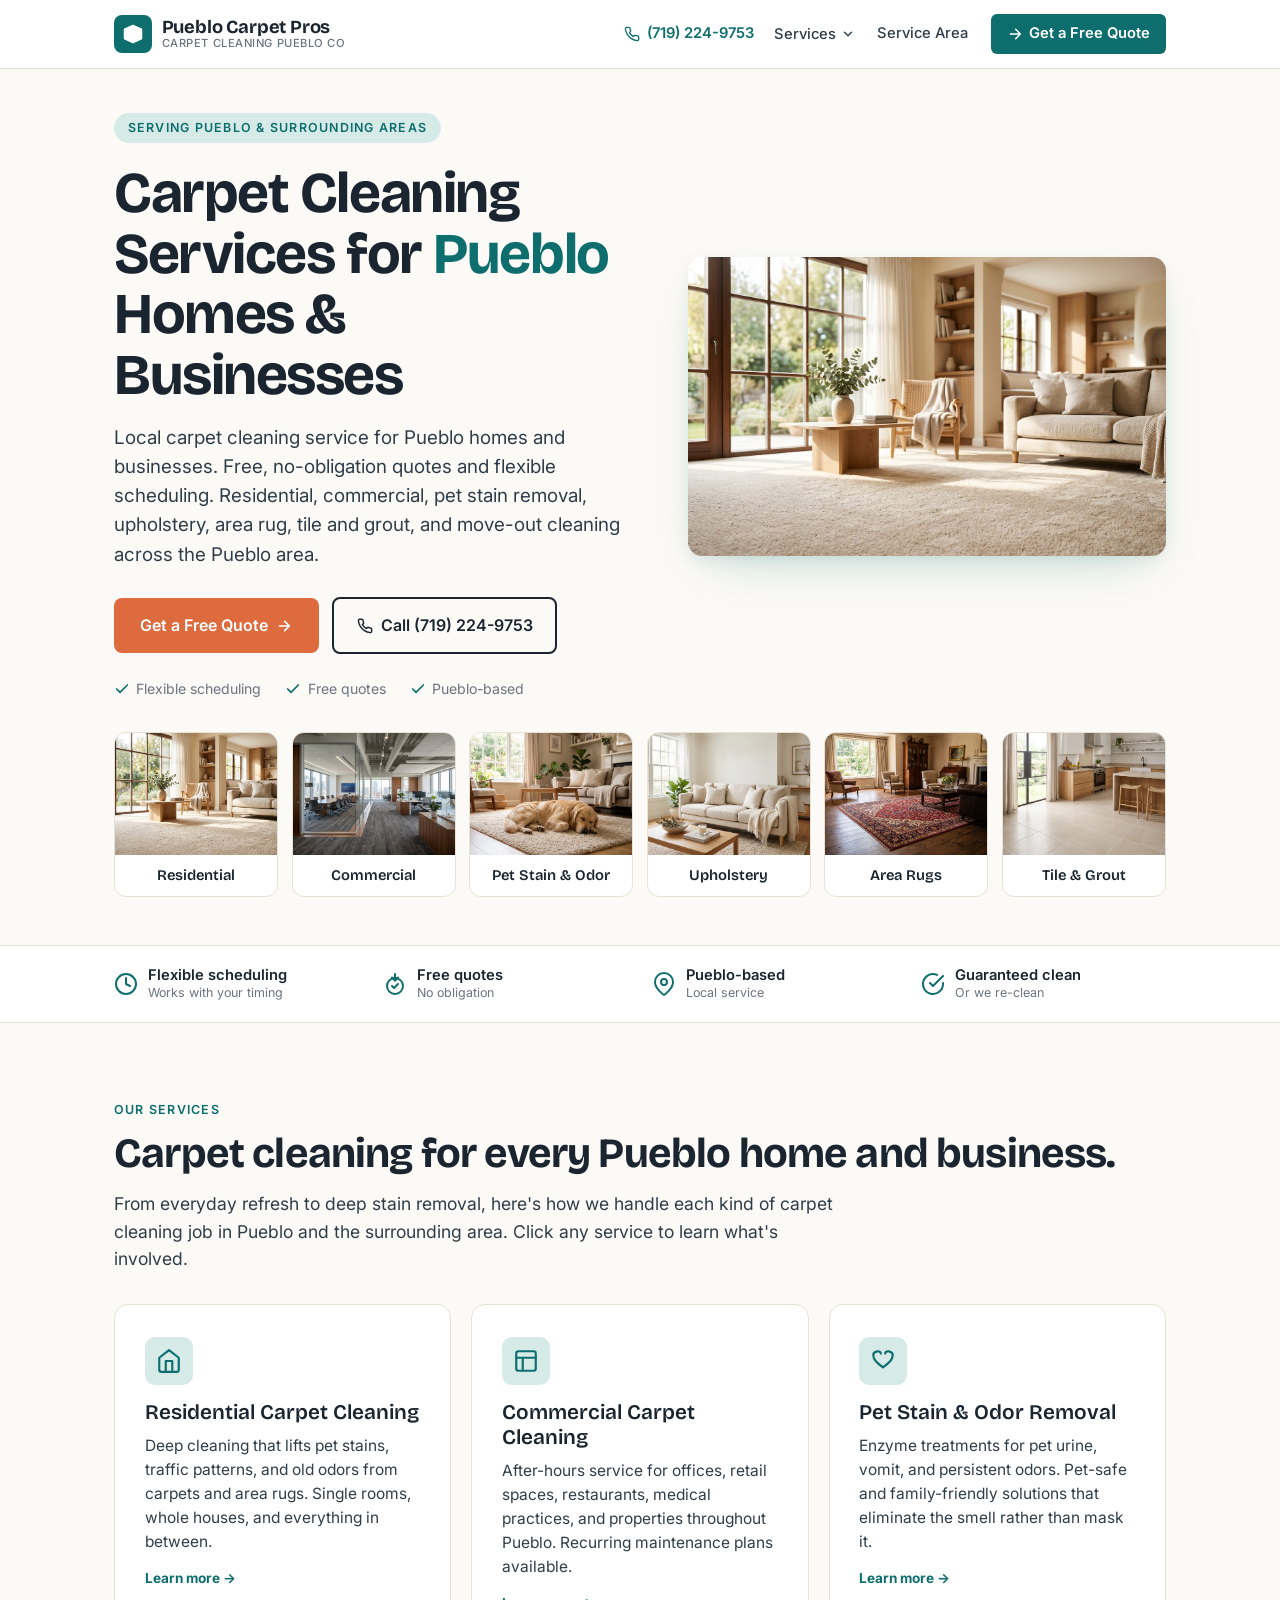
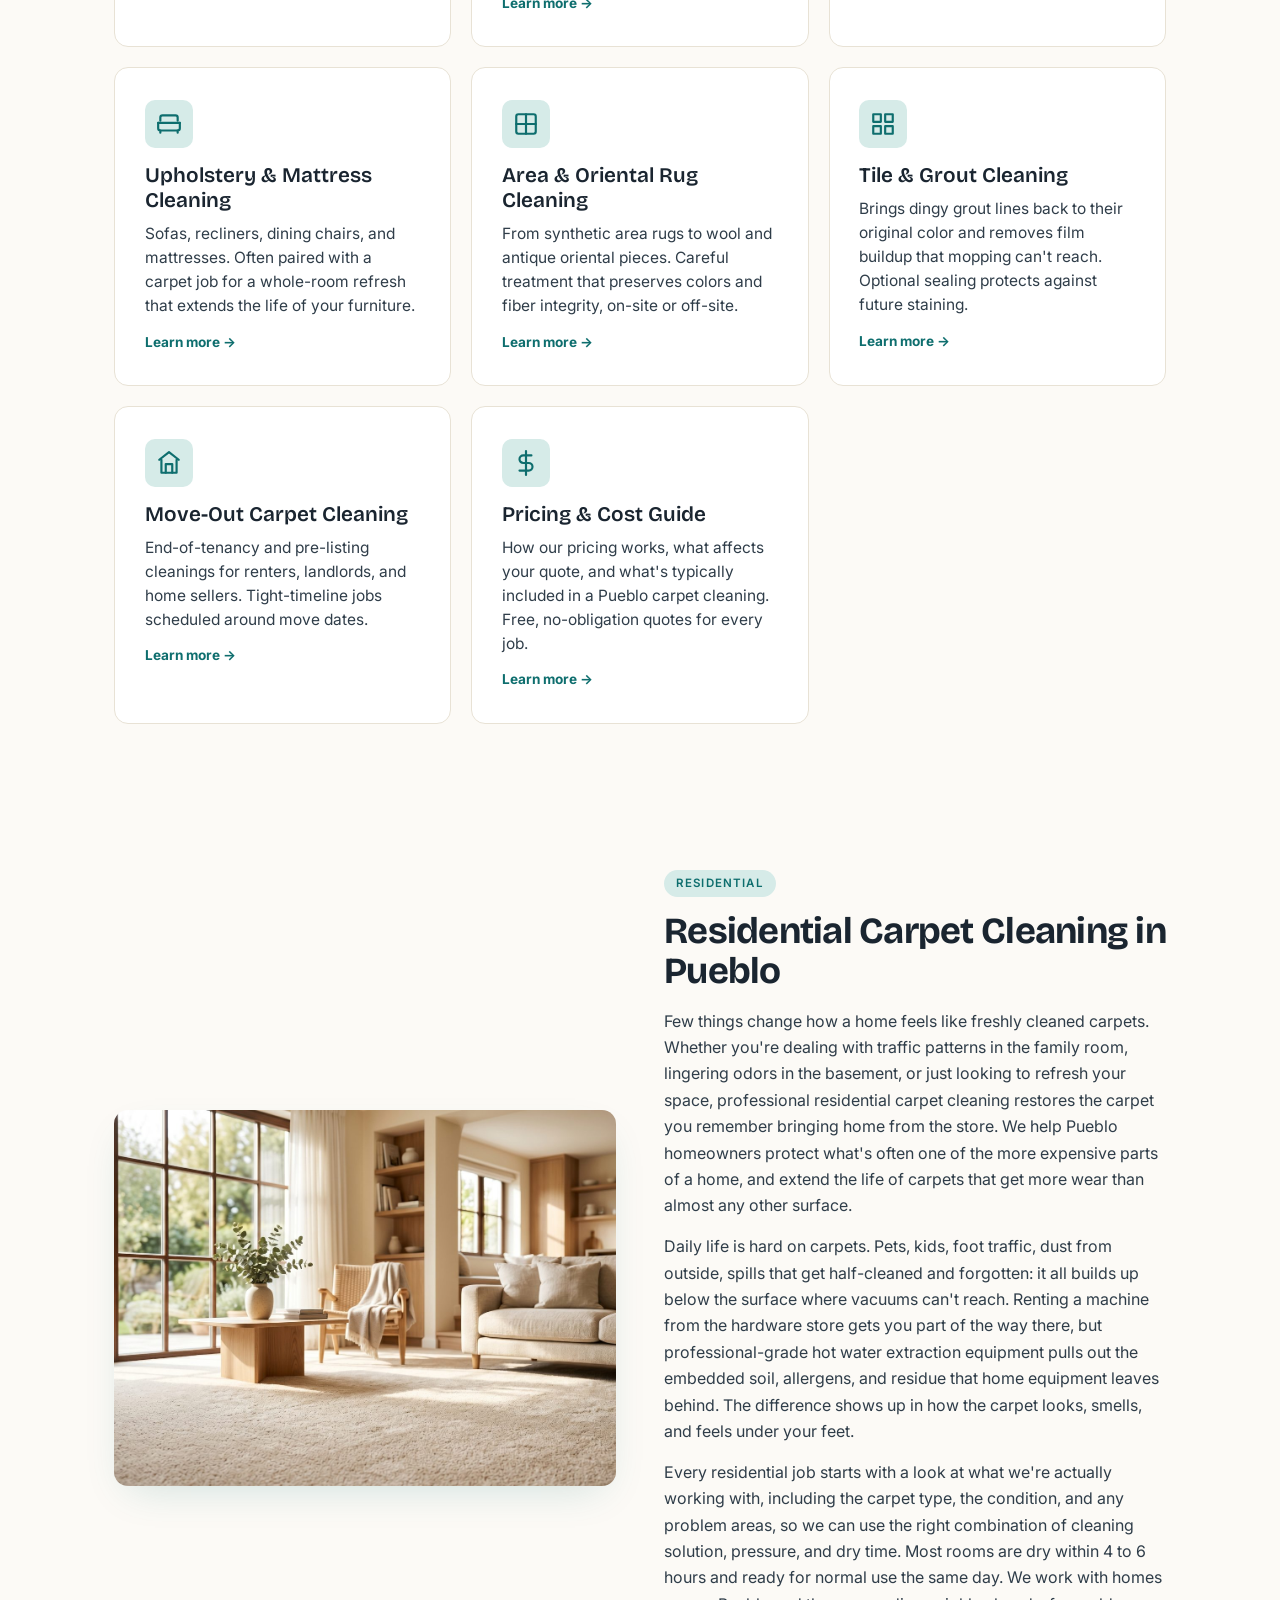
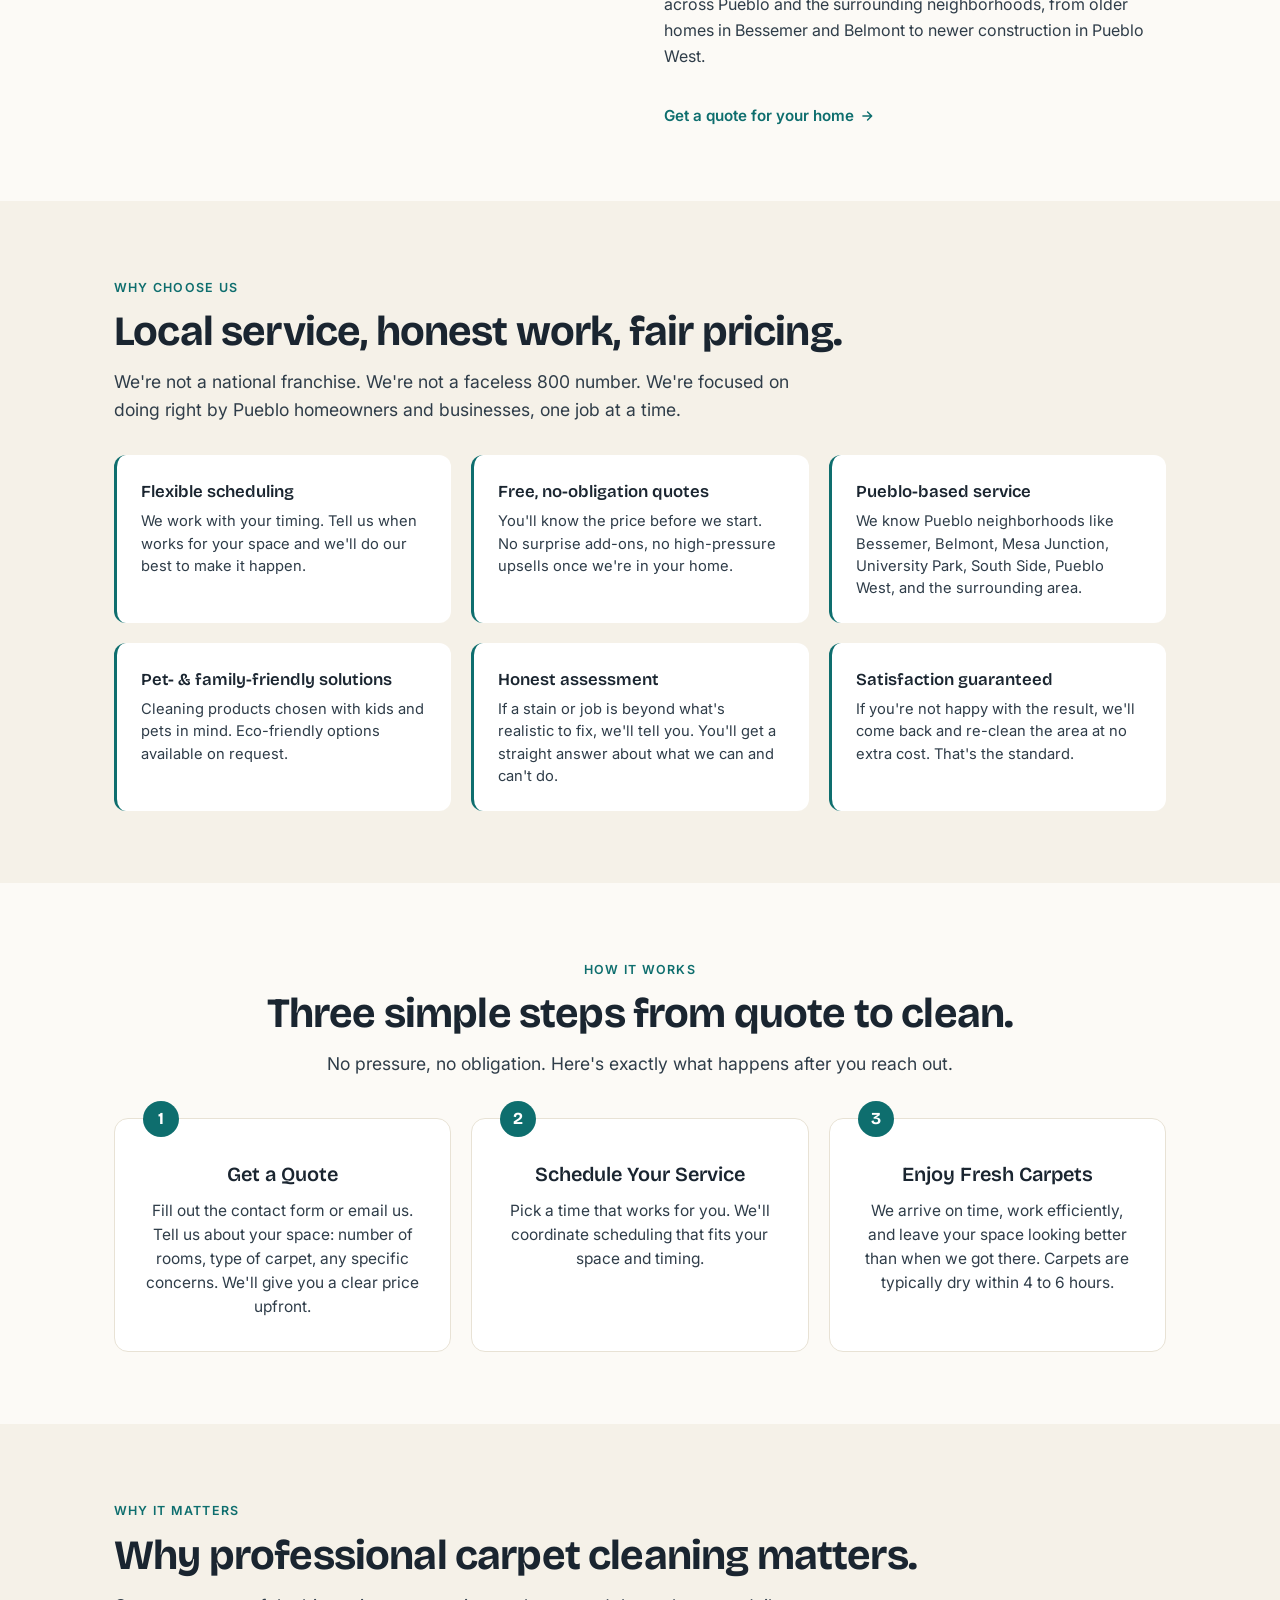
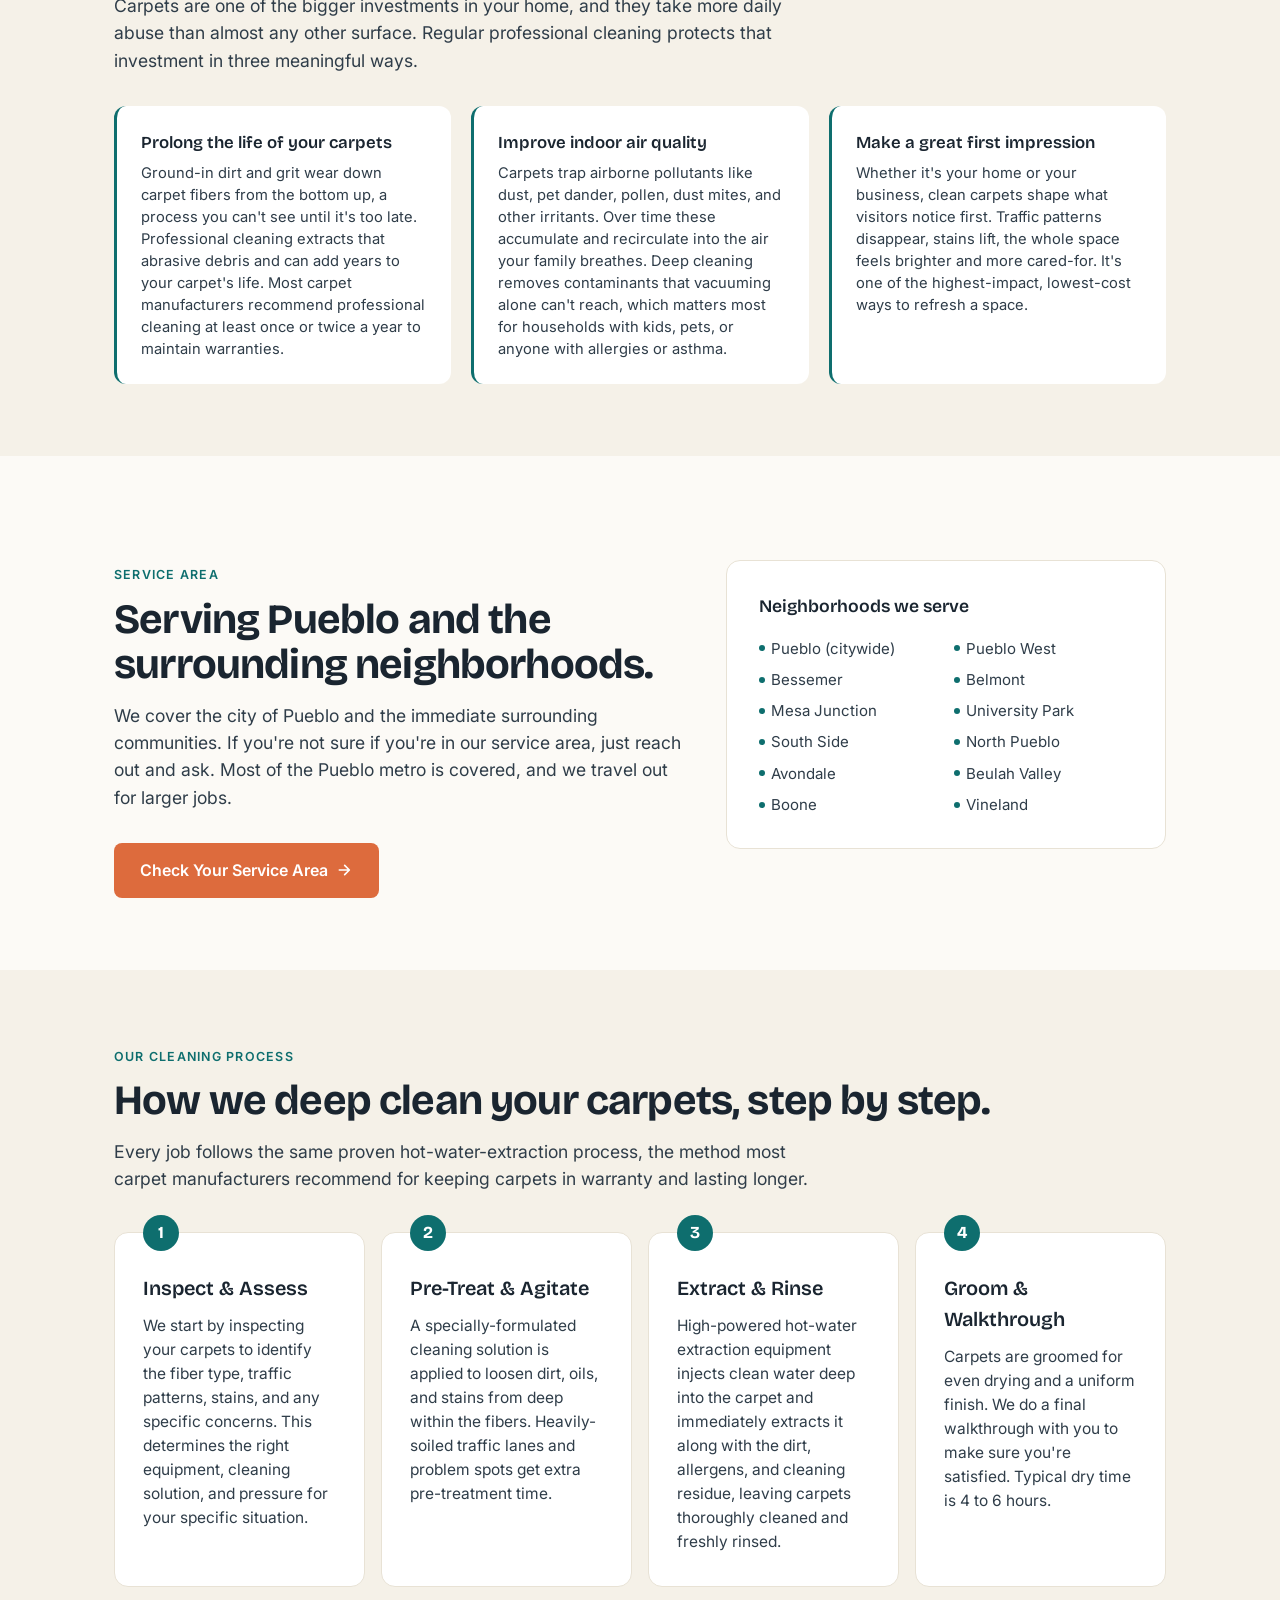
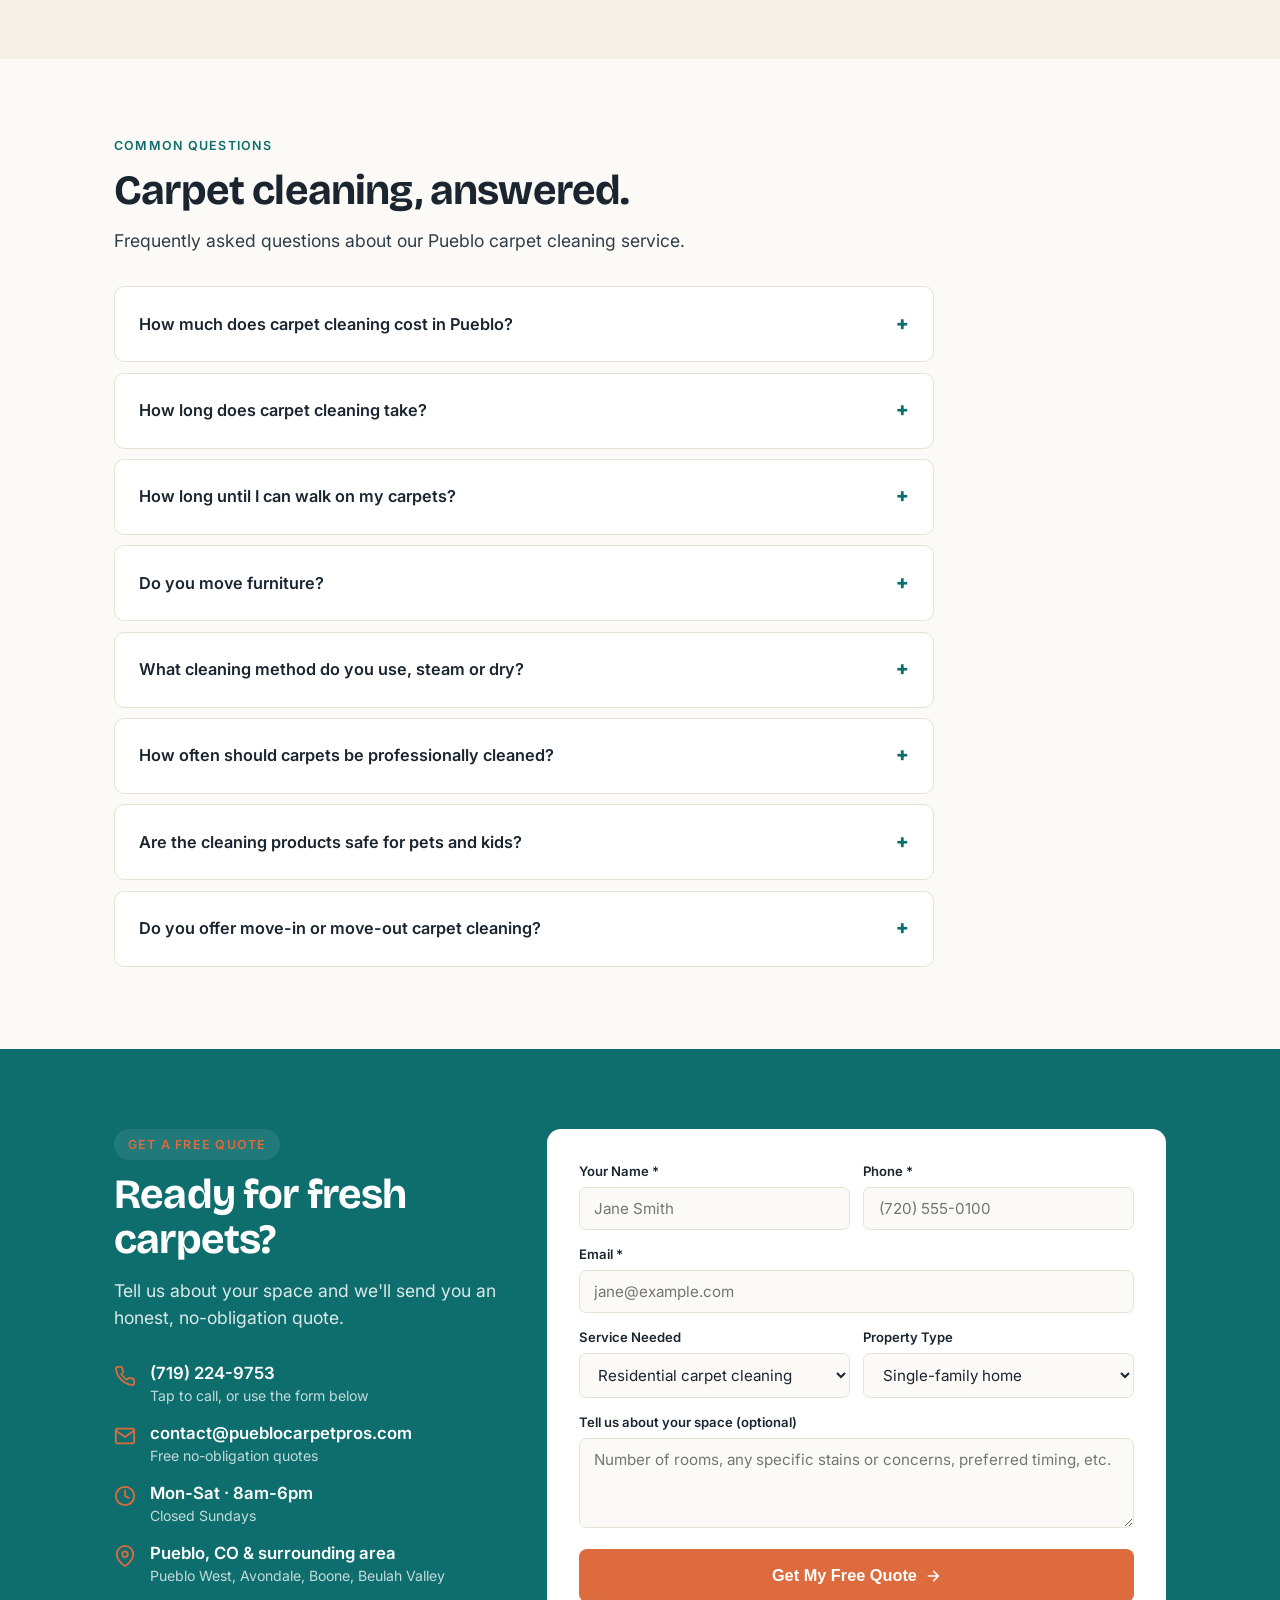
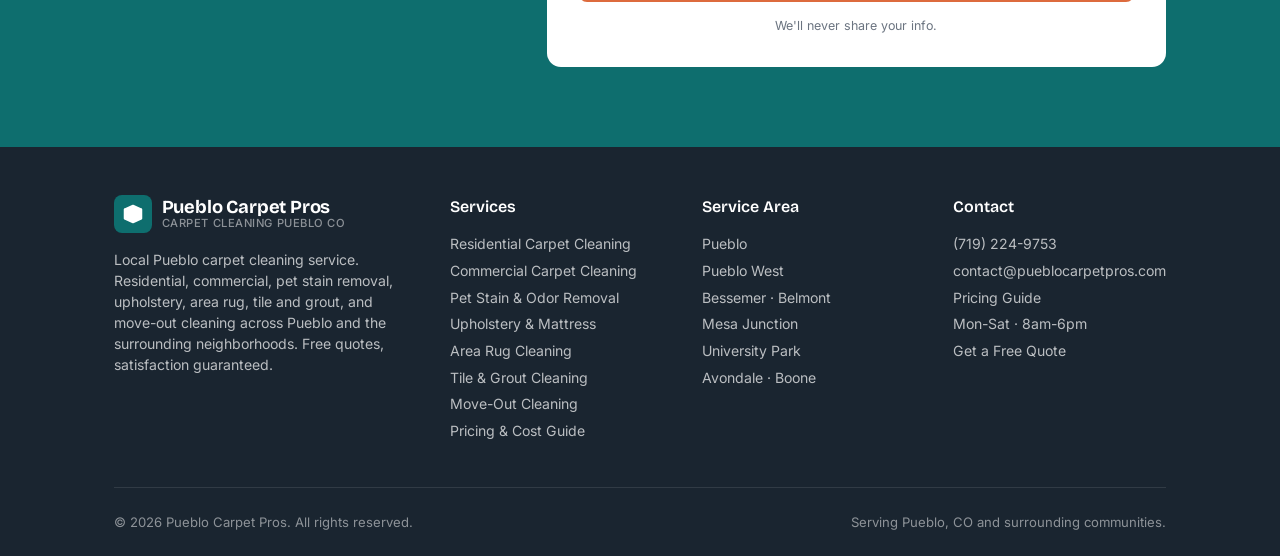
<file: index.html>
<!DOCTYPE html>
<html lang="en">
<head>
<meta charset="UTF-8" />
<meta name="viewport" content="width=device-width, initial-scale=1.0" />

<!-- Google tag (gtag.js) -->
<script async src="https://www.googletagmanager.com/gtag/js?id=G-DEKVT06JYV"></script>
<script>
  window.dataLayer = window.dataLayer || [];
  function gtag(){dataLayer.push(arguments);}
  gtag('js', new Date());
  gtag('config', 'G-DEKVT06JYV');
</script>

<title>Carpet Cleaning Pueblo CO | Pueblo Carpet Pros</title>
<meta name="description" content="Pueblo carpet cleaning for homes, rentals, and small businesses. Pet stains, upholstery, area rugs, tile, and move-out. Free quotes. (719) 224-9753." />
<meta name="robots" content="index, follow" />
<meta name="author" content="Pueblo Carpet Pros" />
<meta name="geo.region" content="US-CO" />
<meta name="geo.placename" content="Pueblo" />
<link rel="canonical" href="https://pueblocarpetpros.com/" />

<!-- Open Graph / Facebook -->
<meta property="og:type" content="website" />
<meta property="og:url" content="https://pueblocarpetpros.com/" />
<meta property="og:title" content="Carpet Cleaning Pueblo CO | Pueblo Carpet Pros" />
<meta property="og:description" content="Pueblo carpet cleaning for homes, rentals, and small businesses. Pet stains, upholstery, area rugs, tile, and move-out. Free quotes. (719) 224-9753." />
<meta property="og:image" content="https://pueblocarpetpros.com/images/residential.jpg" />
<meta property="og:locale" content="en_US" />

<!-- Twitter Card -->
<meta name="twitter:card" content="summary_large_image" />
<meta name="twitter:url" content="https://pueblocarpetpros.com/" />
<meta name="twitter:title" content="Carpet Cleaning Pueblo CO | Pueblo Carpet Pros" />
<meta name="twitter:description" content="Pueblo carpet cleaning for homes, rentals, and small businesses. Pet stains, upholstery, area rugs, tile, and move-out. Free quotes. (719) 224-9753." />
<meta name="twitter:image" content="https://pueblocarpetpros.com/images/residential.jpg" />

<!-- Inline SVG favicon (brand mark) -->
<link rel="icon" type="image/svg+xml" href="data:image/svg+xml,%3Csvg xmlns='http://www.w3.org/2000/svg' viewBox='0 0 32 32'%3E%3Crect width='32' height='32' rx='6' fill='%230e6e6e'/%3E%3Cpath d='M5 11l11-5 11 5M5 11v12l11 5 11-5V11M5 11l11 5 11-5M16 16v12' fill='none' stroke='%23ffffff' stroke-width='2.5' stroke-linecap='round' stroke-linejoin='round'/%3E%3C/svg%3E" />
<link rel="preconnect" href="https://fonts.googleapis.com">
<link rel="preconnect" href="https://fonts.gstatic.com" crossorigin>
<link href="https://fonts.googleapis.com/css2?family=Bricolage+Grotesque:opsz,wght@12..96,500;12..96,600;12..96,700&family=Inter:wght@400;500;600;700&display=swap" rel="stylesheet">

<script type="application/ld+json">
{
  "@context": "https://schema.org",
  "@type": "ProfessionalService",
  "name": "Pueblo Carpet Pros",
  "description": "Local Pueblo carpet cleaning service. Residential, commercial, pet stain removal, upholstery, area rug, tile and grout, and move-out carpet cleaning across Pueblo and surrounding neighborhoods.",
  "areaServed": [
    {"@type": "City", "name": "Pueblo"},
    {"@type": "City", "name": "Pueblo West"},
    {"@type": "City", "name": "Avondale"},
    {"@type": "City", "name": "Boone"}
  ],
  "url": "https://pueblocarpetpros.com",
  "telephone": "+1-719-224-9753",
  "email": "contact@pueblocarpetpros.com",
  "openingHours": "Mo-Sa 08:00-18:00"
}
</script>

<link rel="stylesheet" href="/styles.css" />
</head>
<body>

<!-- HEADER -->
<header class="header">
  <div class="wrap">
    <a href="/" class="logo">
      <span class="logo-mark">
        <svg viewBox="0 0 24 24" fill="none" stroke="currentColor" stroke-width="2.2" stroke-linecap="round" stroke-linejoin="round"><path d="M3 7l9-4 9 4M3 7v10l9 4 9-4V7M3 7l9 4 9-4M12 11v10"/></svg>
      </span>
      <span class="logo-text">Pueblo Carpet Pros<small>Carpet Cleaning Pueblo CO</small></span>
    </a>
    <div class="header-right">
      <a href="tel:+17192249753" class="phone-link" aria-label="Call Pueblo Carpet Pros at (719) 224-9753">
        <svg viewBox="0 0 24 24" fill="none" stroke="currentColor" stroke-width="2" stroke-linecap="round" stroke-linejoin="round"><path d="M22 16.92v3a2 2 0 0 1-2.18 2 19.79 19.79 0 0 1-8.63-3.07 19.5 19.5 0 0 1-6-6 19.79 19.79 0 0 1-3.07-8.67A2 2 0 0 1 4.11 2h3a2 2 0 0 1 2 1.72 12.84 12.84 0 0 0 .7 2.81 2 2 0 0 1-.45 2.11L8.09 9.91a16 16 0 0 0 6 6l1.27-1.27a2 2 0 0 1 2.11-.45 12.84 12.84 0 0 0 2.81.7A2 2 0 0 1 22 16.92z"/></svg>
        (719) 224-9753
      </a>
      <button class="nav-toggle" aria-label="Toggle menu" aria-expanded="false" aria-controls="primary-nav">
        <svg class="nav-icon-open" viewBox="0 0 24 24" fill="none" stroke="currentColor" stroke-width="2.2" stroke-linecap="round" stroke-linejoin="round"><line x1="3" y1="6" x2="21" y2="6"/><line x1="3" y1="12" x2="21" y2="12"/><line x1="3" y1="18" x2="21" y2="18"/></svg>
        <svg class="nav-icon-close" viewBox="0 0 24 24" fill="none" stroke="currentColor" stroke-width="2.2" stroke-linecap="round" stroke-linejoin="round"><line x1="6" y1="6" x2="18" y2="18"/><line x1="6" y1="18" x2="18" y2="6"/></svg>
      </button>
      <nav class="header-nav" id="primary-nav">
      <div class="nav-dropdown">
        <button class="nav-link nav-dropdown-toggle" aria-expanded="false" aria-haspopup="true">
          Services
          <svg class="nav-chevron" viewBox="0 0 24 24" fill="none" stroke="currentColor" stroke-width="2.4" stroke-linecap="round" stroke-linejoin="round"><polyline points="6 9 12 15 18 9"/></svg>
        </button>
        <div class="nav-dropdown-menu" role="menu">
          <a href="/#residential" role="menuitem">Residential Carpet Cleaning</a>
          <a href="/commercial-carpet-cleaning-pueblo/" role="menuitem">Commercial Carpet Cleaning</a>
          <a href="/pet-stain-removal-pueblo/" role="menuitem">Pet Stain &amp; Odor Removal</a>
          <a href="/upholstery-cleaning-pueblo/" role="menuitem">Upholstery &amp; Mattress Cleaning</a>
          <a href="/area-rug-cleaning-pueblo/" role="menuitem">Area Rug Cleaning</a>
          <a href="/tile-grout-cleaning-pueblo/" role="menuitem">Tile &amp; Grout Cleaning</a>
          <a href="/move-out-carpet-cleaning-pueblo/" role="menuitem">Move-Out Carpet Cleaning</a>
          <div class="nav-dropdown-sep"></div>
          <a href="/carpet-cleaning-cost-pueblo/" role="menuitem">Pricing &amp; Cost Guide</a>
        </div>
      </div>
      <a href="/#service-area" class="nav-link">Service Area</a>
      <a href="/#contact" class="phone-btn">
        <svg viewBox="0 0 24 24" fill="none" stroke="currentColor" stroke-width="2.2" stroke-linecap="round" stroke-linejoin="round"><path d="M5 12h14M13 5l7 7-7 7"/></svg>
        Get a Free Quote
      </a>
    </nav>
    </div>
  </div>
</header>

<!-- HERO -->
<section class="hero">
  <div class="wrap">
    <div class="hero-grid">
      <div>
        <span class="hero-eyebrow">Serving Pueblo &amp; Surrounding Areas</span>
        <h1>Carpet Cleaning Services for <span>Pueblo</span> Homes &amp; Businesses</h1>
        <p class="sub">Local carpet cleaning service for Pueblo homes and businesses. Free, no-obligation quotes and flexible scheduling. Residential, commercial, pet stain removal, upholstery, area rug, tile and grout, and move-out cleaning across the Pueblo area.</p>
        <div class="hero-ctas">
          <a href="#contact" class="btn-primary">
            Get a Free Quote
            <svg width="16" height="16" viewBox="0 0 24 24" fill="none" stroke="currentColor" stroke-width="2.5" stroke-linecap="round" stroke-linejoin="round"><path d="M5 12h14M13 5l7 7-7 7"/></svg>
          </a>
          <a href="tel:+17192249753" class="btn-secondary">
            <svg width="16" height="16" viewBox="0 0 24 24" fill="none" stroke="currentColor" stroke-width="2.2" stroke-linecap="round" stroke-linejoin="round"><path d="M22 16.92v3a2 2 0 0 1-2.18 2 19.79 19.79 0 0 1-8.63-3.07 19.5 19.5 0 0 1-6-6 19.79 19.79 0 0 1-3.07-8.67A2 2 0 0 1 4.11 2h3a2 2 0 0 1 2 1.72 12.84 12.84 0 0 0 .7 2.81 2 2 0 0 1-.45 2.11L8.09 9.91a16 16 0 0 0 6 6l1.27-1.27a2 2 0 0 1 2.11-.45 12.84 12.84 0 0 0 2.81.7A2 2 0 0 1 22 16.92z"/></svg>
            Call (719) 224-9753
          </a>
        </div>
        <div class="hero-trust">
          <span><svg viewBox="0 0 24 24" fill="none" stroke="currentColor" stroke-width="2.5" stroke-linecap="round" stroke-linejoin="round"><polyline points="20 6 9 17 4 12"/></svg> Flexible scheduling</span>
          <span><svg viewBox="0 0 24 24" fill="none" stroke="currentColor" stroke-width="2.5" stroke-linecap="round" stroke-linejoin="round"><polyline points="20 6 9 17 4 12"/></svg> Free quotes</span>
          <span><svg viewBox="0 0 24 24" fill="none" stroke="currentColor" stroke-width="2.5" stroke-linecap="round" stroke-linejoin="round"><polyline points="20 6 9 17 4 12"/></svg> Pueblo-based</span>
        </div>
      </div>
      <div class="hero-image">
        <img src="images/residential.jpg" alt="Bright clean living room with freshly cleaned carpet in a Pueblo, Colorado home" />
      </div>
    </div>
  </div>
</section>

<!-- HERO SERVICES STRIP -->
<section class="hero-services" aria-label="Services overview">
  <div class="wrap">
    <div class="hsv-grid">
      <a class="hsv-card" href="#residential">
        <div class="hsv-img"><img src="images/residential.jpg" alt="Residential carpet cleaning in a Pueblo home" loading="lazy" /></div>
        <span class="hsv-name">Residential</span>
      </a>
      <a class="hsv-card" href="/commercial-carpet-cleaning-pueblo/">
        <div class="hsv-img"><img src="images/commercial.jpg" alt="Commercial carpet cleaning for a Pueblo office" loading="lazy" /></div>
        <span class="hsv-name">Commercial</span>
      </a>
      <a class="hsv-card" href="/pet-stain-removal-pueblo/">
        <div class="hsv-img"><img src="images/pet-stain.jpg" alt="Pet stain and odor removal" loading="lazy" /></div>
        <span class="hsv-name">Pet Stain &amp; Odor</span>
      </a>
      <a class="hsv-card" href="/upholstery-cleaning-pueblo/">
        <div class="hsv-img"><img src="images/upholstery.jpg" alt="Upholstery cleaning in a Pueblo home" loading="lazy" /></div>
        <span class="hsv-name">Upholstery</span>
      </a>
      <a class="hsv-card" href="/area-rug-cleaning-pueblo/">
        <div class="hsv-img"><img src="images/area-rug.jpg" alt="Area rug cleaning" loading="lazy" /></div>
        <span class="hsv-name">Area Rugs</span>
      </a>
      <a class="hsv-card" href="/tile-grout-cleaning-pueblo/">
        <div class="hsv-img"><img src="images/tile-grout.jpg" alt="Tile and grout cleaning in a Pueblo kitchen" loading="lazy" /></div>
        <span class="hsv-name">Tile &amp; Grout</span>
      </a>
    </div>
  </div>
</section>

<!-- TRUST BAR -->
<div class="trust-bar">
  <div class="wrap trust-bar-grid">
    <div class="trust-item">
      <svg viewBox="0 0 24 24" fill="none" stroke="currentColor" stroke-width="2" stroke-linecap="round" stroke-linejoin="round"><circle cx="12" cy="12" r="10"/><polyline points="12 6 12 12 16 14"/></svg>
      <div><strong>Flexible scheduling</strong><small>Works with your timing</small></div>
    </div>
    <div class="trust-item">
      <svg viewBox="0 0 24 24" fill="none" stroke="currentColor" stroke-width="2" stroke-linecap="round" stroke-linejoin="round"><path d="M12 2v6.5l3-3"/><path d="M12 8.5l-3-3"/><circle cx="12" cy="14" r="8"/><path d="M9 14l2 2 4-4"/></svg>
      <div><strong>Free quotes</strong><small>No obligation</small></div>
    </div>
    <div class="trust-item">
      <svg viewBox="0 0 24 24" fill="none" stroke="currentColor" stroke-width="2" stroke-linecap="round" stroke-linejoin="round"><path d="M21 10c0 7-9 13-9 13s-9-6-9-13a9 9 0 0 1 18 0z"/><circle cx="12" cy="10" r="3"/></svg>
      <div><strong>Pueblo-based</strong><small>Local service</small></div>
    </div>
    <div class="trust-item">
      <svg viewBox="0 0 24 24" fill="none" stroke="currentColor" stroke-width="2" stroke-linecap="round" stroke-linejoin="round"><path d="M22 11.08V12a10 10 0 1 1-5.93-9.14"/><polyline points="22 4 12 14.01 9 11.01"/></svg>
      <div><strong>Guaranteed clean</strong><small>Or we re-clean</small></div>
    </div>
  </div>
</div>

<!-- SERVICES -->
<section id="services">
  <div class="wrap">
    <span class="section-eyebrow">Our Services</span>
    <h2>Carpet cleaning for every Pueblo home and business.</h2>
    <p class="section-lead">From everyday refresh to deep stain removal, here's how we handle each kind of carpet cleaning job in Pueblo and the surrounding area. Click any service to learn what's involved.</p>

    <div class="services-grid">
      <a href="#residential" class="service-card" style="text-decoration:none; color:inherit;">
        <div class="service-icon">
          <svg viewBox="0 0 24 24" fill="none" stroke="currentColor" stroke-width="2" stroke-linecap="round" stroke-linejoin="round"><path d="M3 9l9-7 9 7v11a2 2 0 0 1-2 2H5a2 2 0 0 1-2-2z"/><polyline points="9 22 9 12 15 12 15 22"/></svg>
        </div>
        <h3>Residential Carpet Cleaning</h3>
        <p>Deep cleaning that lifts pet stains, traffic patterns, and old odors from carpets and area rugs. Single rooms, whole houses, and everything in between.</p>
        <div class="price"><strong>Learn more →</strong></div>
      </a>

      <a href="/commercial-carpet-cleaning-pueblo/" class="service-card" style="text-decoration:none; color:inherit;">
        <div class="service-icon">
          <svg viewBox="0 0 24 24" fill="none" stroke="currentColor" stroke-width="2" stroke-linecap="round" stroke-linejoin="round"><rect x="3" y="3" width="18" height="18" rx="2" ry="2"/><line x1="3" y1="9" x2="21" y2="9"/><line x1="9" y1="21" x2="9" y2="9"/></svg>
        </div>
        <h3>Commercial Carpet Cleaning</h3>
        <p>After-hours service for offices, retail spaces, restaurants, medical practices, and properties throughout Pueblo. Recurring maintenance plans available.</p>
        <div class="price"><strong>Learn more →</strong></div>
      </a>

      <a href="/pet-stain-removal-pueblo/" class="service-card" style="text-decoration:none; color:inherit;">
        <div class="service-icon">
          <svg viewBox="0 0 24 24" fill="none" stroke="currentColor" stroke-width="2" stroke-linecap="round" stroke-linejoin="round"><path d="M10 5.172C10 3.782 8.423 2.679 6.5 3.061 4.577 3.443 3 5.024 3 6.5c0 4.5 4 7.5 9 11.5 5-4 9-7 9-11.5 0-1.476-1.577-3.057-3.5-3.439C15.577 2.679 14 3.782 14 5.172"/></svg>
        </div>
        <h3>Pet Stain &amp; Odor Removal</h3>
        <p>Enzyme treatments for pet urine, vomit, and persistent odors. Pet-safe and family-friendly solutions that eliminate the smell rather than mask it.</p>
        <div class="price"><strong>Learn more →</strong></div>
      </a>

      <a href="/upholstery-cleaning-pueblo/" class="service-card" style="text-decoration:none; color:inherit;">
        <div class="service-icon">
          <svg viewBox="0 0 24 24" fill="none" stroke="currentColor" stroke-width="2" stroke-linecap="round" stroke-linejoin="round"><path d="M20 9V6a2 2 0 0 0-2-2H6a2 2 0 0 0-2 2v3"/><path d="M2 11v5a2 2 0 0 0 2 2v2"/><path d="M22 11v5a2 2 0 0 1-2 2v2"/><path d="M4 18h16"/><path d="M2 11h20"/></svg>
        </div>
        <h3>Upholstery &amp; Mattress Cleaning</h3>
        <p>Sofas, recliners, dining chairs, and mattresses. Often paired with a carpet job for a whole-room refresh that extends the life of your furniture.</p>
        <div class="price"><strong>Learn more →</strong></div>
      </a>

      <a href="/area-rug-cleaning-pueblo/" class="service-card" style="text-decoration:none; color:inherit;">
        <div class="service-icon">
          <svg viewBox="0 0 24 24" fill="none" stroke="currentColor" stroke-width="2" stroke-linecap="round" stroke-linejoin="round"><rect x="3" y="3" width="18" height="18" rx="2"/><path d="M3 12h18M12 3v18"/></svg>
        </div>
        <h3>Area &amp; Oriental Rug Cleaning</h3>
        <p>From synthetic area rugs to wool and antique oriental pieces. Careful treatment that preserves colors and fiber integrity, on-site or off-site.</p>
        <div class="price"><strong>Learn more →</strong></div>
      </a>

      <a href="/tile-grout-cleaning-pueblo/" class="service-card" style="text-decoration:none; color:inherit;">
        <div class="service-icon">
          <svg viewBox="0 0 24 24" fill="none" stroke="currentColor" stroke-width="2" stroke-linecap="round" stroke-linejoin="round"><path d="M3 3h7v7H3zM14 3h7v7h-7zM3 14h7v7H3zM14 14h7v7h-7z"/></svg>
        </div>
        <h3>Tile &amp; Grout Cleaning</h3>
        <p>Brings dingy grout lines back to their original color and removes film buildup that mopping can't reach. Optional sealing protects against future staining.</p>
        <div class="price"><strong>Learn more →</strong></div>
      </a>

      <a href="/move-out-carpet-cleaning-pueblo/" class="service-card" style="text-decoration:none; color:inherit;">
        <div class="service-icon">
          <svg viewBox="0 0 24 24" fill="none" stroke="currentColor" stroke-width="2" stroke-linecap="round" stroke-linejoin="round"><path d="M3 9l9-7 9 7M5 9v12h14V9"/><path d="M9 21V13h6v8"/></svg>
        </div>
        <h3>Move-Out Carpet Cleaning</h3>
        <p>End-of-tenancy and pre-listing cleanings for renters, landlords, and home sellers. Tight-timeline jobs scheduled around move dates.</p>
        <div class="price"><strong>Learn more →</strong></div>
      </a>

      <a href="/carpet-cleaning-cost-pueblo/" class="service-card" style="text-decoration:none; color:inherit;">
        <div class="service-icon">
          <svg viewBox="0 0 24 24" fill="none" stroke="currentColor" stroke-width="2" stroke-linecap="round" stroke-linejoin="round"><line x1="12" y1="1" x2="12" y2="23"/><path d="M17 5H9.5a3.5 3.5 0 0 0 0 7h5a3.5 3.5 0 0 1 0 7H6"/></svg>
        </div>
        <h3>Pricing &amp; Cost Guide</h3>
        <p>How our pricing works, what affects your quote, and what's typically included in a Pueblo carpet cleaning. Free, no-obligation quotes for every job.</p>
        <div class="price"><strong>Learn more →</strong></div>
      </a>
    </div>
  </div>
</section>

<!-- RESIDENTIAL DETAIL (the core service kept on the homepage) -->
<section id="residential" class="service-details">
  <div class="wrap">
    <div class="service-detail">
      <div class="sd-image">
        <img src="images/residential.jpg" alt="Bright clean living room with freshly cleaned residential carpet in Pueblo, Colorado" loading="lazy" />
      </div>
      <div class="sd-content">
        <span class="sd-eyebrow">Residential</span>
        <h2 style="font-size: clamp(1.7rem, 3.2vw, 2.3rem); margin-bottom: 1rem;">Residential Carpet Cleaning in Pueblo</h2>
        <p>Few things change how a home feels like freshly cleaned carpets. Whether you're dealing with traffic patterns in the family room, lingering odors in the basement, or just looking to refresh your space, professional residential carpet cleaning restores the carpet you remember bringing home from the store. We help Pueblo homeowners protect what's often one of the more expensive parts of a home, and extend the life of carpets that get more wear than almost any other surface.</p>
        <p>Daily life is hard on carpets. Pets, kids, foot traffic, dust from outside, spills that get half-cleaned and forgotten: it all builds up below the surface where vacuums can't reach. Renting a machine from the hardware store gets you part of the way there, but professional-grade hot water extraction equipment pulls out the embedded soil, allergens, and residue that home equipment leaves behind. The difference shows up in how the carpet looks, smells, and feels under your feet.</p>
        <p>Every residential job starts with a look at what we're actually working with, including the carpet type, the condition, and any problem areas, so we can use the right combination of cleaning solution, pressure, and dry time. Most rooms are dry within 4 to 6 hours and ready for normal use the same day. We work with homes across Pueblo and the surrounding neighborhoods, from older homes in Bessemer and Belmont to newer construction in Pueblo West.</p>
        <a href="#contact" class="sd-cta">Get a quote for your home <svg viewBox="0 0 24 24" fill="none" stroke="currentColor" stroke-width="2.5" stroke-linecap="round" stroke-linejoin="round"><path d="M5 12h14M13 5l7 7-7 7"/></svg></a>
      </div>
    </div>
  </div>
</section>

<!-- WHY US -->
<section class="why-us">
  <div class="wrap">
    <span class="section-eyebrow">Why Choose Us</span>
    <h2>Local service, honest work, fair pricing.</h2>
    <p class="section-lead">We're not a national franchise. We're not a faceless 800 number. We're focused on doing right by Pueblo homeowners and businesses, one job at a time.</p>

    <div class="why-grid">
      <div class="why-item">
        <h4>Flexible scheduling</h4>
        <p>We work with your timing. Tell us when works for your space and we'll do our best to make it happen.</p>
      </div>
      <div class="why-item">
        <h4>Free, no-obligation quotes</h4>
        <p>You'll know the price before we start. No surprise add-ons, no high-pressure upsells once we're in your home.</p>
      </div>
      <div class="why-item">
        <h4>Pueblo-based service</h4>
        <p>We know Pueblo neighborhoods like Bessemer, Belmont, Mesa Junction, University Park, South Side, Pueblo West, and the surrounding area.</p>
      </div>
      <div class="why-item">
        <h4>Pet- &amp; family-friendly solutions</h4>
        <p>Cleaning products chosen with kids and pets in mind. Eco-friendly options available on request.</p>
      </div>
      <div class="why-item">
        <h4>Honest assessment</h4>
        <p>If a stain or job is beyond what's realistic to fix, we'll tell you. You'll get a straight answer about what we can and can't do.</p>
      </div>
      <div class="why-item">
        <h4>Satisfaction guaranteed</h4>
        <p>If you're not happy with the result, we'll come back and re-clean the area at no extra cost. That's the standard.</p>
      </div>
    </div>
  </div>
</section>

<!-- HOW IT WORKS -->
<section>
  <div class="wrap text-center-section">
    <span class="section-eyebrow">How It Works</span>
    <h2>Three simple steps from quote to clean.</h2>
    <p class="section-lead">No pressure, no obligation. Here's exactly what happens after you reach out.</p>

    <div class="steps-grid">
      <div class="step">
        <div class="step-num">1</div>
        <h4>Get a Quote</h4>
        <p>Fill out the contact form or email us. Tell us about your space: number of rooms, type of carpet, any specific concerns. We'll give you a clear price upfront.</p>
      </div>
      <div class="step">
        <div class="step-num">2</div>
        <h4>Schedule Your Service</h4>
        <p>Pick a time that works for you. We'll coordinate scheduling that fits your space and timing.</p>
      </div>
      <div class="step">
        <div class="step-num">3</div>
        <h4>Enjoy Fresh Carpets</h4>
        <p>We arrive on time, work efficiently, and leave your space looking better than when we got there. Carpets are typically dry within 4 to 6 hours.</p>
      </div>
    </div>
  </div>
</section>

<!-- WHY IT MATTERS -->
<section class="why-us">
  <div class="wrap">
    <span class="section-eyebrow">Why It Matters</span>
    <h2>Why professional carpet cleaning matters.</h2>
    <p class="section-lead">Carpets are one of the bigger investments in your home, and they take more daily abuse than almost any other surface. Regular professional cleaning protects that investment in three meaningful ways.</p>

    <div class="why-grid">
      <div class="why-item">
        <h4>Prolong the life of your carpets</h4>
        <p>Ground-in dirt and grit wear down carpet fibers from the bottom up, a process you can't see until it's too late. Professional cleaning extracts that abrasive debris and can add years to your carpet's life. Most carpet manufacturers recommend professional cleaning at least once or twice a year to maintain warranties.</p>
      </div>
      <div class="why-item">
        <h4>Improve indoor air quality</h4>
        <p>Carpets trap airborne pollutants like dust, pet dander, pollen, dust mites, and other irritants. Over time these accumulate and recirculate into the air your family breathes. Deep cleaning removes contaminants that vacuuming alone can't reach, which matters most for households with kids, pets, or anyone with allergies or asthma.</p>
      </div>
      <div class="why-item">
        <h4>Make a great first impression</h4>
        <p>Whether it's your home or your business, clean carpets shape what visitors notice first. Traffic patterns disappear, stains lift, the whole space feels brighter and more cared-for. It's one of the highest-impact, lowest-cost ways to refresh a space.</p>
      </div>
    </div>
  </div>
</section>

<!-- SERVICE AREA -->
<section id="service-area">
  <div class="wrap">
    <div class="area-grid">
      <div>
        <span class="section-eyebrow">Service Area</span>
        <h2>Serving Pueblo and the surrounding neighborhoods.</h2>
        <p class="section-lead">We cover the city of Pueblo and the immediate surrounding communities. If you're not sure if you're in our service area, just reach out and ask. Most of the Pueblo metro is covered, and we travel out for larger jobs.</p>
        <a href="#contact" class="btn-primary">
          Check Your Service Area
          <svg width="16" height="16" viewBox="0 0 24 24" fill="none" stroke="currentColor" stroke-width="2.5" stroke-linecap="round" stroke-linejoin="round"><path d="M5 12h14M13 5l7 7-7 7"/></svg>
        </a>
      </div>
      <div class="area-list">
        <h3>Neighborhoods we serve</h3>
        <ul>
          <li>Pueblo (citywide)</li>
          <li>Pueblo West</li>
          <li>Bessemer</li>
          <li>Belmont</li>
          <li>Mesa Junction</li>
          <li>University Park</li>
          <li>South Side</li>
          <li>North Pueblo</li>
          <li>Avondale</li>
          <li>Beulah Valley</li>
          <li>Boone</li>
          <li>Vineland</li>
        </ul>
      </div>
    </div>
  </div>
</section>

<!-- CLEANING PROCESS -->
<section class="testimonials">
  <div class="wrap">
    <span class="section-eyebrow">Our Cleaning Process</span>
    <h2>How we deep clean your carpets, step by step.</h2>
    <p class="section-lead">Every job follows the same proven hot-water-extraction process, the method most carpet manufacturers recommend for keeping carpets in warranty and lasting longer.</p>

    <div class="steps-grid-4">
      <div class="step">
        <div class="step-num">1</div>
        <h4>Inspect &amp; Assess</h4>
        <p>We start by inspecting your carpets to identify the fiber type, traffic patterns, stains, and any specific concerns. This determines the right equipment, cleaning solution, and pressure for your specific situation.</p>
      </div>
      <div class="step">
        <div class="step-num">2</div>
        <h4>Pre-Treat &amp; Agitate</h4>
        <p>A specially-formulated cleaning solution is applied to loosen dirt, oils, and stains from deep within the fibers. Heavily-soiled traffic lanes and problem spots get extra pre-treatment time.</p>
      </div>
      <div class="step">
        <div class="step-num">3</div>
        <h4>Extract &amp; Rinse</h4>
        <p>High-powered hot-water extraction equipment injects clean water deep into the carpet and immediately extracts it along with the dirt, allergens, and cleaning residue, leaving carpets thoroughly cleaned and freshly rinsed.</p>
      </div>
      <div class="step">
        <div class="step-num">4</div>
        <h4>Groom &amp; Walkthrough</h4>
        <p>Carpets are groomed for even drying and a uniform finish. We do a final walkthrough with you to make sure you're satisfied. Typical dry time is 4 to 6 hours.</p>
      </div>
    </div>
  </div>
</section>

<!-- FAQ -->
<section>
  <div class="wrap">
    <span class="section-eyebrow">Common Questions</span>
    <h2>Carpet cleaning, answered.</h2>
    <p class="section-lead">Frequently asked questions about our Pueblo carpet cleaning service.</p>

    <div class="faq-list">
      <details class="faq-item">
        <summary class="faq-q">How much does carpet cleaning cost in Pueblo?</summary>
        <div class="faq-a">Pricing depends on several factors: the number of rooms or total square footage, type of carpet, condition (light maintenance vs. heavy soiling), and any specialty treatments needed like pet stain or odor removal. Every job is quoted individually after we understand what's actually involved. Quotes are always free, no-obligation, and given upfront so there are no surprises when we arrive. For a detailed breakdown of what affects pricing and what national industry averages look like, see our <a href="/carpet-cleaning-cost-pueblo/">Pueblo carpet cleaning pricing guide</a>, or fill out the form for a quick quote.</div>
      </details>
      <details class="faq-item">
        <summary class="faq-q">How long does carpet cleaning take?</summary>
        <div class="faq-a">A single room typically takes 30 to 45 minutes. A three-room job is usually 90 minutes to 2 hours. A whole house with five rooms runs about 3 to 4 hours depending on furniture, carpet condition, and any treatments needed.</div>
      </details>
      <details class="faq-item">
        <summary class="faq-q">How long until I can walk on my carpets?</summary>
        <div class="faq-a">Carpets are usually dry within 4 to 6 hours of cleaning. You can walk on them right away in clean socks or bare feet, but we recommend keeping pets and outside shoes off until fully dry, usually by the end of the day. Drying time depends on humidity, ventilation, and carpet thickness.</div>
      </details>
      <details class="faq-item">
        <summary class="faq-q">Do you move furniture?</summary>
        <div class="faq-a">We move small to medium furniture (chairs, end tables, light couches) as part of standard service. Heavy or built-in furniture (bookcases, beds, pianos) typically stays put and we clean around them. Let us know if you'd like a specific arrangement when you book. We can plan for it.</div>
      </details>
      <details class="faq-item">
        <summary class="faq-q">What cleaning method do you use, steam or dry?</summary>
        <div class="faq-a">We primarily use hot water extraction (often called "steam cleaning"), which is the method most carpet manufacturers recommend for keeping warranties valid. For situations where fast dry time matters (commercial spaces during business hours, low-pile commercial carpets), low-moisture methods are available on request.</div>
      </details>
      <details class="faq-item">
        <summary class="faq-q">How often should carpets be professionally cleaned?</summary>
        <div class="faq-a">For most Pueblo homes, every 12 to 18 months is the sweet spot. Households with pets, kids, or heavy foot traffic benefit from cleanings every 6 to 12 months. Commercial spaces typically schedule quarterly or semi-annually depending on traffic volume. Regular cleaning extends carpet life significantly.</div>
      </details>
      <details class="faq-item">
        <summary class="faq-q">Are the cleaning products safe for pets and kids?</summary>
        <div class="faq-a">Yes. Standard treatments are pet- and family-friendly when used as directed and after the carpet has dried. Eco-friendly and fragrance-free options are available on request. Just let us know when you book.</div>
      </details>
      <details class="faq-item">
        <summary class="faq-q">Do you offer move-in or move-out carpet cleaning?</summary>
        <div class="faq-a">Yes, this is one of our most common Pueblo jobs. Property managers, landlords, and homeowners selling their place all use us for end-of-tenancy or pre-listing cleanings. We can usually accommodate tight timing if you let us know in advance. See our dedicated <a href="/move-out-carpet-cleaning-pueblo/">move-out carpet cleaning page</a> for details.</div>
      </details>
    </div>
  </div>
</section>

<!-- CONTACT -->
<section id="contact" class="contact">
  <div class="wrap contact-grid">
    <div class="contact-info">
      <span class="section-eyebrow">Get a Free Quote</span>
      <h2>Ready for fresh carpets?</h2>
      <p class="section-lead">Tell us about your space and we'll send you an honest, no-obligation quote.</p>

      <div class="contact-details">
        <div class="contact-detail">
          <svg viewBox="0 0 24 24" fill="none" stroke="currentColor" stroke-width="2" stroke-linecap="round" stroke-linejoin="round"><path d="M22 16.92v3a2 2 0 0 1-2.18 2 19.79 19.79 0 0 1-8.63-3.07 19.5 19.5 0 0 1-6-6 19.79 19.79 0 0 1-3.07-8.67A2 2 0 0 1 4.11 2h3a2 2 0 0 1 2 1.72 12.84 12.84 0 0 0 .7 2.81 2 2 0 0 1-.45 2.11L8.09 9.91a16 16 0 0 0 6 6l1.27-1.27a2 2 0 0 1 2.11-.45 12.84 12.84 0 0 0 2.81.7A2 2 0 0 1 22 16.92z"/></svg>
          <div><strong><a href="tel:+17192249753" style="color:#fff;">(719) 224-9753</a></strong><span>Tap to call, or use the form below</span></div>
        </div>
        <div class="contact-detail">
          <svg viewBox="0 0 24 24" fill="none" stroke="currentColor" stroke-width="2" stroke-linecap="round" stroke-linejoin="round"><path d="M4 4h16c1.1 0 2 .9 2 2v12c0 1.1-.9 2-2 2H4c-1.1 0-2-.9-2-2V6c0-1.1.9-2 2-2z"/><polyline points="22,6 12,13 2,6"/></svg>
          <div><strong>contact@pueblocarpetpros.com</strong><span>Free no-obligation quotes</span></div>
        </div>
        <div class="contact-detail">
          <svg viewBox="0 0 24 24" fill="none" stroke="currentColor" stroke-width="2" stroke-linecap="round" stroke-linejoin="round"><circle cx="12" cy="12" r="10"/><polyline points="12 6 12 12 16 14"/></svg>
          <div><strong>Mon-Sat · 8am-6pm</strong><span>Closed Sundays</span></div>
        </div>
        <div class="contact-detail">
          <svg viewBox="0 0 24 24" fill="none" stroke="currentColor" stroke-width="2" stroke-linecap="round" stroke-linejoin="round"><path d="M21 10c0 7-9 13-9 13s-9-6-9-13a9 9 0 0 1 18 0z"/><circle cx="12" cy="10" r="3"/></svg>
          <div><strong>Pueblo, CO &amp; surrounding area</strong><span>Pueblo West, Avondale, Boone, Beulah Valley</span></div>
        </div>
      </div>
    </div>

    <form class="contact-form" name="quote-request" method="POST" data-netlify="true" netlify-honeypot="bot-field">
      <input type="hidden" name="form-name" value="quote-request" />
      <p style="display:none">
        <label>Don't fill this out if you're human: <input name="bot-field" /></label>
      </p>
      <div class="form-row">
        <div class="form-field">
          <label for="name">Your Name *</label>
          <input id="name" type="text" name="name" required placeholder="Jane Smith" />
        </div>
        <div class="form-field">
          <label for="phone">Phone *</label>
          <input id="phone" type="tel" name="phone" required placeholder="(720) 555-0100" />
        </div>
      </div>
      <div class="form-row">
        <div class="form-field full">
          <label for="email">Email *</label>
          <input id="email" type="email" name="email" required placeholder="jane@example.com" />
        </div>
      </div>
      <div class="form-row">
        <div class="form-field">
          <label for="service">Service Needed</label>
          <select id="service" name="service">
            <option>Residential carpet cleaning</option>
            <option>Commercial carpet cleaning</option>
            <option>Pet stain &amp; odor removal</option>
            <option>Upholstery cleaning</option>
            <option>Area rug cleaning</option>
            <option>Tile &amp; grout cleaning</option>
            <option>Move-in / move-out</option>
            <option>Not sure / other</option>
          </select>
        </div>
        <div class="form-field">
          <label for="property">Property Type</label>
          <select id="property" name="property">
            <option>Single-family home</option>
            <option>Apartment / condo</option>
            <option>Rental property</option>
            <option>Office / business</option>
            <option>Other</option>
          </select>
        </div>
      </div>
      <div class="form-row">
        <div class="form-field full">
          <label for="notes">Tell us about your space (optional)</label>
          <textarea id="notes" name="notes" placeholder="Number of rooms, any specific stains or concerns, preferred timing, etc."></textarea>
        </div>
      </div>
      <button type="submit" class="btn-primary">
        Get My Free Quote
        <svg width="16" height="16" viewBox="0 0 24 24" fill="none" stroke="currentColor" stroke-width="2.5" stroke-linecap="round" stroke-linejoin="round"><path d="M5 12h14M13 5l7 7-7 7"/></svg>
      </button>
      <p class="form-disclaim">We'll never share your info.</p>
    </form>
  </div>
</section>

<!-- FOOTER -->
<footer>
  <div class="wrap">
    <div class="footer-grid">
      <div>
        <a href="/" class="logo">
          <span class="logo-mark"><svg viewBox="0 0 24 24" fill="none" stroke="currentColor" stroke-width="2.2" stroke-linecap="round" stroke-linejoin="round"><path d="M3 7l9-4 9 4M3 7v10l9 4 9-4V7M3 7l9 4 9-4M12 11v10"/></svg></span>
          <span class="logo-text">Pueblo Carpet Pros<small>Carpet Cleaning Pueblo CO</small></span>
        </a>
        <p style="margin-top: 1rem;">Local Pueblo carpet cleaning service. Residential, commercial, pet stain removal, upholstery, area rug, tile and grout, and move-out cleaning across Pueblo and the surrounding neighborhoods. Free quotes, satisfaction guaranteed.</p>
      </div>
      <div>
        <h4>Services</h4>
        <ul>
          <li><a href="/#residential">Residential Carpet Cleaning</a></li>
          <li><a href="/commercial-carpet-cleaning-pueblo/">Commercial Carpet Cleaning</a></li>
          <li><a href="/pet-stain-removal-pueblo/">Pet Stain &amp; Odor Removal</a></li>
          <li><a href="/upholstery-cleaning-pueblo/">Upholstery &amp; Mattress</a></li>
          <li><a href="/area-rug-cleaning-pueblo/">Area Rug Cleaning</a></li>
          <li><a href="/tile-grout-cleaning-pueblo/">Tile &amp; Grout Cleaning</a></li>
          <li><a href="/move-out-carpet-cleaning-pueblo/">Move-Out Cleaning</a></li>
          <li><a href="/carpet-cleaning-cost-pueblo/">Pricing &amp; Cost Guide</a></li>
        </ul>
      </div>
      <div>
        <h4>Service Area</h4>
        <ul>
          <li>Pueblo</li>
          <li>Pueblo West</li>
          <li>Bessemer · Belmont</li>
          <li>Mesa Junction</li>
          <li>University Park</li>
          <li>Avondale · Boone</li>
        </ul>
      </div>
      <div>
        <h4>Contact</h4>
        <ul>
          <li><a href="tel:+17192249753">(719) 224-9753</a></li>
          <li><a href="mailto:contact@pueblocarpetpros.com">contact@pueblocarpetpros.com</a></li>
          <li><a href="/carpet-cleaning-cost-pueblo/">Pricing Guide</a></li>
          <li>Mon-Sat · 8am-6pm</li>
          <li><a href="/#contact">Get a Free Quote</a></li>
        </ul>
      </div>
    </div>
    <div class="footer-bottom">
      <span>© 2026 Pueblo Carpet Pros. All rights reserved.</span>
      <span>Serving Pueblo, CO and surrounding communities.</span>
    </div>
  </div>
</footer>

<!-- Hidden Netlify form duplicate for build-time detection (lets Netlify register every option used across sub-pages too) -->
<form name="quote-request" data-netlify="true" netlify-honeypot="bot-field" hidden>
  <input type="text" name="name" />
  <input type="tel" name="phone" />
  <input type="email" name="email" />
  <select name="service"><option>Residential carpet cleaning</option></select>
  <select name="property"><option>Single-family home</option></select>
  <textarea name="notes"></textarea>
</form>

<script>
(function() {
  var navToggle = document.querySelector('.nav-toggle');
  var nav = document.getElementById('primary-nav');
  var dropdown = document.querySelector('.nav-dropdown');
  var dropdownToggle = document.querySelector('.nav-dropdown-toggle');

  if (navToggle && nav) {
    navToggle.addEventListener('click', function(e) {
      e.stopPropagation();
      var open = nav.classList.toggle('is-open');
      navToggle.setAttribute('aria-expanded', open ? 'true' : 'false');
    });
  }

  if (dropdown && dropdownToggle) {
    dropdownToggle.addEventListener('click', function(e) {
      e.preventDefault();
      e.stopPropagation();
      var open = dropdown.classList.toggle('is-open');
      dropdownToggle.setAttribute('aria-expanded', open ? 'true' : 'false');
    });
  }

  document.addEventListener('click', function(e) {
    if (dropdown && !e.target.closest('.nav-dropdown')) {
      dropdown.classList.remove('is-open');
      if (dropdownToggle) dropdownToggle.setAttribute('aria-expanded', 'false');
    }
    if (nav && nav.classList.contains('is-open') && !e.target.closest('#primary-nav') && !e.target.closest('.nav-toggle')) {
      nav.classList.remove('is-open');
      if (navToggle) navToggle.setAttribute('aria-expanded', 'false');
    }
  });

  document.addEventListener('keydown', function(e) {
    if (e.key === 'Escape') {
      if (dropdown) {
        dropdown.classList.remove('is-open');
        if (dropdownToggle) dropdownToggle.setAttribute('aria-expanded', 'false');
      }
      if (nav) {
        nav.classList.remove('is-open');
        if (navToggle) navToggle.setAttribute('aria-expanded', 'false');
      }
    }
  });
})();
</script>

</body>
</html>
</file>
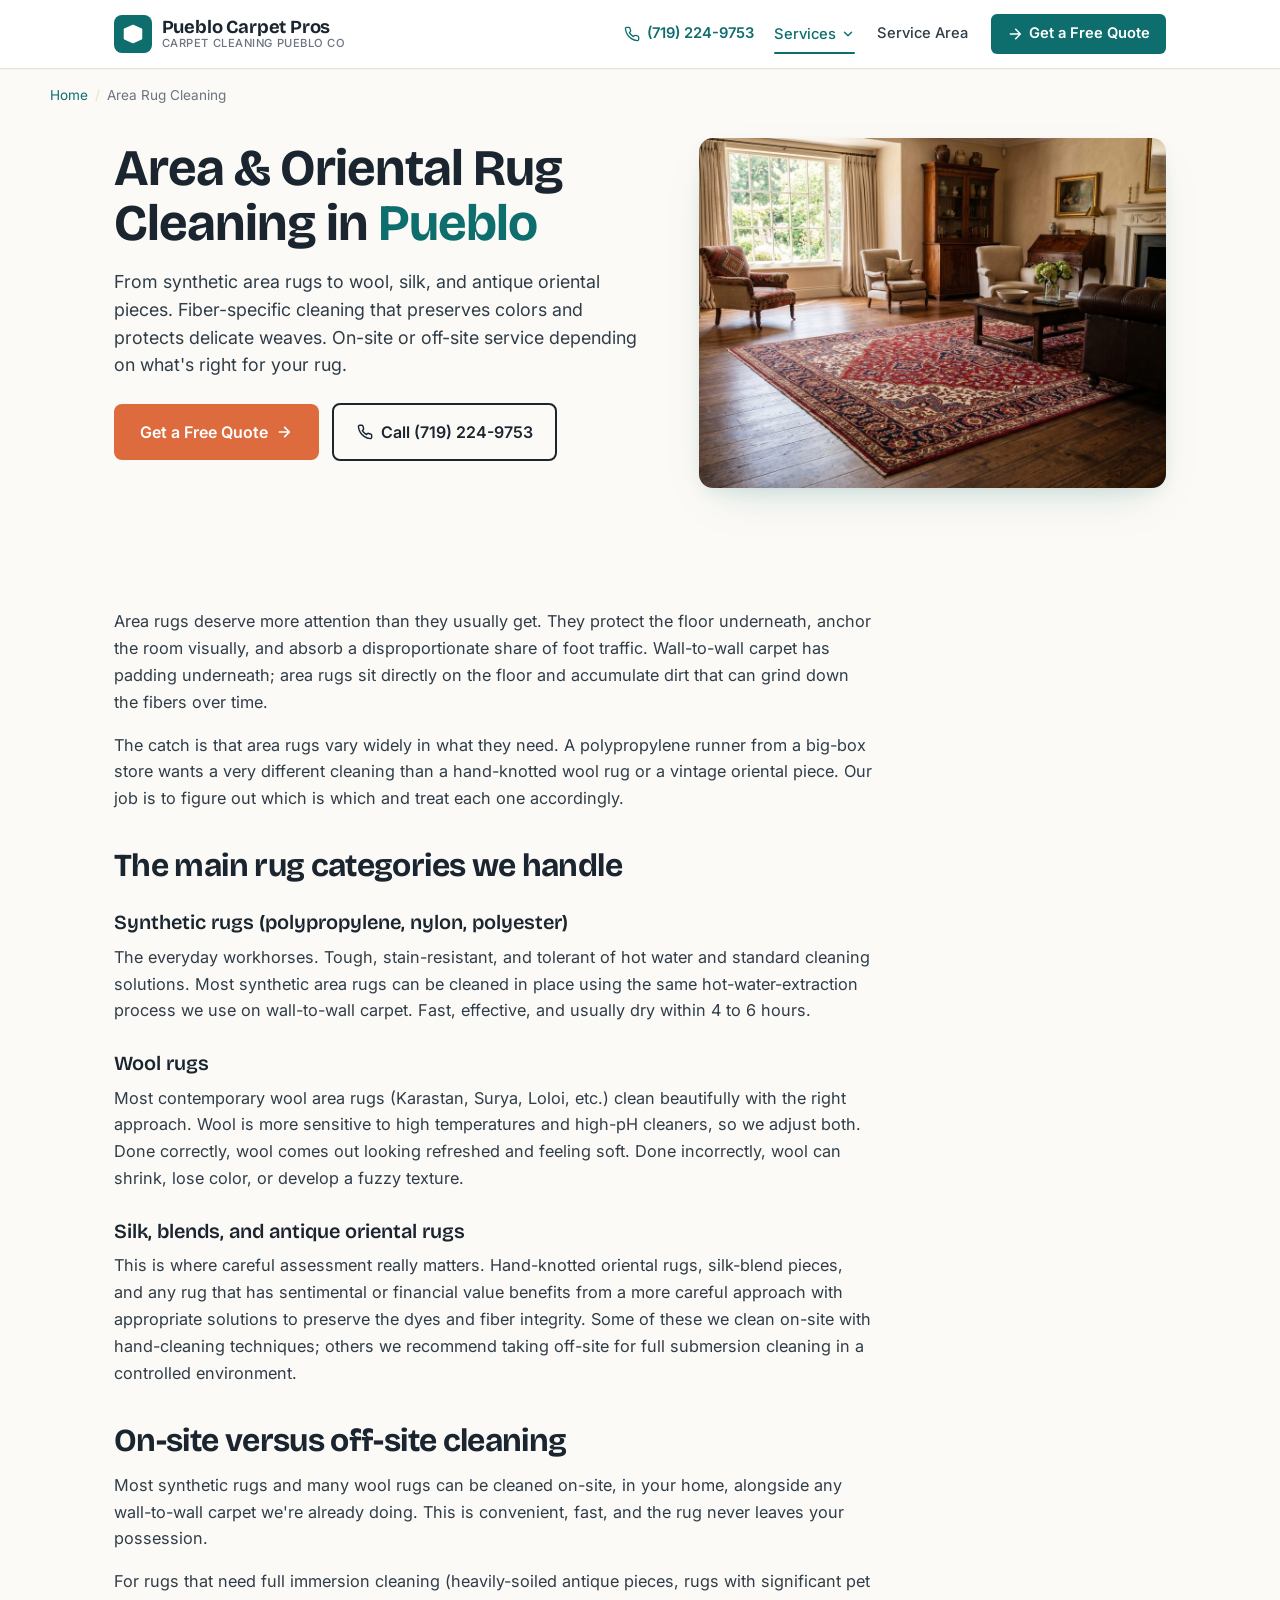
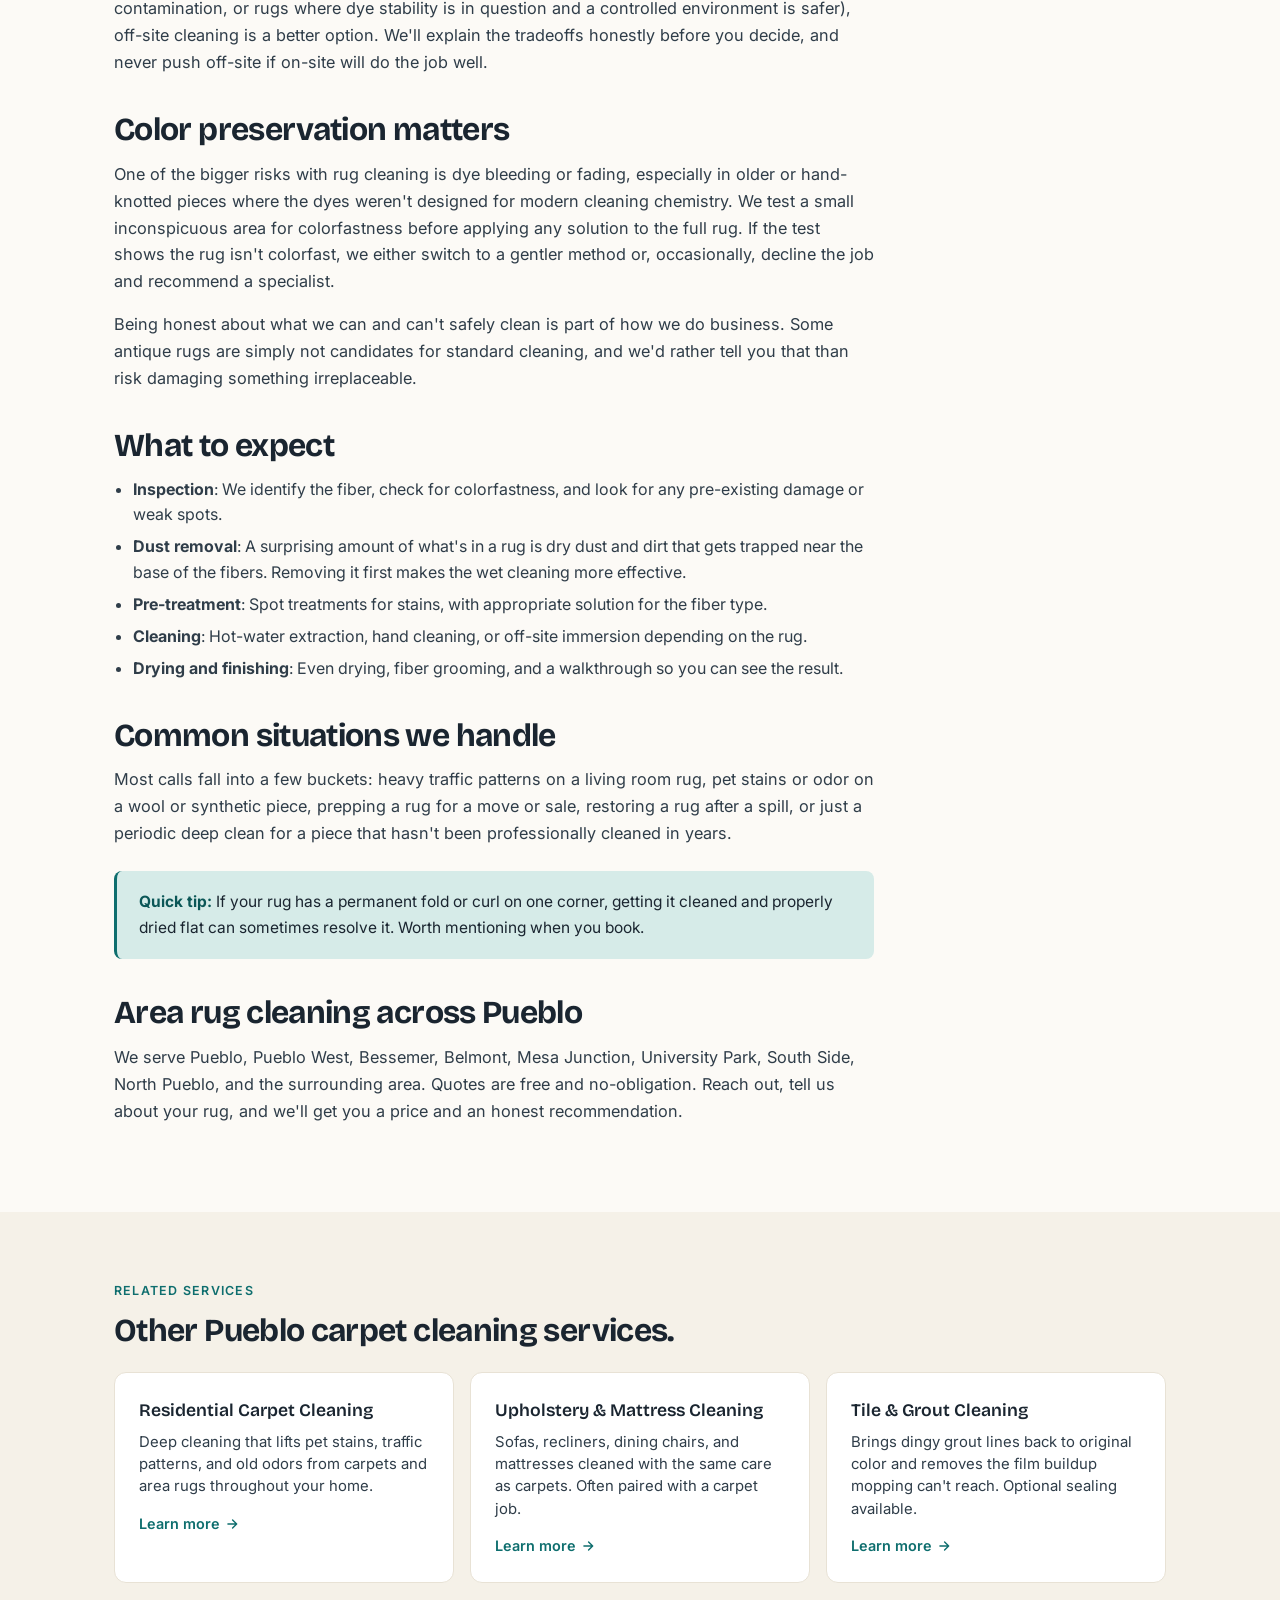
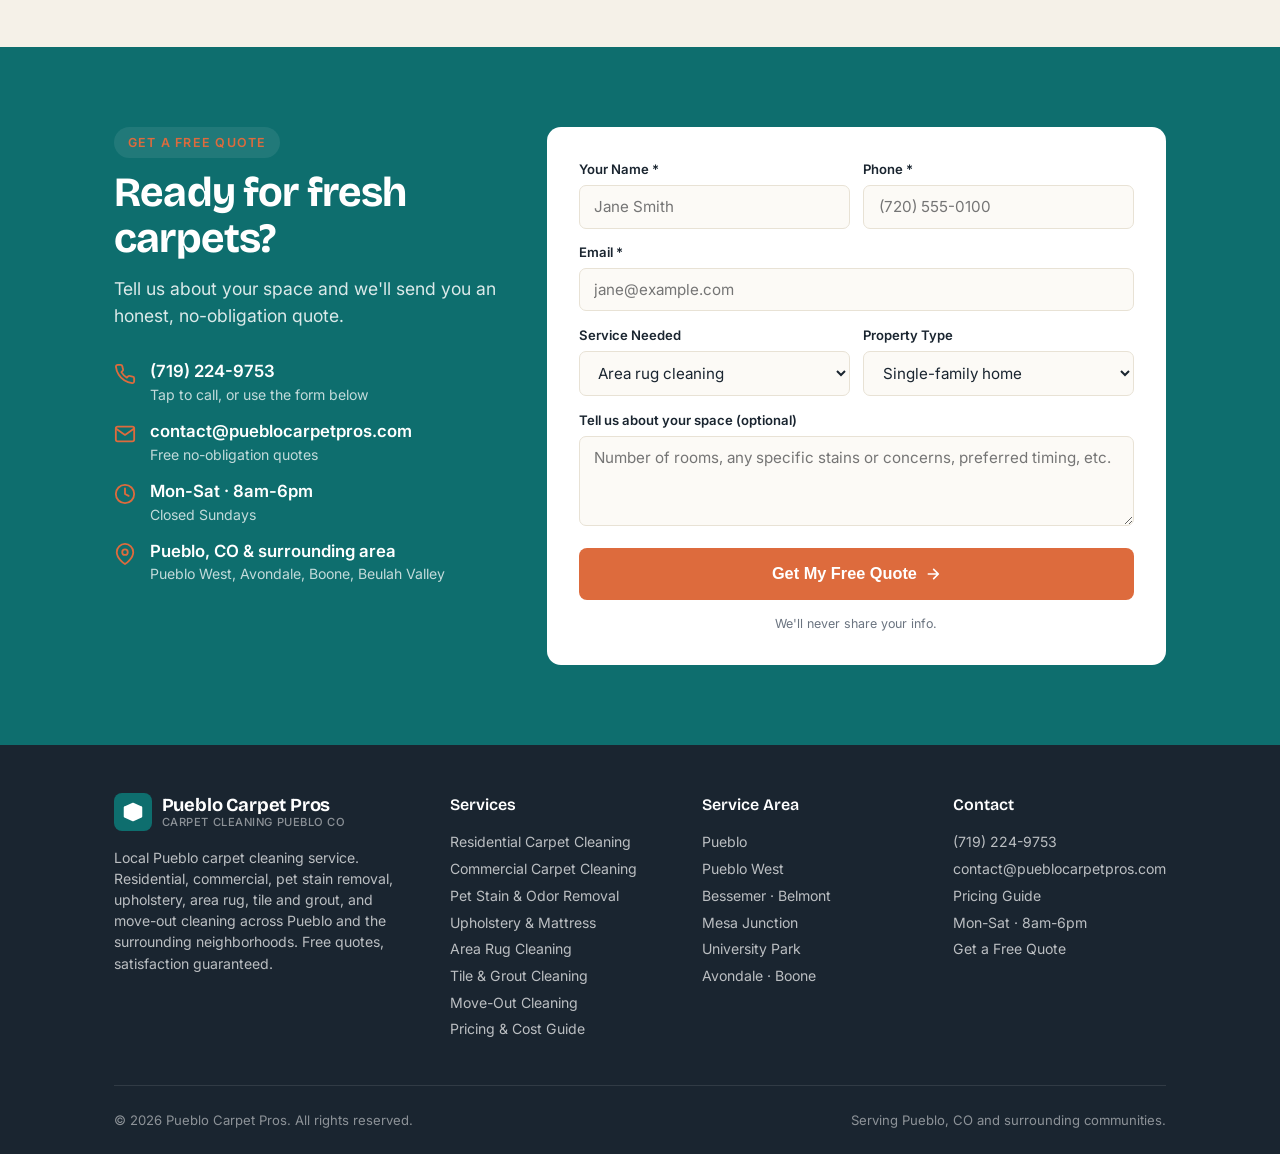
<file: area-rug-cleaning-pueblo/index.html>
<!DOCTYPE html>
<html lang="en">
<head>
<meta charset="UTF-8" />
<meta name="viewport" content="width=device-width, initial-scale=1.0" />

<script async src="https://www.googletagmanager.com/gtag/js?id=G-DEKVT06JYV"></script>
<script>
  window.dataLayer = window.dataLayer || [];
  function gtag(){dataLayer.push(arguments);}
  gtag('js', new Date());
  gtag('config', 'G-DEKVT06JYV');
</script>

<title>Area Rug Cleaning Pueblo CO | Pueblo Carpet Pros</title>
<meta name="description" content="Area and oriental rug cleaning in Pueblo, CO. Synthetic, wool, silk, and antique rugs. On-site or off-site service. Free quotes. (719) 224-9753." />
<meta name="robots" content="index, follow" />
<meta name="author" content="Pueblo Carpet Pros" />
<meta name="geo.region" content="US-CO" />
<meta name="geo.placename" content="Pueblo" />
<link rel="canonical" href="https://pueblocarpetpros.com/area-rug-cleaning-pueblo/" />

<!-- Open Graph -->
<meta property="og:type" content="article" />
<meta property="og:url" content="https://pueblocarpetpros.com/area-rug-cleaning-pueblo/" />
<meta property="og:title" content="Area Rug Cleaning Pueblo CO | Pueblo Carpet Pros" />
<meta property="og:description" content="Area and oriental rug cleaning in Pueblo, CO. Synthetic, wool, silk, and antique rugs. On-site or off-site service. Free quotes. (719) 224-9753." />
<meta property="og:image" content="https://pueblocarpetpros.com/images/area-rug.jpg" />
<meta property="og:locale" content="en_US" />

<!-- Twitter Card -->
<meta name="twitter:card" content="summary_large_image" />
<meta name="twitter:url" content="https://pueblocarpetpros.com/area-rug-cleaning-pueblo/" />
<meta name="twitter:title" content="Area Rug Cleaning Pueblo CO | Pueblo Carpet Pros" />
<meta name="twitter:description" content="Area and oriental rug cleaning in Pueblo, CO. Synthetic, wool, silk, and antique rugs. On-site or off-site service. Free quotes. (719) 224-9753." />
<meta name="twitter:image" content="https://pueblocarpetpros.com/images/area-rug.jpg" />

<link rel="icon" type="image/svg+xml" href="data:image/svg+xml,%3Csvg xmlns='http://www.w3.org/2000/svg' viewBox='0 0 32 32'%3E%3Crect width='32' height='32' rx='6' fill='%230e6e6e'/%3E%3Cpath d='M5 11l11-5 11 5M5 11v12l11 5 11-5V11M5 11l11 5 11-5M16 16v12' fill='none' stroke='%23ffffff' stroke-width='2.5' stroke-linecap='round' stroke-linejoin='round'/%3E%3C/svg%3E" />
<link rel="preconnect" href="https://fonts.googleapis.com">
<link rel="preconnect" href="https://fonts.gstatic.com" crossorigin>
<link href="https://fonts.googleapis.com/css2?family=Bricolage+Grotesque:opsz,wght@12..96,500;12..96,600;12..96,700&family=Inter:wght@400;500;600;700&display=swap" rel="stylesheet">
<link rel="stylesheet" href="/styles.css" />

<script type="application/ld+json">
{
  "@context": "https://schema.org",
  "@type": "BreadcrumbList",
  "itemListElement": [
    {"@type": "ListItem", "position": 1, "name": "Home", "item": "https://pueblocarpetpros.com/"},
    {"@type": "ListItem", "position": 2, "name": "Area Rug Cleaning", "item": "https://pueblocarpetpros.com/area-rug-cleaning-pueblo/"}
  ]
}
</script>

<script type="application/ld+json">
{
  "@context": "https://schema.org",
  "@type": "Service",
  "serviceType": "Area Rug Cleaning",
  "provider": {
    "@type": "ProfessionalService",
    "name": "Pueblo Carpet Pros",
    "url": "https://pueblocarpetpros.com/",
    "telephone": "+1-719-224-9753",
    "email": "contact@pueblocarpetpros.com"
  },
  "areaServed": [
    {"@type": "City", "name": "Pueblo"},
    {"@type": "City", "name": "Pueblo West"},
    {"@type": "City", "name": "Avondale"},
    {"@type": "City", "name": "Boone"}
  ],
  "description": "Area and oriental rug cleaning in Pueblo, CO. Careful fiber-specific cleaning for synthetic, wool, silk, and antique rugs. On-site or off-site service. Free, no-obligation quotes."
}
</script>

</head>
<body>

<header class="header">
  <div class="wrap">
    <a href="/" class="logo">
      <span class="logo-mark">
        <svg viewBox="0 0 24 24" fill="none" stroke="currentColor" stroke-width="2.2" stroke-linecap="round" stroke-linejoin="round"><path d="M3 7l9-4 9 4M3 7v10l9 4 9-4V7M3 7l9 4 9-4M12 11v10"/></svg>
      </span>
      <span class="logo-text">Pueblo Carpet Pros<small>Carpet Cleaning Pueblo CO</small></span>
    </a>
    <div class="header-right">
      <a href="tel:+17192249753" class="phone-link" aria-label="Call Pueblo Carpet Pros at (719) 224-9753">
        <svg viewBox="0 0 24 24" fill="none" stroke="currentColor" stroke-width="2" stroke-linecap="round" stroke-linejoin="round"><path d="M22 16.92v3a2 2 0 0 1-2.18 2 19.79 19.79 0 0 1-8.63-3.07 19.5 19.5 0 0 1-6-6 19.79 19.79 0 0 1-3.07-8.67A2 2 0 0 1 4.11 2h3a2 2 0 0 1 2 1.72 12.84 12.84 0 0 0 .7 2.81 2 2 0 0 1-.45 2.11L8.09 9.91a16 16 0 0 0 6 6l1.27-1.27a2 2 0 0 1 2.11-.45 12.84 12.84 0 0 0 2.81.7A2 2 0 0 1 22 16.92z"/></svg>
        (719) 224-9753
      </a>
      <button class="nav-toggle" aria-label="Toggle menu" aria-expanded="false" aria-controls="primary-nav">
        <svg class="nav-icon-open" viewBox="0 0 24 24" fill="none" stroke="currentColor" stroke-width="2.2" stroke-linecap="round" stroke-linejoin="round"><line x1="3" y1="6" x2="21" y2="6"/><line x1="3" y1="12" x2="21" y2="12"/><line x1="3" y1="18" x2="21" y2="18"/></svg>
        <svg class="nav-icon-close" viewBox="0 0 24 24" fill="none" stroke="currentColor" stroke-width="2.2" stroke-linecap="round" stroke-linejoin="round"><line x1="6" y1="6" x2="18" y2="18"/><line x1="6" y1="18" x2="18" y2="6"/></svg>
      </button>
      <nav class="header-nav" id="primary-nav">
        <div class="nav-dropdown">
          <button class="nav-link nav-dropdown-toggle is-active" aria-expanded="false" aria-haspopup="true">
            Services
            <svg class="nav-chevron" viewBox="0 0 24 24" fill="none" stroke="currentColor" stroke-width="2.4" stroke-linecap="round" stroke-linejoin="round"><polyline points="6 9 12 15 18 9"/></svg>
          </button>
          <div class="nav-dropdown-menu" role="menu">
          <a href="/#residential" role="menuitem" class="">Residential Carpet Cleaning</a>
          <a href="/commercial-carpet-cleaning-pueblo/" role="menuitem" class="">Commercial Carpet Cleaning</a>
          <a href="/pet-stain-removal-pueblo/" role="menuitem" class="">Pet Stain & Odor Removal</a>
          <a href="/upholstery-cleaning-pueblo/" role="menuitem" class="">Upholstery & Mattress Cleaning</a>
          <a href="/area-rug-cleaning-pueblo/" role="menuitem" class="is-active">Area Rug Cleaning</a>
          <a href="/tile-grout-cleaning-pueblo/" role="menuitem" class="">Tile & Grout Cleaning</a>
          <a href="/move-out-carpet-cleaning-pueblo/" role="menuitem" class="">Move-Out Carpet Cleaning</a>
          <div class="nav-dropdown-sep"></div>
          <a href="/carpet-cleaning-cost-pueblo/" role="menuitem" class="">Pricing & Cost Guide</a>
          </div>
        </div>
        <a href="/#service-area" class="nav-link">Service Area</a>
        <a href="#contact" class="phone-btn">
          <svg viewBox="0 0 24 24" fill="none" stroke="currentColor" stroke-width="2.2" stroke-linecap="round" stroke-linejoin="round"><path d="M5 12h14M13 5l7 7-7 7"/></svg>
          Get a Free Quote
        </a>
      </nav>
    </div>
  </div>
</header>


<div class="wrap breadcrumb">
  <a href="/">Home</a><span class="sep">/</span><span>Area Rug Cleaning</span>
</div>


<section class="svc-hero">
  <div class="wrap">
    <div class="svc-hero-grid">
      <div>
        <h1>Area &amp; Oriental Rug Cleaning in <span>Pueblo</span></h1>
        <p class="sub">From synthetic area rugs to wool, silk, and antique oriental pieces. Fiber-specific cleaning that preserves colors and protects delicate weaves. On-site or off-site service depending on what's right for your rug.</p>
        <div class="hero-ctas">
          <a href="#contact" class="btn-primary">
            Get a Free Quote
            <svg width="16" height="16" viewBox="0 0 24 24" fill="none" stroke="currentColor" stroke-width="2.5" stroke-linecap="round" stroke-linejoin="round"><path d="M5 12h14M13 5l7 7-7 7"/></svg>
          </a>
          <a href="tel:+17192249753" class="btn-secondary">
            <svg width="16" height="16" viewBox="0 0 24 24" fill="none" stroke="currentColor" stroke-width="2.2" stroke-linecap="round" stroke-linejoin="round"><path d="M22 16.92v3a2 2 0 0 1-2.18 2 19.79 19.79 0 0 1-8.63-3.07 19.5 19.5 0 0 1-6-6 19.79 19.79 0 0 1-3.07-8.67A2 2 0 0 1 4.11 2h3a2 2 0 0 1 2 1.72 12.84 12.84 0 0 0 .7 2.81 2 2 0 0 1-.45 2.11L8.09 9.91a16 16 0 0 0 6 6l1.27-1.27a2 2 0 0 1 2.11-.45 12.84 12.84 0 0 0 2.81.7A2 2 0 0 1 22 16.92z"/></svg>
            Call (719) 224-9753
          </a>
        </div>
      </div>
      <div class="svc-hero-image">
        <img src="/images/area-rug.jpg" alt="Traditional oriental area rug in a Pueblo home after professional rug cleaning" loading="eager" />
      </div>
    </div>
  </div>
</section>

<section>
  <div class="wrap">
    <article class="prose">
      <p>Area rugs deserve more attention than they usually get. They protect the floor underneath, anchor the room visually, and absorb a disproportionate share of foot traffic. Wall-to-wall carpet has padding underneath; area rugs sit directly on the floor and accumulate dirt that can grind down the fibers over time.</p>
      <p>The catch is that area rugs vary widely in what they need. A polypropylene runner from a big-box store wants a very different cleaning than a hand-knotted wool rug or a vintage oriental piece. Our job is to figure out which is which and treat each one accordingly.</p>

      <h2>The main rug categories we handle</h2>
      <h3>Synthetic rugs (polypropylene, nylon, polyester)</h3>
      <p>The everyday workhorses. Tough, stain-resistant, and tolerant of hot water and standard cleaning solutions. Most synthetic area rugs can be cleaned in place using the same hot-water-extraction process we use on wall-to-wall carpet. Fast, effective, and usually dry within 4 to 6 hours.</p>

      <h3>Wool rugs</h3>
      <p>Most contemporary wool area rugs (Karastan, Surya, Loloi, etc.) clean beautifully with the right approach. Wool is more sensitive to high temperatures and high-pH cleaners, so we adjust both. Done correctly, wool comes out looking refreshed and feeling soft. Done incorrectly, wool can shrink, lose color, or develop a fuzzy texture.</p>

      <h3>Silk, blends, and antique oriental rugs</h3>
      <p>This is where careful assessment really matters. Hand-knotted oriental rugs, silk-blend pieces, and any rug that has sentimental or financial value benefits from a more careful approach with appropriate solutions to preserve the dyes and fiber integrity. Some of these we clean on-site with hand-cleaning techniques; others we recommend taking off-site for full submersion cleaning in a controlled environment.</p>

      <h2>On-site versus off-site cleaning</h2>
      <p>Most synthetic rugs and many wool rugs can be cleaned on-site, in your home, alongside any wall-to-wall carpet we're already doing. This is convenient, fast, and the rug never leaves your possession.</p>
      <p>For rugs that need full immersion cleaning (heavily-soiled antique pieces, rugs with significant pet contamination, or rugs where dye stability is in question and a controlled environment is safer), off-site cleaning is a better option. We'll explain the tradeoffs honestly before you decide, and never push off-site if on-site will do the job well.</p>

      <h2>Color preservation matters</h2>
      <p>One of the bigger risks with rug cleaning is dye bleeding or fading, especially in older or hand-knotted pieces where the dyes weren't designed for modern cleaning chemistry. We test a small inconspicuous area for colorfastness before applying any solution to the full rug. If the test shows the rug isn't colorfast, we either switch to a gentler method or, occasionally, decline the job and recommend a specialist.</p>
      <p>Being honest about what we can and can't safely clean is part of how we do business. Some antique rugs are simply not candidates for standard cleaning, and we'd rather tell you that than risk damaging something irreplaceable.</p>

      <h2>What to expect</h2>
      <ul>
        <li><strong>Inspection</strong>: We identify the fiber, check for colorfastness, and look for any pre-existing damage or weak spots.</li>
        <li><strong>Dust removal</strong>: A surprising amount of what's in a rug is dry dust and dirt that gets trapped near the base of the fibers. Removing it first makes the wet cleaning more effective.</li>
        <li><strong>Pre-treatment</strong>: Spot treatments for stains, with appropriate solution for the fiber type.</li>
        <li><strong>Cleaning</strong>: Hot-water extraction, hand cleaning, or off-site immersion depending on the rug.</li>
        <li><strong>Drying and finishing</strong>: Even drying, fiber grooming, and a walkthrough so you can see the result.</li>
      </ul>

      <h2>Common situations we handle</h2>
      <p>Most calls fall into a few buckets: heavy traffic patterns on a living room rug, pet stains or odor on a wool or synthetic piece, prepping a rug for a move or sale, restoring a rug after a spill, or just a periodic deep clean for a piece that hasn't been professionally cleaned in years.</p>

      <div class="callout">
        <p><strong>Quick tip:</strong> If your rug has a permanent fold or curl on one corner, getting it cleaned and properly dried flat can sometimes resolve it. Worth mentioning when you book.</p>
      </div>

      <h2>Area rug cleaning across Pueblo</h2>
      <p>We serve Pueblo, Pueblo West, Bessemer, Belmont, Mesa Junction, University Park, South Side, North Pueblo, and the surrounding area. Quotes are free and no-obligation. Reach out, tell us about your rug, and we'll get you a price and an honest recommendation.</p>

    </article>
  </div>
</section>

<section class="related">
  <div class="wrap">
    <span class="section-eyebrow">Related Services</span>
    <h2 style="font-size: clamp(1.5rem, 2.8vw, 2rem);">Other Pueblo carpet cleaning services.</h2>
    <div class="related-grid">
      <a class="related-card" href="/#residential">
        <h3>Residential Carpet Cleaning</h3>
        <p>Deep cleaning that lifts pet stains, traffic patterns, and old odors from carpets and area rugs throughout your home.</p>
        <span class="related-cta">Learn more <svg width="14" height="14" viewBox="0 0 24 24" fill="none" stroke="currentColor" stroke-width="2.4" stroke-linecap="round" stroke-linejoin="round"><path d="M5 12h14M13 5l7 7-7 7"/></svg></span>
      </a>
      <a class="related-card" href="/upholstery-cleaning-pueblo/">
        <h3>Upholstery & Mattress Cleaning</h3>
        <p>Sofas, recliners, dining chairs, and mattresses cleaned with the same care as carpets. Often paired with a carpet job.</p>
        <span class="related-cta">Learn more <svg width="14" height="14" viewBox="0 0 24 24" fill="none" stroke="currentColor" stroke-width="2.4" stroke-linecap="round" stroke-linejoin="round"><path d="M5 12h14M13 5l7 7-7 7"/></svg></span>
      </a>
      <a class="related-card" href="/tile-grout-cleaning-pueblo/">
        <h3>Tile & Grout Cleaning</h3>
        <p>Brings dingy grout lines back to original color and removes the film buildup mopping can't reach. Optional sealing available.</p>
        <span class="related-cta">Learn more <svg width="14" height="14" viewBox="0 0 24 24" fill="none" stroke="currentColor" stroke-width="2.4" stroke-linecap="round" stroke-linejoin="round"><path d="M5 12h14M13 5l7 7-7 7"/></svg></span>
      </a>
    </div>
  </div>
</section>


<section id="contact" class="contact">
  <div class="wrap contact-grid">
    <div class="contact-info">
      <span class="section-eyebrow">Get a Free Quote</span>
      <h2>Ready for fresh carpets?</h2>
      <p class="section-lead">Tell us about your space and we'll send you an honest, no-obligation quote.</p>

      <div class="contact-details">
        <div class="contact-detail">
          <svg viewBox="0 0 24 24" fill="none" stroke="currentColor" stroke-width="2" stroke-linecap="round" stroke-linejoin="round"><path d="M22 16.92v3a2 2 0 0 1-2.18 2 19.79 19.79 0 0 1-8.63-3.07 19.5 19.5 0 0 1-6-6 19.79 19.79 0 0 1-3.07-8.67A2 2 0 0 1 4.11 2h3a2 2 0 0 1 2 1.72 12.84 12.84 0 0 0 .7 2.81 2 2 0 0 1-.45 2.11L8.09 9.91a16 16 0 0 0 6 6l1.27-1.27a2 2 0 0 1 2.11-.45 12.84 12.84 0 0 0 2.81.7A2 2 0 0 1 22 16.92z"/></svg>
          <div><strong><a href="tel:+17192249753" style="color:#fff;">(719) 224-9753</a></strong><span>Tap to call, or use the form below</span></div>
        </div>
        <div class="contact-detail">
          <svg viewBox="0 0 24 24" fill="none" stroke="currentColor" stroke-width="2" stroke-linecap="round" stroke-linejoin="round"><path d="M4 4h16c1.1 0 2 .9 2 2v12c0 1.1-.9 2-2 2H4c-1.1 0-2-.9-2-2V6c0-1.1.9-2 2-2z"/><polyline points="22,6 12,13 2,6"/></svg>
          <div><strong>contact@pueblocarpetpros.com</strong><span>Free no-obligation quotes</span></div>
        </div>
        <div class="contact-detail">
          <svg viewBox="0 0 24 24" fill="none" stroke="currentColor" stroke-width="2" stroke-linecap="round" stroke-linejoin="round"><circle cx="12" cy="12" r="10"/><polyline points="12 6 12 12 16 14"/></svg>
          <div><strong>Mon-Sat &middot; 8am-6pm</strong><span>Closed Sundays</span></div>
        </div>
        <div class="contact-detail">
          <svg viewBox="0 0 24 24" fill="none" stroke="currentColor" stroke-width="2" stroke-linecap="round" stroke-linejoin="round"><path d="M21 10c0 7-9 13-9 13s-9-6-9-13a9 9 0 0 1 18 0z"/><circle cx="12" cy="10" r="3"/></svg>
          <div><strong>Pueblo, CO &amp; surrounding area</strong><span>Pueblo West, Avondale, Boone, Beulah Valley</span></div>
        </div>
      </div>
    </div>

    <form class="contact-form" name="quote-request" method="POST" data-netlify="true" netlify-honeypot="bot-field">
      <input type="hidden" name="form-name" value="quote-request" />
      <p style="display:none">
        <label>Don't fill this out if you're human: <input name="bot-field" /></label>
      </p>
      <div class="form-row">
        <div class="form-field">
          <label for="name">Your Name *</label>
          <input id="name" type="text" name="name" required placeholder="Jane Smith" />
        </div>
        <div class="form-field">
          <label for="phone">Phone *</label>
          <input id="phone" type="tel" name="phone" required placeholder="(720) 555-0100" />
        </div>
      </div>
      <div class="form-row">
        <div class="form-field full">
          <label for="email">Email *</label>
          <input id="email" type="email" name="email" required placeholder="jane@example.com" />
        </div>
      </div>
      <div class="form-row">
        <div class="form-field">
          <label for="service">Service Needed</label>
          <select id="service" name="service">
            <option>Residential carpet cleaning</option>
            <option>Commercial carpet cleaning</option>
            <option>Pet stain & odor removal</option>
            <option>Upholstery cleaning</option>
            <option selected>Area rug cleaning</option>
            <option>Tile & grout cleaning</option>
            <option>Move-in / move-out</option>
            <option>Not sure / other</option>
          </select>
        </div>
        <div class="form-field">
          <label for="property">Property Type</label>
          <select id="property" name="property">
            <option>Single-family home</option>
            <option>Apartment / condo</option>
            <option>Rental property</option>
            <option>Office / business</option>
            <option>Other</option>
          </select>
        </div>
      </div>
      <div class="form-row">
        <div class="form-field full">
          <label for="notes">Tell us about your space (optional)</label>
          <textarea id="notes" name="notes" placeholder="Number of rooms, any specific stains or concerns, preferred timing, etc."></textarea>
        </div>
      </div>
      <button type="submit" class="btn-primary">
        Get My Free Quote
        <svg width="16" height="16" viewBox="0 0 24 24" fill="none" stroke="currentColor" stroke-width="2.5" stroke-linecap="round" stroke-linejoin="round"><path d="M5 12h14M13 5l7 7-7 7"/></svg>
      </button>
      <p class="form-disclaim">We'll never share your info.</p>
    </form>
  </div>
</section>


<footer>
  <div class="wrap">
    <div class="footer-grid">
      <div>
        <a href="/" class="logo">
          <span class="logo-mark"><svg viewBox="0 0 24 24" fill="none" stroke="currentColor" stroke-width="2.2" stroke-linecap="round" stroke-linejoin="round"><path d="M3 7l9-4 9 4M3 7v10l9 4 9-4V7M3 7l9 4 9-4M12 11v10"/></svg></span>
          <span class="logo-text">Pueblo Carpet Pros<small>Carpet Cleaning Pueblo CO</small></span>
        </a>
        <p style="margin-top: 1rem;">Local Pueblo carpet cleaning service. Residential, commercial, pet stain removal, upholstery, area rug, tile and grout, and move-out cleaning across Pueblo and the surrounding neighborhoods. Free quotes, satisfaction guaranteed.</p>
      </div>
      <div>
        <h4>Services</h4>
        <ul>
          <li><a href="/#residential">Residential Carpet Cleaning</a></li>
          <li><a href="/commercial-carpet-cleaning-pueblo/">Commercial Carpet Cleaning</a></li>
          <li><a href="/pet-stain-removal-pueblo/">Pet Stain &amp; Odor Removal</a></li>
          <li><a href="/upholstery-cleaning-pueblo/">Upholstery &amp; Mattress</a></li>
          <li><a href="/area-rug-cleaning-pueblo/">Area Rug Cleaning</a></li>
          <li><a href="/tile-grout-cleaning-pueblo/">Tile &amp; Grout Cleaning</a></li>
          <li><a href="/move-out-carpet-cleaning-pueblo/">Move-Out Cleaning</a></li>
          <li><a href="/carpet-cleaning-cost-pueblo/">Pricing &amp; Cost Guide</a></li>
        </ul>
      </div>
      <div>
        <h4>Service Area</h4>
        <ul>
          <li>Pueblo</li>
          <li>Pueblo West</li>
          <li>Bessemer &middot; Belmont</li>
          <li>Mesa Junction</li>
          <li>University Park</li>
          <li>Avondale &middot; Boone</li>
        </ul>
      </div>
      <div>
        <h4>Contact</h4>
        <ul>
          <li><a href="tel:+17192249753">(719) 224-9753</a></li>
          <li><a href="mailto:contact@pueblocarpetpros.com">contact@pueblocarpetpros.com</a></li>
          <li><a href="/carpet-cleaning-cost-pueblo/">Pricing Guide</a></li>
          <li>Mon-Sat &middot; 8am-6pm</li>
          <li><a href="#contact">Get a Free Quote</a></li>
        </ul>
      </div>
    </div>
    <div class="footer-bottom">
      <span>&copy; 2026 Pueblo Carpet Pros. All rights reserved.</span>
      <span>Serving Pueblo, CO and surrounding communities.</span>
    </div>
  </div>
</footer>


<script>
(function() {
  var navToggle = document.querySelector('.nav-toggle');
  var nav = document.getElementById('primary-nav');
  var dropdown = document.querySelector('.nav-dropdown');
  var dropdownToggle = document.querySelector('.nav-dropdown-toggle');

  if (navToggle && nav) {
    navToggle.addEventListener('click', function(e) {
      e.stopPropagation();
      var open = nav.classList.toggle('is-open');
      navToggle.setAttribute('aria-expanded', open ? 'true' : 'false');
    });
  }

  if (dropdown && dropdownToggle) {
    dropdownToggle.addEventListener('click', function(e) {
      e.preventDefault();
      e.stopPropagation();
      var open = dropdown.classList.toggle('is-open');
      dropdownToggle.setAttribute('aria-expanded', open ? 'true' : 'false');
    });
  }

  document.addEventListener('click', function(e) {
    if (dropdown && !e.target.closest('.nav-dropdown')) {
      dropdown.classList.remove('is-open');
      if (dropdownToggle) dropdownToggle.setAttribute('aria-expanded', 'false');
    }
    if (nav && nav.classList.contains('is-open') && !e.target.closest('#primary-nav') && !e.target.closest('.nav-toggle')) {
      nav.classList.remove('is-open');
      if (navToggle) navToggle.setAttribute('aria-expanded', 'false');
    }
  });

  document.addEventListener('keydown', function(e) {
    if (e.key === 'Escape') {
      if (dropdown) {
        dropdown.classList.remove('is-open');
        if (dropdownToggle) dropdownToggle.setAttribute('aria-expanded', 'false');
      }
      if (nav) {
        nav.classList.remove('is-open');
        if (navToggle) navToggle.setAttribute('aria-expanded', 'false');
      }
    }
  });
})();
</script>

</body>
</html>
</file>
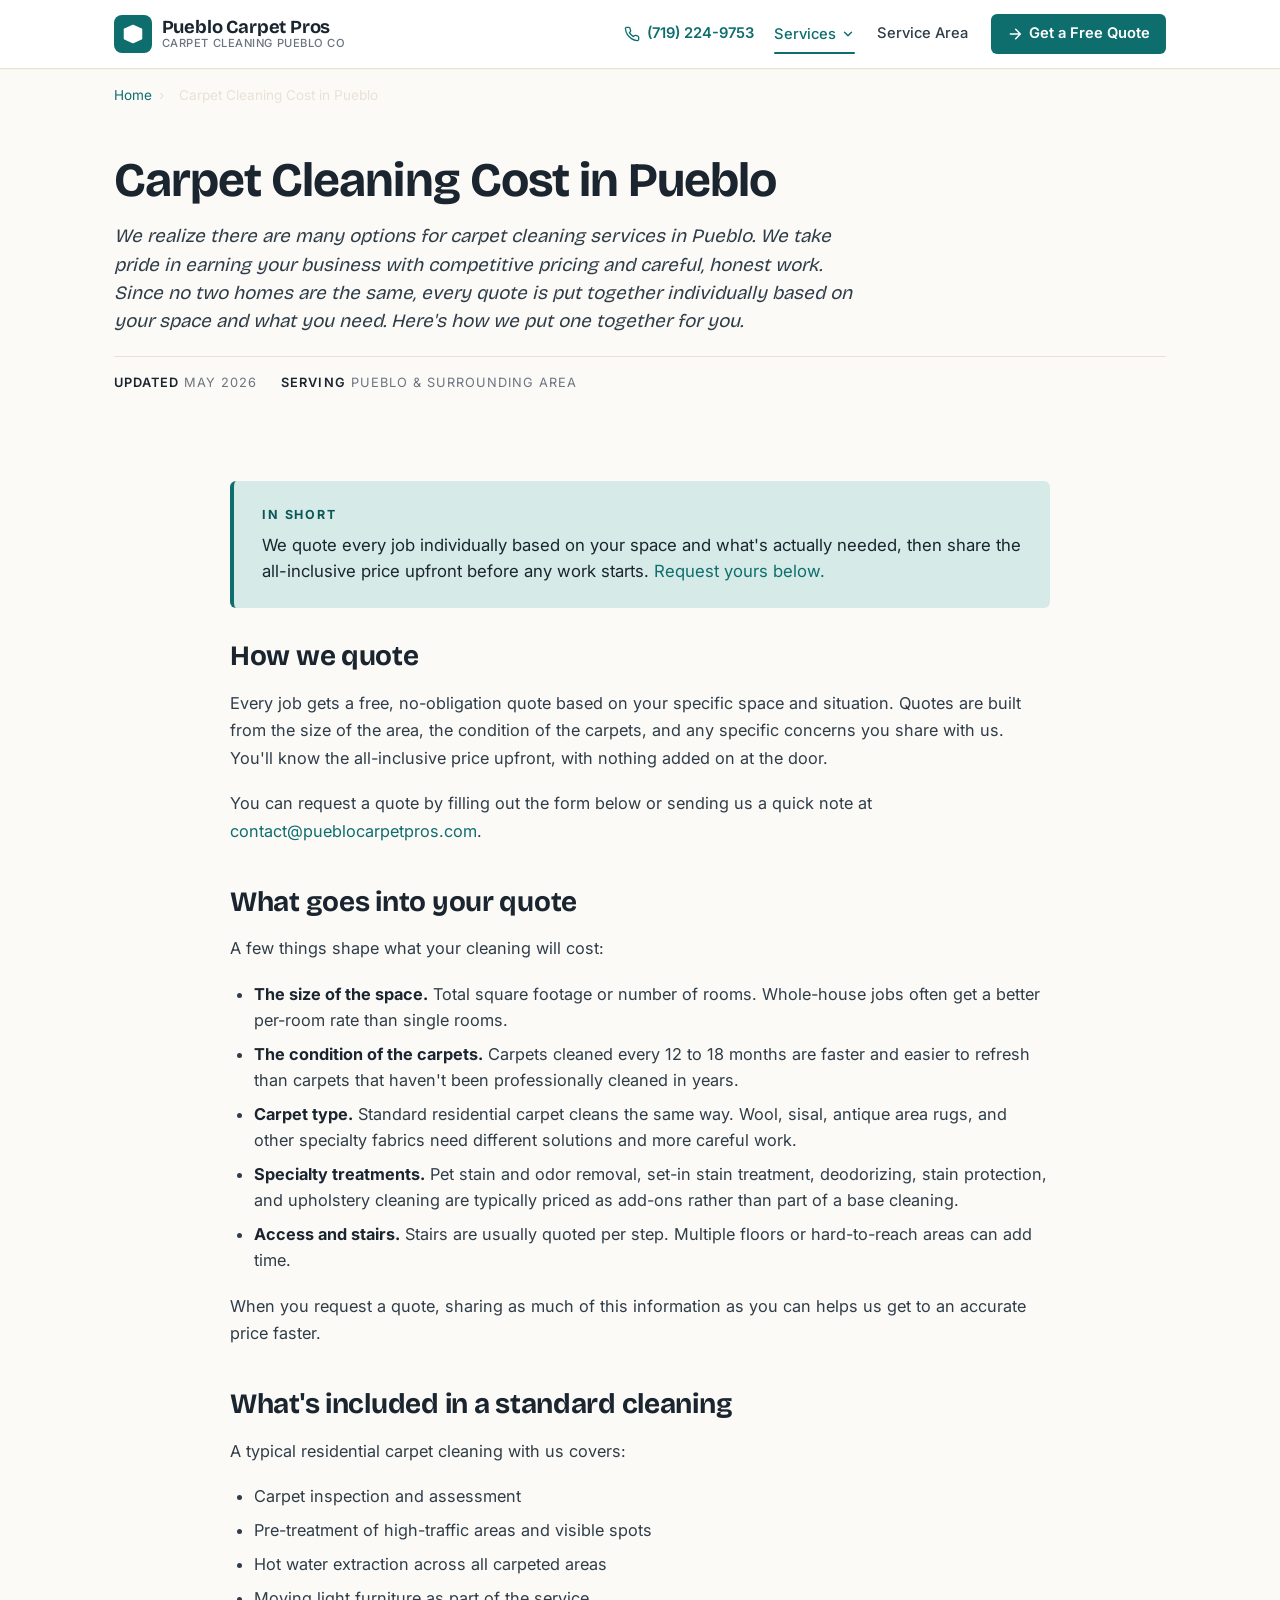
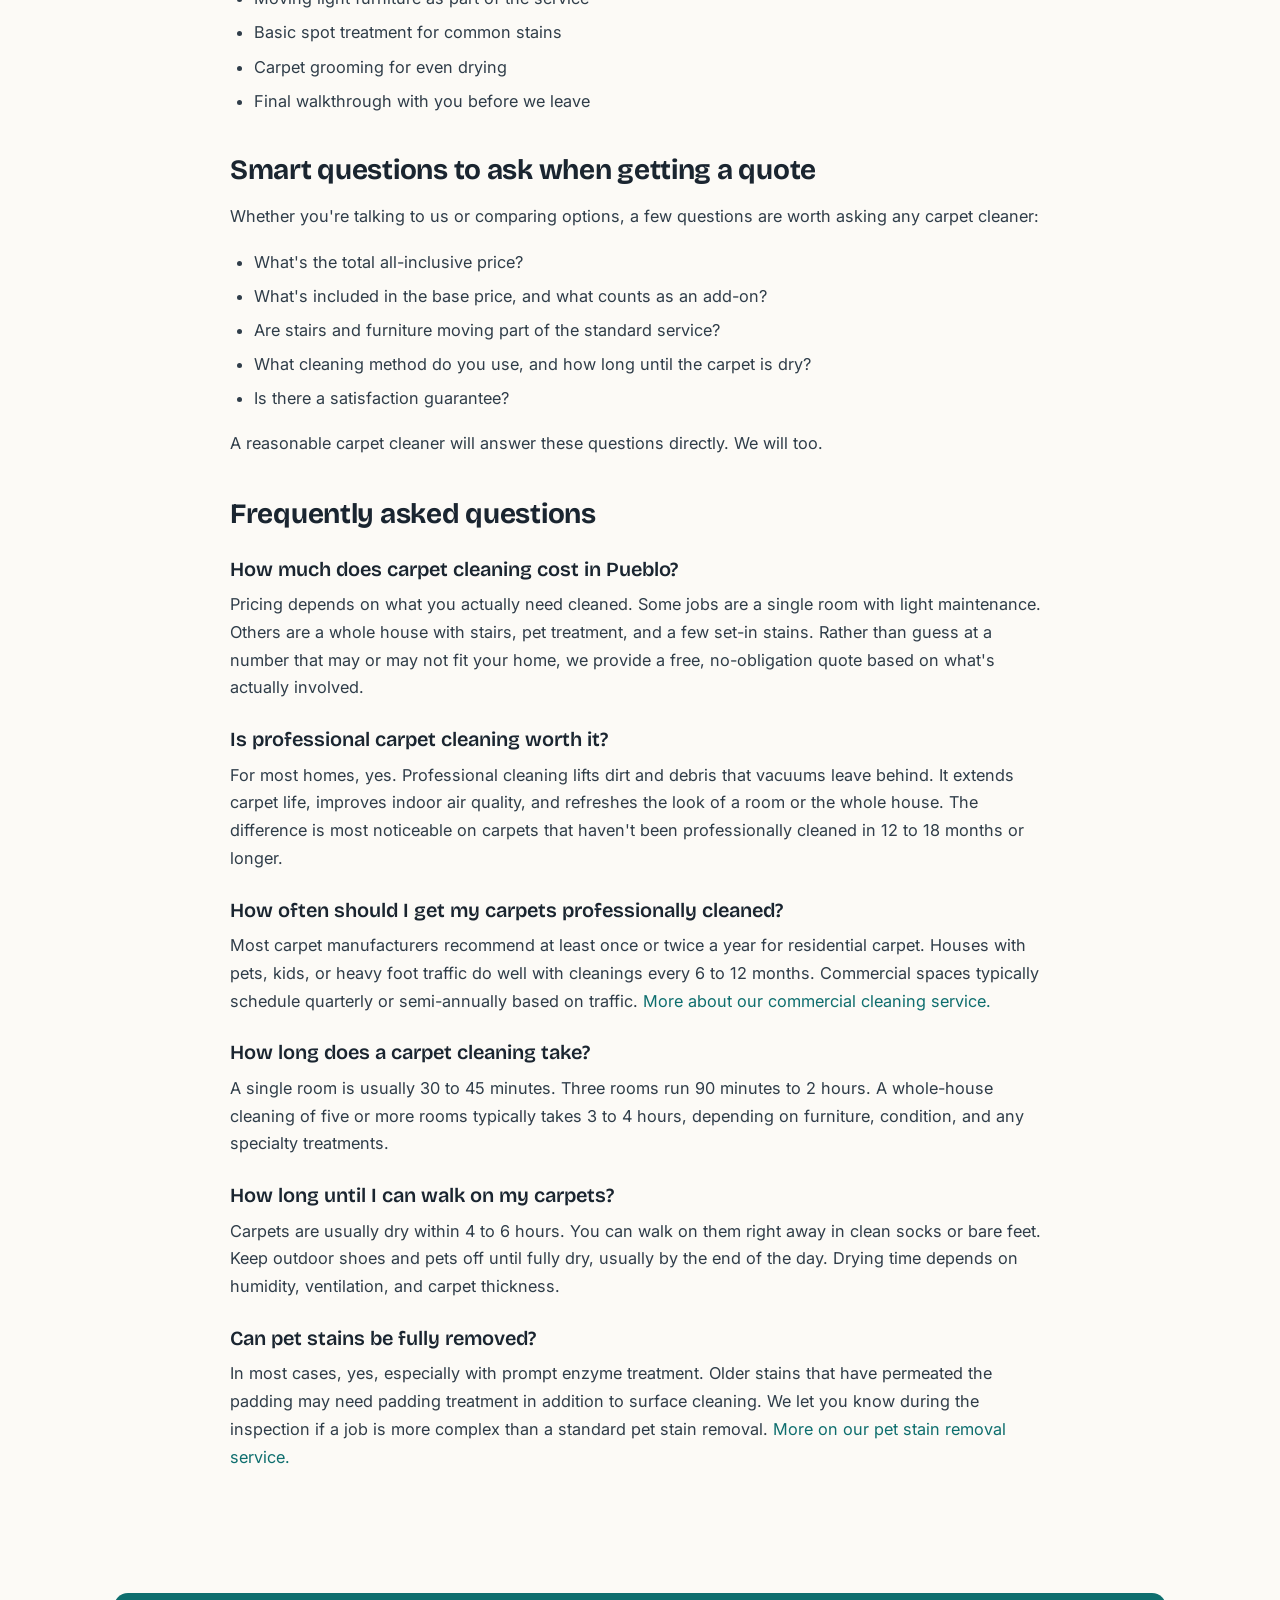
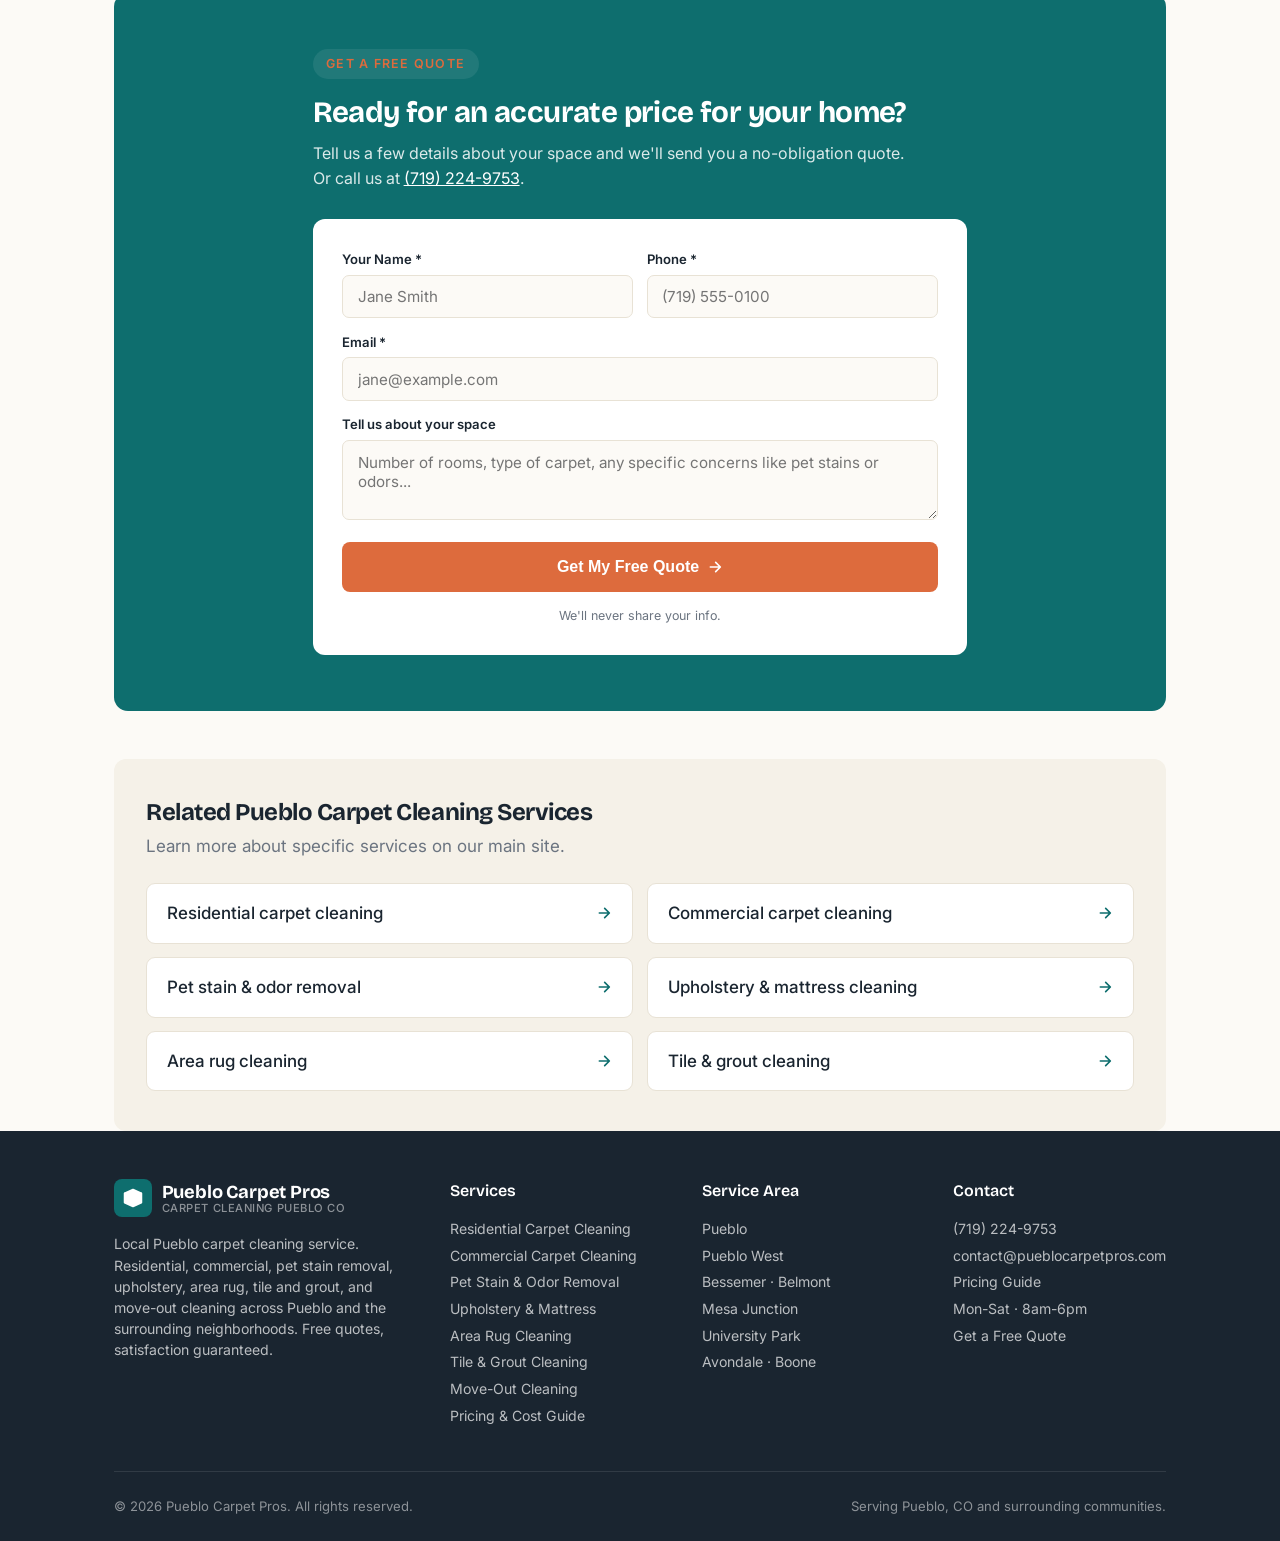
<file: carpet-cleaning-cost-pueblo/index.html>
<!DOCTYPE html>
<html lang="en">
<head>
<meta charset="UTF-8" />
<meta name="viewport" content="width=device-width, initial-scale=1.0" />

<!-- Google tag (gtag.js) -->
<script async src="https://www.googletagmanager.com/gtag/js?id=G-DEKVT06JYV"></script>
<script>
  window.dataLayer = window.dataLayer || [];
  function gtag(){dataLayer.push(arguments);}
  gtag('js', new Date());
  gtag('config', 'G-DEKVT06JYV');
</script>

<title>Carpet Cleaning Cost in Pueblo CO | Pueblo Carpet Pros</title>
<meta name="description" content="How our carpet cleaning pricing works in Pueblo, CO. Free no-obligation quotes for residential and commercial jobs. Learn what affects your quote and what's included." />
<meta name="robots" content="index, follow" />
<meta name="author" content="Pueblo Carpet Pros" />
<meta name="geo.region" content="US-CO" />
<meta name="geo.placename" content="Pueblo" />
<link rel="canonical" href="https://pueblocarpetpros.com/carpet-cleaning-cost-pueblo/" />

<!-- Open Graph -->
<meta property="og:type" content="article" />
<meta property="og:url" content="https://pueblocarpetpros.com/carpet-cleaning-cost-pueblo/" />
<meta property="og:title" content="Carpet Cleaning Cost in Pueblo CO | Pueblo Carpet Pros" />
<meta property="og:description" content="How our carpet cleaning pricing works in Pueblo. Free, no-obligation quotes for every job." />
<meta property="og:image" content="https://pueblocarpetpros.com/images/residential.jpg" />
<meta property="og:locale" content="en_US" />

<!-- Twitter Card -->
<meta name="twitter:card" content="summary_large_image" />
<meta name="twitter:url" content="https://pueblocarpetpros.com/carpet-cleaning-cost-pueblo/" />
<meta name="twitter:title" content="Carpet Cleaning Cost in Pueblo CO | Pueblo Carpet Pros" />
<meta name="twitter:description" content="How our carpet cleaning pricing works in Pueblo. Free, no-obligation quotes for every job." />
<meta name="twitter:image" content="https://pueblocarpetpros.com/images/residential.jpg" />

<!-- Favicon -->
<link rel="icon" type="image/svg+xml" href="data:image/svg+xml,%3Csvg xmlns='http://www.w3.org/2000/svg' viewBox='0 0 32 32'%3E%3Crect width='32' height='32' rx='6' fill='%230e6e6e'/%3E%3Cpath d='M5 11l11-5 11 5M5 11v12l11 5 11-5V11M5 11l11 5 11-5M16 16v12' fill='none' stroke='%23ffffff' stroke-width='2.5' stroke-linecap='round' stroke-linejoin='round'/%3E%3C/svg%3E" />
<link rel="preconnect" href="https://fonts.googleapis.com">
<link rel="preconnect" href="https://fonts.gstatic.com" crossorigin>
<link href="https://fonts.googleapis.com/css2?family=Bricolage+Grotesque:opsz,wght@12..96,500;12..96,600;12..96,700&family=Inter:wght@400;500;600;700&display=swap" rel="stylesheet">
<link rel="stylesheet" href="/styles.css" />

<!-- BreadcrumbList Schema -->
<script type="application/ld+json">
{
  "@context": "https://schema.org",
  "@type": "BreadcrumbList",
  "itemListElement": [
    {"@type": "ListItem", "position": 1, "name": "Home", "item": "https://pueblocarpetpros.com/"},
    {"@type": "ListItem", "position": 2, "name": "Carpet Cleaning Cost in Pueblo", "item": "https://pueblocarpetpros.com/carpet-cleaning-cost-pueblo/"}
  ]
}
</script>

<!-- Article Schema -->
<script type="application/ld+json">
{
  "@context": "https://schema.org",
  "@type": "Article",
  "headline": "Carpet Cleaning Cost in Pueblo",
  "description": "How our carpet cleaning pricing works in Pueblo, CO. Free, no-obligation quotes for every job. Learn what affects your quote and what's included in a standard cleaning.",
  "image": "https://pueblocarpetpros.com/images/residential.jpg",
  "author": {"@type": "Organization", "name": "Pueblo Carpet Pros"},
  "publisher": {"@type": "Organization", "name": "Pueblo Carpet Pros"},
  "mainEntityOfPage": {"@type": "WebPage", "@id": "https://pueblocarpetpros.com/carpet-cleaning-cost-pueblo/"}
}
</script>

<!-- FAQPage Schema -->
<script type="application/ld+json">
{
  "@context": "https://schema.org",
  "@type": "FAQPage",
  "mainEntity": [
    {
      "@type": "Question",
      "name": "How much does carpet cleaning cost in Pueblo?",
      "acceptedAnswer": {"@type": "Answer", "text": "Pricing depends on what you actually need cleaned. Some jobs are a single room with light maintenance. Others are a whole house with stairs, pet treatment, and a few set-in stains. Rather than guess at a number that may or may not fit your home, we provide a free, no-obligation quote based on what's actually involved."}
    },
    {
      "@type": "Question",
      "name": "Is professional carpet cleaning worth it?",
      "acceptedAnswer": {"@type": "Answer", "text": "For most homes, yes. Professional cleaning lifts dirt and debris that vacuums leave behind. It extends carpet life, improves indoor air quality, and refreshes the look of a room or the whole house. The difference is most noticeable on carpets that haven't been professionally cleaned in 12 to 18 months or longer."}
    },
    {
      "@type": "Question",
      "name": "How often should I get my carpets professionally cleaned?",
      "acceptedAnswer": {"@type": "Answer", "text": "Most carpet manufacturers recommend at least once or twice a year for residential carpet. Houses with pets, kids, or heavy foot traffic do well with cleanings every 6 to 12 months. Commercial spaces typically schedule quarterly or semi-annually based on traffic."}
    },
    {
      "@type": "Question",
      "name": "How long does a carpet cleaning take?",
      "acceptedAnswer": {"@type": "Answer", "text": "A single room is usually 30 to 45 minutes. Three rooms run 90 minutes to 2 hours. A whole-house cleaning of five or more rooms typically takes 3 to 4 hours, depending on furniture, condition, and any specialty treatments."}
    },
    {
      "@type": "Question",
      "name": "How long until I can walk on my carpets?",
      "acceptedAnswer": {"@type": "Answer", "text": "Carpets are usually dry within 4 to 6 hours. You can walk on them right away in clean socks or bare feet. Keep outdoor shoes and pets off until fully dry, usually by the end of the day."}
    },
    {
      "@type": "Question",
      "name": "Can pet stains be fully removed?",
      "acceptedAnswer": {"@type": "Answer", "text": "In most cases, yes, especially with prompt enzyme treatment. Older stains that have permeated the padding may need padding treatment in addition to surface cleaning. We let you know during the inspection if a job is more complex than a standard pet stain removal."}
    }
  ]
}
</script>

  <!-- Service Schema (cost page) -->
  <script type="application/ld+json">
{
  "@context": "https://schema.org",
  "@type": "Service",
  "serviceType": "Carpet Cleaning",
  "provider": {
    "@type": "ProfessionalService",
    "name": "Pueblo Carpet Pros",
    "url": "https://pueblocarpetpros.com/",
    "telephone": "+1-719-224-9753",
    "email": "contact@pueblocarpetpros.com"
  },
  "areaServed": [
    {"@type": "City", "name": "Pueblo"},
    {"@type": "City", "name": "Pueblo West"},
    {"@type": "City", "name": "Avondale"},
    {"@type": "City", "name": "Boone"}
  ],
  "description": "Carpet cleaning pricing in Pueblo, CO. Free, no-obligation quotes for residential and commercial jobs."
}
</script>

<style>
  /* Page-specific styles for the cost guide */
  .breadcrumb { padding: 1rem 0; font-size: 0.85rem; color: var(--muted); }
  .breadcrumb a { color: var(--brand); }
  .breadcrumb a:hover { color: var(--brand-dark); }
  .breadcrumb span { margin: 0 0.45rem; color: var(--rule); }

  .article-hero { padding: 2rem 0 3rem; }
  .article-hero h1 { font-family: var(--serif); font-weight: 700; font-size: clamp(2rem, 4.5vw, 3rem); line-height: 1.1; letter-spacing: -0.02em; color: var(--ink); margin-bottom: 1rem; }
  .article-hero .lede { font-family: var(--serif); font-style: italic; font-size: 1.18rem; color: var(--ink-2); max-width: 760px; line-height: 1.5; }
  .article-meta { display: flex; gap: 1.5rem; flex-wrap: wrap; font-size: 0.8rem; letter-spacing: 0.08em; text-transform: uppercase; color: var(--muted); margin-top: 1.25rem; padding-top: 1rem; border-top: 1px solid var(--rule); }
  .article-meta strong { color: var(--ink); font-weight: 600; }

  .article-body { max-width: 820px; margin: 0 auto; padding: 1rem 0 3.5rem; }
  .article-body h2 { font-family: var(--serif); font-weight: 700; font-size: 1.75rem; line-height: 1.2; letter-spacing: -0.01em; color: var(--ink); margin: 2.5rem 0 1rem; }
  .article-body h2:first-of-type { margin-top: 1rem; }
  .article-body h3 { font-family: var(--serif); font-weight: 600; font-size: 1.25rem; line-height: 1.3; color: var(--ink); margin: 1.5rem 0 0.6rem; }
  .article-body p { font-size: 1.02rem; line-height: 1.7; margin-bottom: 1.1rem; color: var(--ink-2); }
  .article-body ul, .article-body ol { padding-left: 1.5rem; margin-bottom: 1.2rem; color: var(--ink-2); }
  .article-body ul li, .article-body ol li { margin-bottom: 0.5rem; line-height: 1.6; font-size: 1.02rem; }
  .article-body strong { color: var(--ink); }

  .tldr { background: var(--brand-tint); border-left: 4px solid var(--brand); padding: 1.5rem 1.75rem; border-radius: 6px; margin: 1.5rem 0 2rem; }
  .tldr .tldr-label { font-size: 0.78rem; font-weight: 700; letter-spacing: 0.15em; text-transform: uppercase; color: var(--brand-dark); margin-bottom: 0.5rem; }
  .tldr p { font-size: 1.05rem; color: var(--ink); margin: 0; line-height: 1.55; }

  .cost-table { width: 100%; border-collapse: collapse; margin: 1.5rem 0 2rem; background: var(--surface); border: 1px solid var(--rule); border-radius: 10px; overflow: hidden; }
  .cost-table th { background: var(--ink); color: #fff; text-align: left; padding: 0.85rem 1.15rem; font-size: 0.8rem; font-weight: 600; letter-spacing: 0.08em; text-transform: uppercase; }
  .cost-table td { padding: 0.85rem 1.15rem; border-bottom: 1px solid var(--rule-2); font-size: 0.98rem; color: var(--ink-2); }
  .cost-table td:last-child { text-align: right; font-variant-numeric: tabular-nums; font-weight: 600; color: var(--brand-dark); }
  .cost-table tr:last-child td { border-bottom: none; }
  .cost-table caption { font-size: 0.82rem; color: var(--muted); text-align: left; padding-bottom: 0.6rem; font-style: italic; }

  .mini-form-section { background: var(--brand); color: #fff; padding: 3.5rem 0; margin-top: 3rem; border-radius: 14px; }
  .mini-form-section .wrap { max-width: 760px; }
  .mini-form-section .mfs-eyebrow { display: inline-block; font-size: 0.78rem; font-weight: 600; color: var(--accent); letter-spacing: 0.1em; text-transform: uppercase; background: rgba(255,255,255,0.08); padding: 0.35rem 0.85rem; border-radius: 999px; margin-bottom: 1rem; }
  .mini-form-section h2 { font-family: var(--serif); font-weight: 700; font-size: 1.85rem; line-height: 1.15; color: #fff; margin-bottom: 0.75rem; }
  .mini-form-section .mfs-sub { font-size: 1rem; color: rgba(255,255,255,0.85); line-height: 1.55; margin-bottom: 1.75rem; max-width: 600px; }
  .mini-form { background: var(--surface); padding: 1.85rem; border-radius: 12px; }
  .mini-form .mf-row { display: grid; grid-template-columns: 1fr 1fr; gap: 0.85rem; margin-bottom: 0.85rem; }
  @media (max-width: 520px) { .mini-form .mf-row { grid-template-columns: 1fr; } }
  .mini-form .mf-field { display: flex; flex-direction: column; gap: 0.35rem; }
  .mini-form .mf-field.full { grid-column: 1 / -1; }
  .mini-form .mf-field label { font-size: 0.82rem; font-weight: 600; color: var(--ink); }
  .mini-form .mf-field input, .mini-form .mf-field textarea { padding: 0.7rem 0.9rem; border: 1px solid var(--rule); border-radius: 7px; font-family: var(--sans); font-size: 0.95rem; color: var(--ink); background: var(--bg); }
  .mini-form .mf-field input:focus, .mini-form .mf-field textarea:focus { outline: none; border-color: var(--brand); }
  .mini-form .mf-field textarea { min-height: 80px; resize: vertical; }
  .mini-form .btn-primary { width: 100%; justify-content: center; padding: 1rem; font-size: 1rem; margin-top: 0.5rem; }
  .mini-form .mf-disclaim { font-size: 0.78rem; color: var(--muted); text-align: center; margin-top: 0.85rem; }

  .related-pages { background: var(--surface-2); border-radius: 12px; padding: 2.5rem 2rem; margin-top: 3rem; }
  .related-pages h2 { font-family: var(--serif); font-weight: 700; font-size: 1.5rem; color: var(--ink); margin-bottom: 0.5rem; }
  .related-pages .rp-sub { color: var(--muted); margin-bottom: 1.5rem; }
  .related-grid { display: grid; grid-template-columns: repeat(2, 1fr); gap: 0.85rem; }
  @media (max-width: 580px) { .related-grid { grid-template-columns: 1fr; } }
  .related-link { display: flex; align-items: center; gap: 0.85rem; padding: 1rem 1.25rem; background: var(--surface); border: 1px solid var(--rule); border-radius: 9px; color: var(--ink); font-weight: 500; transition: border-color 0.15s, box-shadow 0.15s; }
  .related-link:hover { border-color: var(--brand); color: var(--brand-dark); box-shadow: 0 4px 12px -4px rgba(14, 110, 110, 0.15); }
  .related-link svg { width: 16px; height: 16px; color: var(--brand); flex-shrink: 0; margin-left: auto; }
</style>
</head>
<body>

<!-- HEADER -->
<header class="header">
  <div class="wrap">
    <a href="/" class="logo">
      <span class="logo-mark">
        <svg viewBox="0 0 24 24" fill="none" stroke="currentColor" stroke-width="2.2" stroke-linecap="round" stroke-linejoin="round"><path d="M3 7l9-4 9 4M3 7v10l9 4 9-4V7M3 7l9 4 9-4M12 11v10"/></svg>
      </span>
      <span class="logo-text">Pueblo Carpet Pros<small>Carpet Cleaning Pueblo CO</small></span>
    </a>
    <div class="header-right">
      <a href="tel:+17192249753" class="phone-link" aria-label="Call Pueblo Carpet Pros at (719) 224-9753">
        <svg viewBox="0 0 24 24" fill="none" stroke="currentColor" stroke-width="2" stroke-linecap="round" stroke-linejoin="round"><path d="M22 16.92v3a2 2 0 0 1-2.18 2 19.79 19.79 0 0 1-8.63-3.07 19.5 19.5 0 0 1-6-6 19.79 19.79 0 0 1-3.07-8.67A2 2 0 0 1 4.11 2h3a2 2 0 0 1 2 1.72 12.84 12.84 0 0 0 .7 2.81 2 2 0 0 1-.45 2.11L8.09 9.91a16 16 0 0 0 6 6l1.27-1.27a2 2 0 0 1 2.11-.45 12.84 12.84 0 0 0 2.81.7A2 2 0 0 1 22 16.92z"/></svg>
        (719) 224-9753
      </a>
      <button class="nav-toggle" aria-label="Toggle menu" aria-expanded="false" aria-controls="primary-nav">
        <svg class="nav-icon-open" viewBox="0 0 24 24" fill="none" stroke="currentColor" stroke-width="2.2" stroke-linecap="round" stroke-linejoin="round"><line x1="3" y1="6" x2="21" y2="6"/><line x1="3" y1="12" x2="21" y2="12"/><line x1="3" y1="18" x2="21" y2="18"/></svg>
        <svg class="nav-icon-close" viewBox="0 0 24 24" fill="none" stroke="currentColor" stroke-width="2.2" stroke-linecap="round" stroke-linejoin="round"><line x1="6" y1="6" x2="18" y2="18"/><line x1="6" y1="18" x2="18" y2="6"/></svg>
      </button>
      <nav class="header-nav" id="primary-nav">
        <div class="nav-dropdown">
          <button class="nav-link nav-dropdown-toggle is-active" aria-expanded="false" aria-haspopup="true">
            Services
            <svg class="nav-chevron" viewBox="0 0 24 24" fill="none" stroke="currentColor" stroke-width="2.4" stroke-linecap="round" stroke-linejoin="round"><polyline points="6 9 12 15 18 9"/></svg>
          </button>
          <div class="nav-dropdown-menu" role="menu">
          <a href="/#residential" role="menuitem" class="">Residential Carpet Cleaning</a>
          <a href="/commercial-carpet-cleaning-pueblo/" role="menuitem" class="">Commercial Carpet Cleaning</a>
          <a href="/pet-stain-removal-pueblo/" role="menuitem" class="">Pet Stain & Odor Removal</a>
          <a href="/upholstery-cleaning-pueblo/" role="menuitem" class="">Upholstery & Mattress Cleaning</a>
          <a href="/area-rug-cleaning-pueblo/" role="menuitem" class="">Area Rug Cleaning</a>
          <a href="/tile-grout-cleaning-pueblo/" role="menuitem" class="">Tile & Grout Cleaning</a>
          <a href="/move-out-carpet-cleaning-pueblo/" role="menuitem" class="">Move-Out Carpet Cleaning</a>
          <div class="nav-dropdown-sep"></div>
          <a href="/carpet-cleaning-cost-pueblo/" role="menuitem" class="is-active">Pricing & Cost Guide</a>
          </div>
        </div>
        <a href="/#service-area" class="nav-link">Service Area</a>
        <a href="#contact" class="phone-btn">
          <svg viewBox="0 0 24 24" fill="none" stroke="currentColor" stroke-width="2.2" stroke-linecap="round" stroke-linejoin="round"><path d="M5 12h14M13 5l7 7-7 7"/></svg>
          Get a Free Quote
        </a>
      </nav>
    </div>
  </div>
</header>

<main class="wrap">

<!-- BREADCRUMB -->
<nav class="breadcrumb" aria-label="Breadcrumb">
  <a href="/">Home</a><span>›</span><span>Carpet Cleaning Cost in Pueblo</span>
</nav>

<!-- ARTICLE HERO -->
<header class="article-hero">
  <h1>Carpet Cleaning Cost in Pueblo</h1>
  <p class="lede">We realize there are many options for carpet cleaning services in Pueblo. We take pride in earning your business with competitive pricing and careful, honest work. Since no two homes are the same, every quote is put together individually based on your space and what you need. Here's how we put one together for you.</p>
  <div class="article-meta">
    <span><strong>Updated</strong> May 2026</span>
    <span><strong>Serving</strong> Pueblo &amp; surrounding area</span>
  </div>
</header>

<!-- ARTICLE BODY -->
<article class="article-body">

  <div class="tldr">
    <div class="tldr-label">In Short</div>
    <p>We quote every job individually based on your space and what's actually needed, then share the all-inclusive price upfront before any work starts. <a href="#get-a-quote">Request yours below.</a></p>
  </div>

  <h2>How we quote</h2>
  <p>Every job gets a free, no-obligation quote based on your specific space and situation. Quotes are built from the size of the area, the condition of the carpets, and any specific concerns you share with us. You'll know the all-inclusive price upfront, with nothing added on at the door.</p>
  <p>You can request a quote by filling out the form below or sending us a quick note at <a href="mailto:contact@pueblocarpetpros.com">contact@pueblocarpetpros.com</a>.</p>

  <h2>What goes into your quote</h2>
  <p>A few things shape what your cleaning will cost:</p>
  <ul>
    <li><strong>The size of the space.</strong> Total square footage or number of rooms. Whole-house jobs often get a better per-room rate than single rooms.</li>
    <li><strong>The condition of the carpets.</strong> Carpets cleaned every 12 to 18 months are faster and easier to refresh than carpets that haven't been professionally cleaned in years.</li>
    <li><strong>Carpet type.</strong> Standard residential carpet cleans the same way. Wool, sisal, antique area rugs, and other specialty fabrics need different solutions and more careful work.</li>
    <li><strong>Specialty treatments.</strong> Pet stain and odor removal, set-in stain treatment, deodorizing, stain protection, and upholstery cleaning are typically priced as add-ons rather than part of a base cleaning.</li>
    <li><strong>Access and stairs.</strong> Stairs are usually quoted per step. Multiple floors or hard-to-reach areas can add time.</li>
  </ul>
  <p>When you request a quote, sharing as much of this information as you can helps us get to an accurate price faster.</p>

  <h2>What's included in a standard cleaning</h2>
  <p>A typical residential carpet cleaning with us covers:</p>
  <ul>
    <li>Carpet inspection and assessment</li>
    <li>Pre-treatment of high-traffic areas and visible spots</li>
    <li>Hot water extraction across all carpeted areas</li>
    <li>Moving light furniture as part of the service</li>
    <li>Basic spot treatment for common stains</li>
    <li>Carpet grooming for even drying</li>
    <li>Final walkthrough with you before we leave</li>
  </ul>

  <h2>Smart questions to ask when getting a quote</h2>
  <p>Whether you're talking to us or comparing options, a few questions are worth asking any carpet cleaner:</p>
  <ul>
    <li>What's the total all-inclusive price?</li>
    <li>What's included in the base price, and what counts as an add-on?</li>
    <li>Are stairs and furniture moving part of the standard service?</li>
    <li>What cleaning method do you use, and how long until the carpet is dry?</li>
    <li>Is there a satisfaction guarantee?</li>
  </ul>
  <p>A reasonable carpet cleaner will answer these questions directly. We will too.</p>

  <h2>Frequently asked questions</h2>

  <h3>How much does carpet cleaning cost in Pueblo?</h3>
  <p>Pricing depends on what you actually need cleaned. Some jobs are a single room with light maintenance. Others are a whole house with stairs, pet treatment, and a few set-in stains. Rather than guess at a number that may or may not fit your home, we provide a free, no-obligation quote based on what's actually involved.</p>

  <h3>Is professional carpet cleaning worth it?</h3>
  <p>For most homes, yes. Professional cleaning lifts dirt and debris that vacuums leave behind. It extends carpet life, improves indoor air quality, and refreshes the look of a room or the whole house. The difference is most noticeable on carpets that haven't been professionally cleaned in 12 to 18 months or longer.</p>

  <h3>How often should I get my carpets professionally cleaned?</h3>
  <p>Most carpet manufacturers recommend at least once or twice a year for residential carpet. Houses with pets, kids, or heavy foot traffic do well with cleanings every 6 to 12 months. Commercial spaces typically schedule quarterly or semi-annually based on traffic. <a href="/commercial-carpet-cleaning-pueblo/">More about our commercial cleaning service.</a></p>

  <h3>How long does a carpet cleaning take?</h3>
  <p>A single room is usually 30 to 45 minutes. Three rooms run 90 minutes to 2 hours. A whole-house cleaning of five or more rooms typically takes 3 to 4 hours, depending on furniture, condition, and any specialty treatments.</p>

  <h3>How long until I can walk on my carpets?</h3>
  <p>Carpets are usually dry within 4 to 6 hours. You can walk on them right away in clean socks or bare feet. Keep outdoor shoes and pets off until fully dry, usually by the end of the day. Drying time depends on humidity, ventilation, and carpet thickness.</p>

  <h3>Can pet stains be fully removed?</h3>
  <p>In most cases, yes, especially with prompt enzyme treatment. Older stains that have permeated the padding may need padding treatment in addition to surface cleaning. We let you know during the inspection if a job is more complex than a standard pet stain removal. <a href="/pet-stain-removal-pueblo/">More on our pet stain removal service.</a></p>

</article>

<!-- MINI FORM -->
<section id="get-a-quote" class="mini-form-section">
  <div class="wrap">
    <span class="mfs-eyebrow">Get a Free Quote</span>
    <h2>Ready for an accurate price for your home?</h2>
    <p class="mfs-sub">Tell us a few details about your space and we'll send you a no-obligation quote. Or call us at <a href="tel:+17192249753" style="color:#fff; text-decoration:underline;">(719) 224-9753</a>.</p>

    <form class="mini-form" name="quote-request" method="POST" data-netlify="true" netlify-honeypot="bot-field">
      <input type="hidden" name="form-name" value="quote-request" />
      <input type="hidden" name="source-page" value="cost-guide" />
      <p style="display:none">
        <label>Don't fill this out if you're human: <input name="bot-field" /></label>
      </p>
      <div class="mf-row">
        <div class="mf-field">
          <label for="name">Your Name *</label>
          <input id="name" type="text" name="name" required placeholder="Jane Smith" />
        </div>
        <div class="mf-field">
          <label for="phone">Phone *</label>
          <input id="phone" type="tel" name="phone" required placeholder="(719) 555-0100" />
        </div>
      </div>
      <div class="mf-row">
        <div class="mf-field full">
          <label for="email">Email *</label>
          <input id="email" type="email" name="email" required placeholder="jane@example.com" />
        </div>
      </div>
      <div class="mf-row">
        <div class="mf-field full">
          <label for="notes">Tell us about your space</label>
          <textarea id="notes" name="notes" placeholder="Number of rooms, type of carpet, any specific concerns like pet stains or odors..."></textarea>
        </div>
      </div>
      <button type="submit" class="btn-primary">
        Get My Free Quote
        <svg width="16" height="16" viewBox="0 0 24 24" fill="none" stroke="currentColor" stroke-width="2.5" stroke-linecap="round" stroke-linejoin="round"><path d="M5 12h14M13 5l7 7-7 7"/></svg>
      </button>
      <p class="mf-disclaim">We'll never share your info.</p>
    </form>
  </div>
</section>

<!-- RELATED PAGES -->
<section class="related-pages">
  <h2>Related Pueblo Carpet Cleaning Services</h2>
  <p class="rp-sub">Learn more about specific services on our main site.</p>
  <div class="related-grid">
    <a href="/#residential" class="related-link">
      Residential carpet cleaning
      <svg viewBox="0 0 24 24" fill="none" stroke="currentColor" stroke-width="2.5" stroke-linecap="round" stroke-linejoin="round"><path d="M5 12h14M13 5l7 7-7 7"/></svg>
    </a>
    <a href="/commercial-carpet-cleaning-pueblo/" class="related-link">
      Commercial carpet cleaning
      <svg viewBox="0 0 24 24" fill="none" stroke="currentColor" stroke-width="2.5" stroke-linecap="round" stroke-linejoin="round"><path d="M5 12h14M13 5l7 7-7 7"/></svg>
    </a>
    <a href="/pet-stain-removal-pueblo/" class="related-link">
      Pet stain &amp; odor removal
      <svg viewBox="0 0 24 24" fill="none" stroke="currentColor" stroke-width="2.5" stroke-linecap="round" stroke-linejoin="round"><path d="M5 12h14M13 5l7 7-7 7"/></svg>
    </a>
    <a href="/upholstery-cleaning-pueblo/" class="related-link">
      Upholstery &amp; mattress cleaning
      <svg viewBox="0 0 24 24" fill="none" stroke="currentColor" stroke-width="2.5" stroke-linecap="round" stroke-linejoin="round"><path d="M5 12h14M13 5l7 7-7 7"/></svg>
    </a>
    <a href="/area-rug-cleaning-pueblo/" class="related-link">
      Area rug cleaning
      <svg viewBox="0 0 24 24" fill="none" stroke="currentColor" stroke-width="2.5" stroke-linecap="round" stroke-linejoin="round"><path d="M5 12h14M13 5l7 7-7 7"/></svg>
    </a>
    <a href="/tile-grout-cleaning-pueblo/" class="related-link">
      Tile &amp; grout cleaning
      <svg viewBox="0 0 24 24" fill="none" stroke="currentColor" stroke-width="2.5" stroke-linecap="round" stroke-linejoin="round"><path d="M5 12h14M13 5l7 7-7 7"/></svg>
    </a>
  </div>
</section>

</main>

<!-- FOOTER -->
<footer>
  <div class="wrap">
    <div class="footer-grid">
      <div>
        <a href="/" class="logo">
          <span class="logo-mark"><svg viewBox="0 0 24 24" fill="none" stroke="currentColor" stroke-width="2.2" stroke-linecap="round" stroke-linejoin="round"><path d="M3 7l9-4 9 4M3 7v10l9 4 9-4V7M3 7l9 4 9-4M12 11v10"/></svg></span>
          <span class="logo-text">Pueblo Carpet Pros<small>Carpet Cleaning Pueblo CO</small></span>
        </a>
        <p style="margin-top: 1rem;">Local Pueblo carpet cleaning service. Residential, commercial, pet stain removal, upholstery, area rug, tile and grout, and move-out cleaning across Pueblo and the surrounding neighborhoods. Free quotes, satisfaction guaranteed.</p>
      </div>
      <div>
        <h4>Services</h4>
        <ul>
          <li><a href="/#residential">Residential Carpet Cleaning</a></li>
          <li><a href="/commercial-carpet-cleaning-pueblo/">Commercial Carpet Cleaning</a></li>
          <li><a href="/pet-stain-removal-pueblo/">Pet Stain &amp; Odor Removal</a></li>
          <li><a href="/upholstery-cleaning-pueblo/">Upholstery &amp; Mattress</a></li>
          <li><a href="/area-rug-cleaning-pueblo/">Area Rug Cleaning</a></li>
          <li><a href="/tile-grout-cleaning-pueblo/">Tile &amp; Grout Cleaning</a></li>
          <li><a href="/move-out-carpet-cleaning-pueblo/">Move-Out Cleaning</a></li>
          <li><a href="/carpet-cleaning-cost-pueblo/">Pricing &amp; Cost Guide</a></li>
        </ul>
      </div>
      <div>
        <h4>Service Area</h4>
        <ul>
          <li>Pueblo</li>
          <li>Pueblo West</li>
          <li>Bessemer &middot; Belmont</li>
          <li>Mesa Junction</li>
          <li>University Park</li>
          <li>Avondale &middot; Boone</li>
        </ul>
      </div>
      <div>
        <h4>Contact</h4>
        <ul>
          <li><a href="tel:+17192249753">(719) 224-9753</a></li>
          <li><a href="mailto:contact@pueblocarpetpros.com">contact@pueblocarpetpros.com</a></li>
          <li><a href="/carpet-cleaning-cost-pueblo/">Pricing Guide</a></li>
          <li>Mon-Sat &middot; 8am-6pm</li>
          <li><a href="#contact">Get a Free Quote</a></li>
        </ul>
      </div>
    </div>
    <div class="footer-bottom">
      <span>&copy; 2026 Pueblo Carpet Pros. All rights reserved.</span>
      <span>Serving Pueblo, CO and surrounding communities.</span>
    </div>
  </div>
</footer>

<script>
(function() {
  var navToggle = document.querySelector('.nav-toggle');
  var nav = document.getElementById('primary-nav');
  var dropdown = document.querySelector('.nav-dropdown');
  var dropdownToggle = document.querySelector('.nav-dropdown-toggle');

  if (navToggle && nav) {
    navToggle.addEventListener('click', function(e) {
      e.stopPropagation();
      var open = nav.classList.toggle('is-open');
      navToggle.setAttribute('aria-expanded', open ? 'true' : 'false');
    });
  }

  if (dropdown && dropdownToggle) {
    dropdownToggle.addEventListener('click', function(e) {
      e.preventDefault();
      e.stopPropagation();
      var open = dropdown.classList.toggle('is-open');
      dropdownToggle.setAttribute('aria-expanded', open ? 'true' : 'false');
    });
  }

  document.addEventListener('click', function(e) {
    if (dropdown && !e.target.closest('.nav-dropdown')) {
      dropdown.classList.remove('is-open');
      if (dropdownToggle) dropdownToggle.setAttribute('aria-expanded', 'false');
    }
    if (nav && nav.classList.contains('is-open') && !e.target.closest('#primary-nav') && !e.target.closest('.nav-toggle')) {
      nav.classList.remove('is-open');
      if (navToggle) navToggle.setAttribute('aria-expanded', 'false');
    }
  });

  document.addEventListener('keydown', function(e) {
    if (e.key === 'Escape') {
      if (dropdown) {
        dropdown.classList.remove('is-open');
        if (dropdownToggle) dropdownToggle.setAttribute('aria-expanded', 'false');
      }
      if (nav) {
        nav.classList.remove('is-open');
        if (navToggle) navToggle.setAttribute('aria-expanded', 'false');
      }
    }
  });
})();
</script>

</body>
</html>
</file>
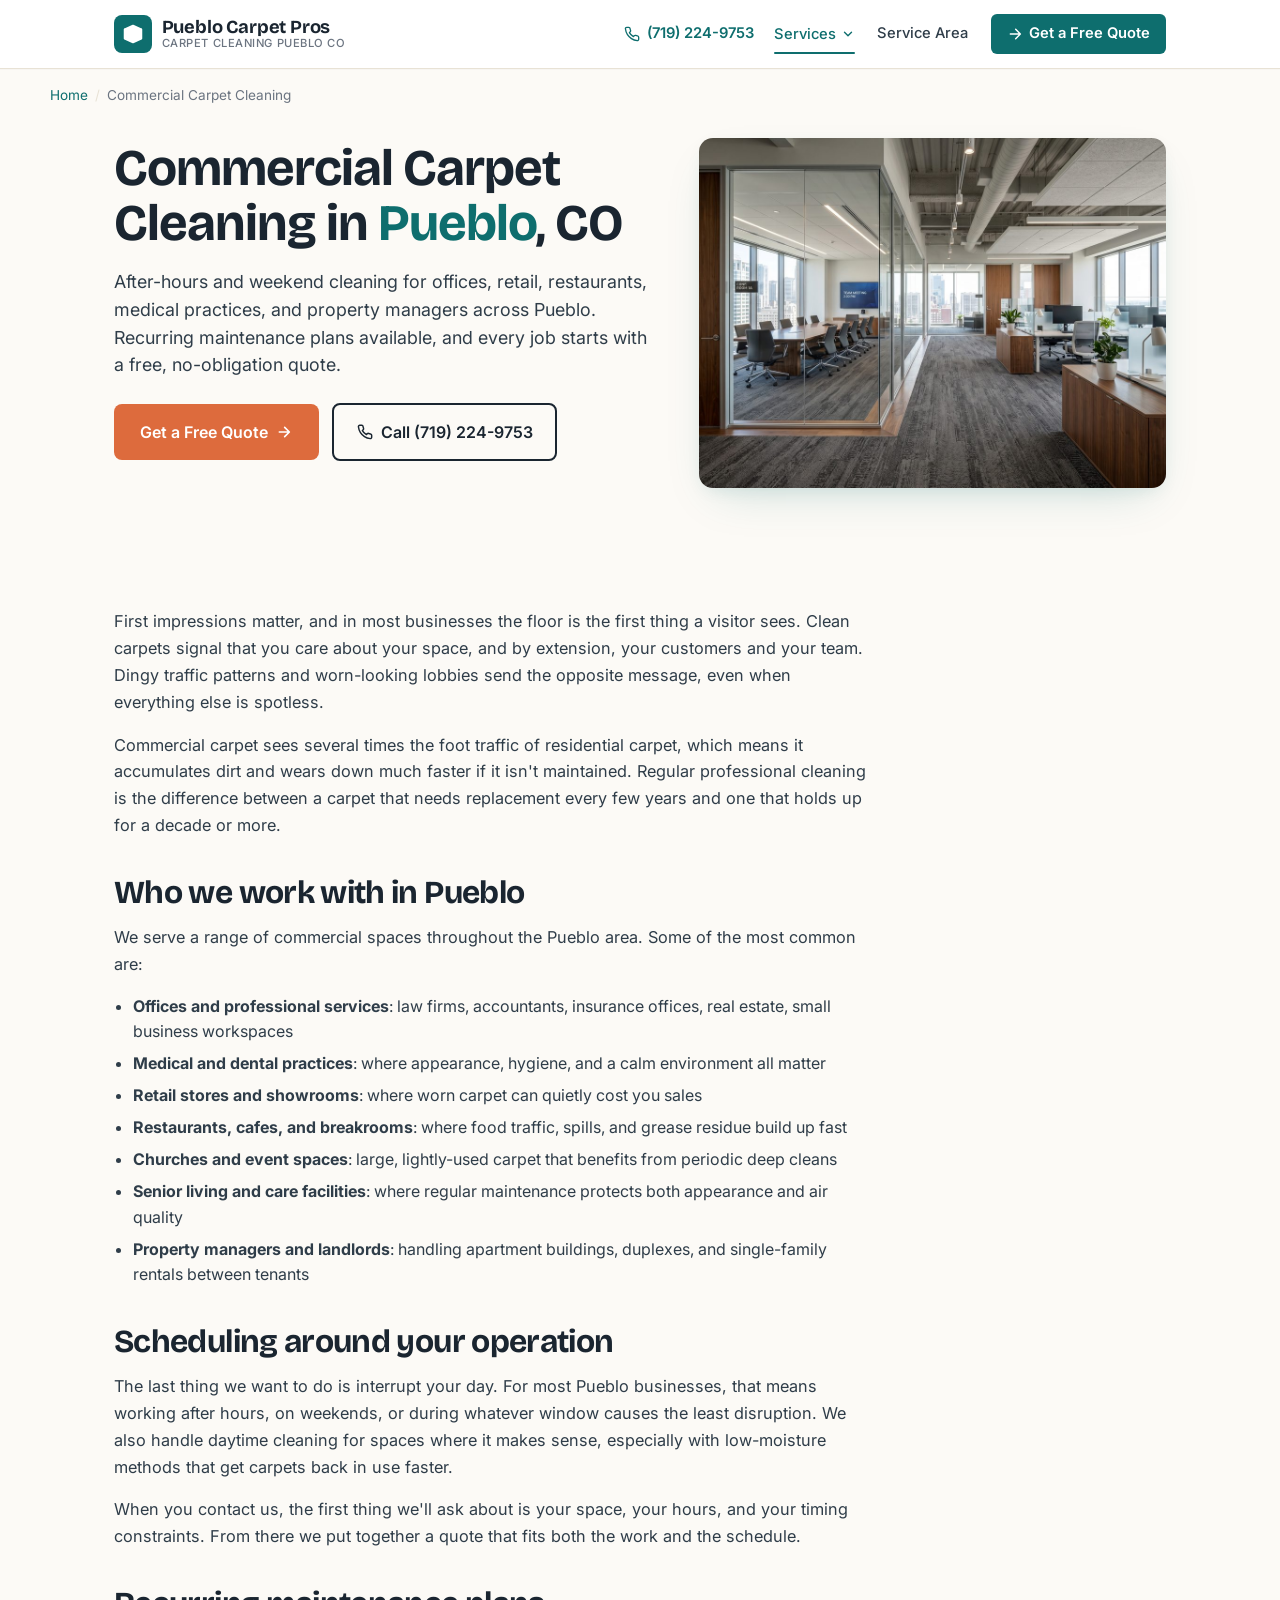
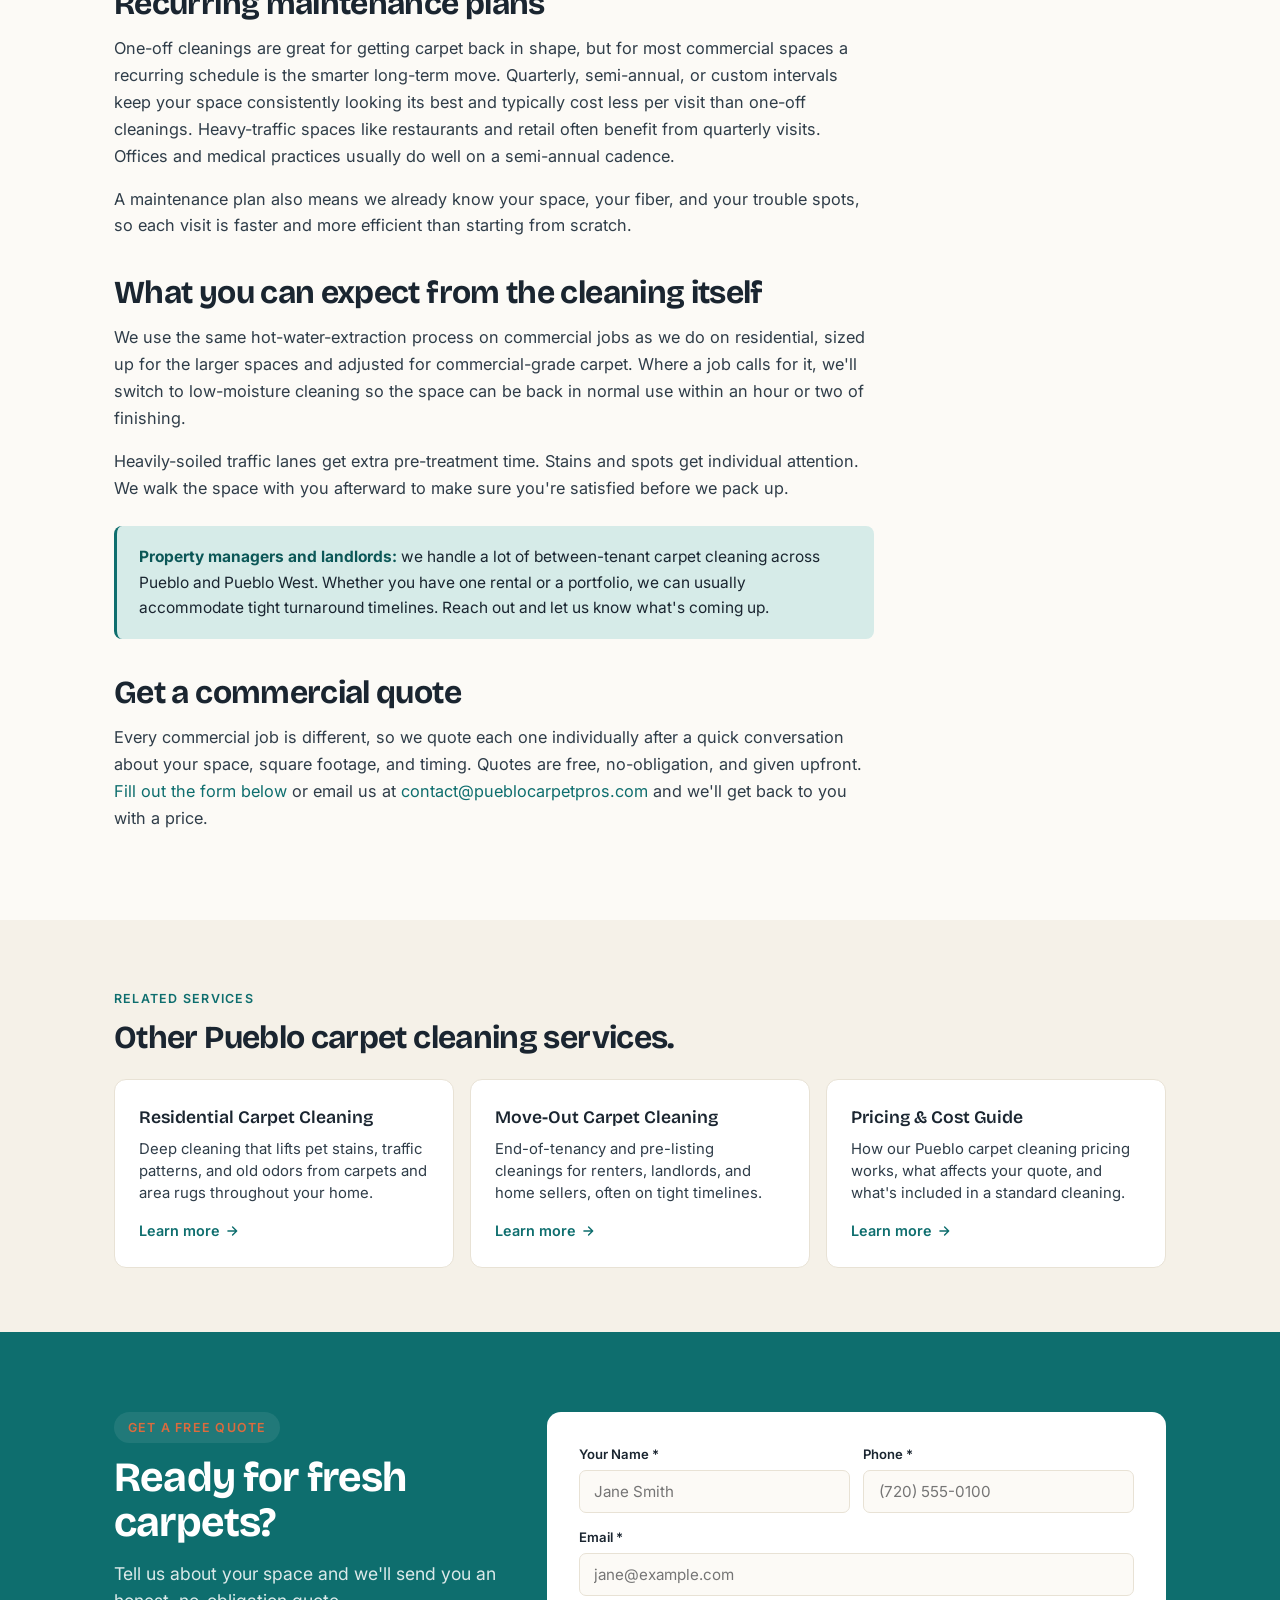
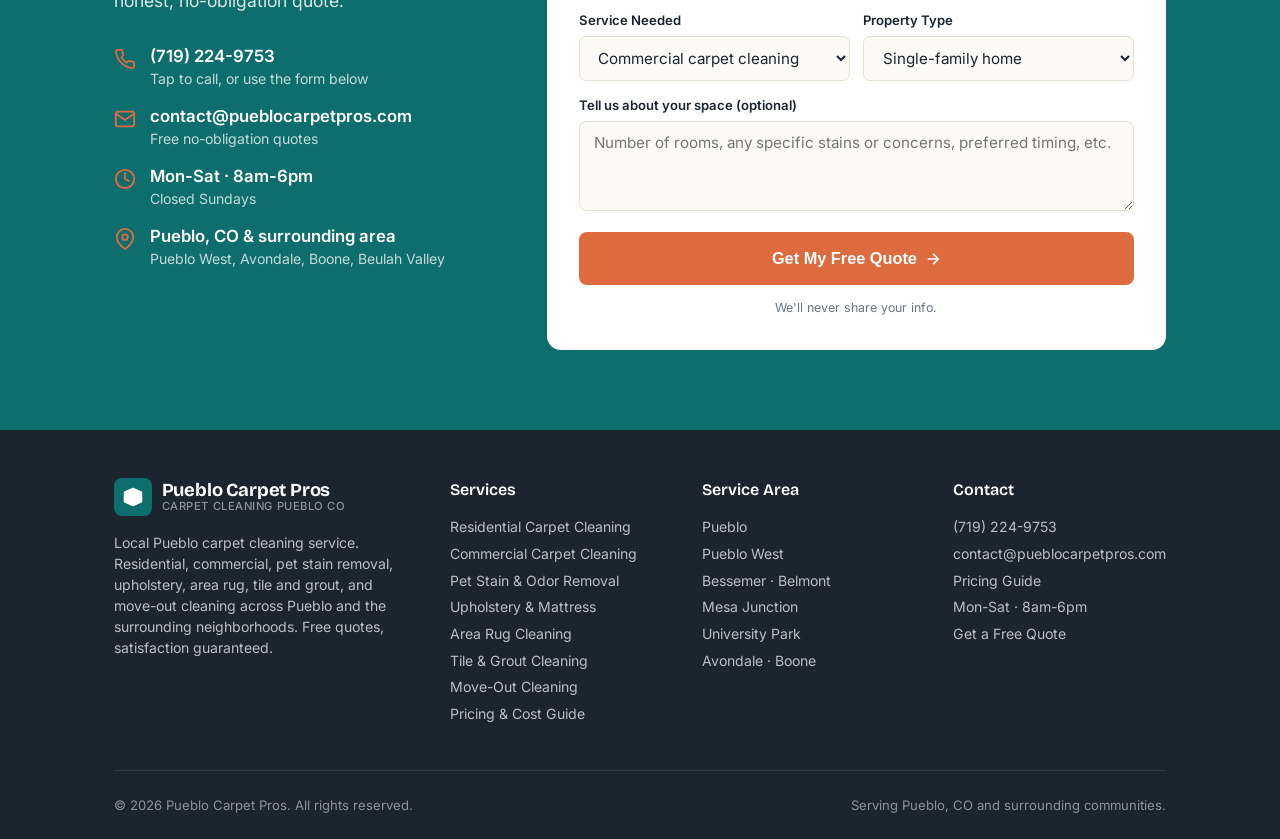
<file: commercial-carpet-cleaning-pueblo/index.html>
<!DOCTYPE html>
<html lang="en">
<head>
<meta charset="UTF-8" />
<meta name="viewport" content="width=device-width, initial-scale=1.0" />

<script async src="https://www.googletagmanager.com/gtag/js?id=G-DEKVT06JYV"></script>
<script>
  window.dataLayer = window.dataLayer || [];
  function gtag(){dataLayer.push(arguments);}
  gtag('js', new Date());
  gtag('config', 'G-DEKVT06JYV');
</script>

<title>Commercial Carpet Cleaning Pueblo CO | Pueblo Carpet Pros</title>
<meta name="description" content="Commercial carpet cleaning in Pueblo, CO. After-hours service for offices, retail, restaurants, and medical practices. Free quotes. (719) 224-9753." />
<meta name="robots" content="index, follow" />
<meta name="author" content="Pueblo Carpet Pros" />
<meta name="geo.region" content="US-CO" />
<meta name="geo.placename" content="Pueblo" />
<link rel="canonical" href="https://pueblocarpetpros.com/commercial-carpet-cleaning-pueblo/" />

<!-- Open Graph -->
<meta property="og:type" content="article" />
<meta property="og:url" content="https://pueblocarpetpros.com/commercial-carpet-cleaning-pueblo/" />
<meta property="og:title" content="Commercial Carpet Cleaning Pueblo CO | Pueblo Carpet Pros" />
<meta property="og:description" content="Commercial carpet cleaning in Pueblo, CO. After-hours service for offices, retail, restaurants, and medical practices. Free quotes. (719) 224-9753." />
<meta property="og:image" content="https://pueblocarpetpros.com/images/commercial.jpg" />
<meta property="og:locale" content="en_US" />

<!-- Twitter Card -->
<meta name="twitter:card" content="summary_large_image" />
<meta name="twitter:url" content="https://pueblocarpetpros.com/commercial-carpet-cleaning-pueblo/" />
<meta name="twitter:title" content="Commercial Carpet Cleaning Pueblo CO | Pueblo Carpet Pros" />
<meta name="twitter:description" content="Commercial carpet cleaning in Pueblo, CO. After-hours service for offices, retail, restaurants, and medical practices. Free quotes. (719) 224-9753." />
<meta name="twitter:image" content="https://pueblocarpetpros.com/images/commercial.jpg" />

<link rel="icon" type="image/svg+xml" href="data:image/svg+xml,%3Csvg xmlns='http://www.w3.org/2000/svg' viewBox='0 0 32 32'%3E%3Crect width='32' height='32' rx='6' fill='%230e6e6e'/%3E%3Cpath d='M5 11l11-5 11 5M5 11v12l11 5 11-5V11M5 11l11 5 11-5M16 16v12' fill='none' stroke='%23ffffff' stroke-width='2.5' stroke-linecap='round' stroke-linejoin='round'/%3E%3C/svg%3E" />
<link rel="preconnect" href="https://fonts.googleapis.com">
<link rel="preconnect" href="https://fonts.gstatic.com" crossorigin>
<link href="https://fonts.googleapis.com/css2?family=Bricolage+Grotesque:opsz,wght@12..96,500;12..96,600;12..96,700&family=Inter:wght@400;500;600;700&display=swap" rel="stylesheet">
<link rel="stylesheet" href="/styles.css" />

<script type="application/ld+json">
{
  "@context": "https://schema.org",
  "@type": "BreadcrumbList",
  "itemListElement": [
    {"@type": "ListItem", "position": 1, "name": "Home", "item": "https://pueblocarpetpros.com/"},
    {"@type": "ListItem", "position": 2, "name": "Commercial Carpet Cleaning", "item": "https://pueblocarpetpros.com/commercial-carpet-cleaning-pueblo/"}
  ]
}
</script>

<script type="application/ld+json">
{
  "@context": "https://schema.org",
  "@type": "Service",
  "serviceType": "Commercial Carpet Cleaning",
  "provider": {
    "@type": "ProfessionalService",
    "name": "Pueblo Carpet Pros",
    "url": "https://pueblocarpetpros.com/",
    "telephone": "+1-719-224-9753",
    "email": "contact@pueblocarpetpros.com"
  },
  "areaServed": [
    {"@type": "City", "name": "Pueblo"},
    {"@type": "City", "name": "Pueblo West"},
    {"@type": "City", "name": "Avondale"},
    {"@type": "City", "name": "Boone"}
  ],
  "description": "Commercial carpet cleaning in Pueblo, CO. After-hours service for offices, retail, restaurants, medical practices, and rentals. Recurring maintenance plans and free, no-obligation quotes."
}
</script>

</head>
<body>

<header class="header">
  <div class="wrap">
    <a href="/" class="logo">
      <span class="logo-mark">
        <svg viewBox="0 0 24 24" fill="none" stroke="currentColor" stroke-width="2.2" stroke-linecap="round" stroke-linejoin="round"><path d="M3 7l9-4 9 4M3 7v10l9 4 9-4V7M3 7l9 4 9-4M12 11v10"/></svg>
      </span>
      <span class="logo-text">Pueblo Carpet Pros<small>Carpet Cleaning Pueblo CO</small></span>
    </a>
    <div class="header-right">
      <a href="tel:+17192249753" class="phone-link" aria-label="Call Pueblo Carpet Pros at (719) 224-9753">
        <svg viewBox="0 0 24 24" fill="none" stroke="currentColor" stroke-width="2" stroke-linecap="round" stroke-linejoin="round"><path d="M22 16.92v3a2 2 0 0 1-2.18 2 19.79 19.79 0 0 1-8.63-3.07 19.5 19.5 0 0 1-6-6 19.79 19.79 0 0 1-3.07-8.67A2 2 0 0 1 4.11 2h3a2 2 0 0 1 2 1.72 12.84 12.84 0 0 0 .7 2.81 2 2 0 0 1-.45 2.11L8.09 9.91a16 16 0 0 0 6 6l1.27-1.27a2 2 0 0 1 2.11-.45 12.84 12.84 0 0 0 2.81.7A2 2 0 0 1 22 16.92z"/></svg>
        (719) 224-9753
      </a>
      <button class="nav-toggle" aria-label="Toggle menu" aria-expanded="false" aria-controls="primary-nav">
        <svg class="nav-icon-open" viewBox="0 0 24 24" fill="none" stroke="currentColor" stroke-width="2.2" stroke-linecap="round" stroke-linejoin="round"><line x1="3" y1="6" x2="21" y2="6"/><line x1="3" y1="12" x2="21" y2="12"/><line x1="3" y1="18" x2="21" y2="18"/></svg>
        <svg class="nav-icon-close" viewBox="0 0 24 24" fill="none" stroke="currentColor" stroke-width="2.2" stroke-linecap="round" stroke-linejoin="round"><line x1="6" y1="6" x2="18" y2="18"/><line x1="6" y1="18" x2="18" y2="6"/></svg>
      </button>
      <nav class="header-nav" id="primary-nav">
        <div class="nav-dropdown">
          <button class="nav-link nav-dropdown-toggle is-active" aria-expanded="false" aria-haspopup="true">
            Services
            <svg class="nav-chevron" viewBox="0 0 24 24" fill="none" stroke="currentColor" stroke-width="2.4" stroke-linecap="round" stroke-linejoin="round"><polyline points="6 9 12 15 18 9"/></svg>
          </button>
          <div class="nav-dropdown-menu" role="menu">
          <a href="/#residential" role="menuitem" class="">Residential Carpet Cleaning</a>
          <a href="/commercial-carpet-cleaning-pueblo/" role="menuitem" class="is-active">Commercial Carpet Cleaning</a>
          <a href="/pet-stain-removal-pueblo/" role="menuitem" class="">Pet Stain & Odor Removal</a>
          <a href="/upholstery-cleaning-pueblo/" role="menuitem" class="">Upholstery & Mattress Cleaning</a>
          <a href="/area-rug-cleaning-pueblo/" role="menuitem" class="">Area Rug Cleaning</a>
          <a href="/tile-grout-cleaning-pueblo/" role="menuitem" class="">Tile & Grout Cleaning</a>
          <a href="/move-out-carpet-cleaning-pueblo/" role="menuitem" class="">Move-Out Carpet Cleaning</a>
          <div class="nav-dropdown-sep"></div>
          <a href="/carpet-cleaning-cost-pueblo/" role="menuitem" class="">Pricing & Cost Guide</a>
          </div>
        </div>
        <a href="/#service-area" class="nav-link">Service Area</a>
        <a href="#contact" class="phone-btn">
          <svg viewBox="0 0 24 24" fill="none" stroke="currentColor" stroke-width="2.2" stroke-linecap="round" stroke-linejoin="round"><path d="M5 12h14M13 5l7 7-7 7"/></svg>
          Get a Free Quote
        </a>
      </nav>
    </div>
  </div>
</header>


<div class="wrap breadcrumb">
  <a href="/">Home</a><span class="sep">/</span><span>Commercial Carpet Cleaning</span>
</div>


<section class="svc-hero">
  <div class="wrap">
    <div class="svc-hero-grid">
      <div>
        <h1>Commercial Carpet Cleaning in <span>Pueblo</span>, CO</h1>
        <p class="sub">After-hours and weekend cleaning for offices, retail, restaurants, medical practices, and property managers across Pueblo. Recurring maintenance plans available, and every job starts with a free, no-obligation quote.</p>
        <div class="hero-ctas">
          <a href="#contact" class="btn-primary">
            Get a Free Quote
            <svg width="16" height="16" viewBox="0 0 24 24" fill="none" stroke="currentColor" stroke-width="2.5" stroke-linecap="round" stroke-linejoin="round"><path d="M5 12h14M13 5l7 7-7 7"/></svg>
          </a>
          <a href="tel:+17192249753" class="btn-secondary">
            <svg width="16" height="16" viewBox="0 0 24 24" fill="none" stroke="currentColor" stroke-width="2.2" stroke-linecap="round" stroke-linejoin="round"><path d="M22 16.92v3a2 2 0 0 1-2.18 2 19.79 19.79 0 0 1-8.63-3.07 19.5 19.5 0 0 1-6-6 19.79 19.79 0 0 1-3.07-8.67A2 2 0 0 1 4.11 2h3a2 2 0 0 1 2 1.72 12.84 12.84 0 0 0 .7 2.81 2 2 0 0 1-.45 2.11L8.09 9.91a16 16 0 0 0 6 6l1.27-1.27a2 2 0 0 1 2.11-.45 12.84 12.84 0 0 0 2.81.7A2 2 0 0 1 22 16.92z"/></svg>
            Call (719) 224-9753
          </a>
        </div>
      </div>
      <div class="svc-hero-image">
        <img src="/images/commercial.jpg" alt="Modern office interior with clean commercial-grade carpet in a Pueblo business space" loading="eager" />
      </div>
    </div>
  </div>
</section>

<section>
  <div class="wrap">
    <article class="prose">
      <p>First impressions matter, and in most businesses the floor is the first thing a visitor sees. Clean carpets signal that you care about your space, and by extension, your customers and your team. Dingy traffic patterns and worn-looking lobbies send the opposite message, even when everything else is spotless.</p>
      <p>Commercial carpet sees several times the foot traffic of residential carpet, which means it accumulates dirt and wears down much faster if it isn't maintained. Regular professional cleaning is the difference between a carpet that needs replacement every few years and one that holds up for a decade or more.</p>

      <h2>Who we work with in Pueblo</h2>
      <p>We serve a range of commercial spaces throughout the Pueblo area. Some of the most common are:</p>
      <ul>
        <li><strong>Offices and professional services</strong>: law firms, accountants, insurance offices, real estate, small business workspaces</li>
        <li><strong>Medical and dental practices</strong>: where appearance, hygiene, and a calm environment all matter</li>
        <li><strong>Retail stores and showrooms</strong>: where worn carpet can quietly cost you sales</li>
        <li><strong>Restaurants, cafes, and breakrooms</strong>: where food traffic, spills, and grease residue build up fast</li>
        <li><strong>Churches and event spaces</strong>: large, lightly-used carpet that benefits from periodic deep cleans</li>
        <li><strong>Senior living and care facilities</strong>: where regular maintenance protects both appearance and air quality</li>
        <li><strong>Property managers and landlords</strong>: handling apartment buildings, duplexes, and single-family rentals between tenants</li>
      </ul>

      <h2>Scheduling around your operation</h2>
      <p>The last thing we want to do is interrupt your day. For most Pueblo businesses, that means working after hours, on weekends, or during whatever window causes the least disruption. We also handle daytime cleaning for spaces where it makes sense, especially with low-moisture methods that get carpets back in use faster.</p>
      <p>When you contact us, the first thing we'll ask about is your space, your hours, and your timing constraints. From there we put together a quote that fits both the work and the schedule.</p>

      <h2>Recurring maintenance plans</h2>
      <p>One-off cleanings are great for getting carpet back in shape, but for most commercial spaces a recurring schedule is the smarter long-term move. Quarterly, semi-annual, or custom intervals keep your space consistently looking its best and typically cost less per visit than one-off cleanings. Heavy-traffic spaces like restaurants and retail often benefit from quarterly visits. Offices and medical practices usually do well on a semi-annual cadence.</p>
      <p>A maintenance plan also means we already know your space, your fiber, and your trouble spots, so each visit is faster and more efficient than starting from scratch.</p>

      <h2>What you can expect from the cleaning itself</h2>
      <p>We use the same hot-water-extraction process on commercial jobs as we do on residential, sized up for the larger spaces and adjusted for commercial-grade carpet. Where a job calls for it, we'll switch to low-moisture cleaning so the space can be back in normal use within an hour or two of finishing.</p>
      <p>Heavily-soiled traffic lanes get extra pre-treatment time. Stains and spots get individual attention. We walk the space with you afterward to make sure you're satisfied before we pack up.</p>

      <div class="callout">
        <p><strong>Property managers and landlords:</strong> we handle a lot of between-tenant carpet cleaning across Pueblo and Pueblo West. Whether you have one rental or a portfolio, we can usually accommodate tight turnaround timelines. Reach out and let us know what's coming up.</p>
      </div>

      <h2>Get a commercial quote</h2>
      <p>Every commercial job is different, so we quote each one individually after a quick conversation about your space, square footage, and timing. Quotes are free, no-obligation, and given upfront. <a href="#contact">Fill out the form below</a> or email us at <a href="mailto:contact@pueblocarpetpros.com">contact@pueblocarpetpros.com</a> and we'll get back to you with a price.</p>

    </article>
  </div>
</section>

<section class="related">
  <div class="wrap">
    <span class="section-eyebrow">Related Services</span>
    <h2 style="font-size: clamp(1.5rem, 2.8vw, 2rem);">Other Pueblo carpet cleaning services.</h2>
    <div class="related-grid">
      <a class="related-card" href="/#residential">
        <h3>Residential Carpet Cleaning</h3>
        <p>Deep cleaning that lifts pet stains, traffic patterns, and old odors from carpets and area rugs throughout your home.</p>
        <span class="related-cta">Learn more <svg width="14" height="14" viewBox="0 0 24 24" fill="none" stroke="currentColor" stroke-width="2.4" stroke-linecap="round" stroke-linejoin="round"><path d="M5 12h14M13 5l7 7-7 7"/></svg></span>
      </a>
      <a class="related-card" href="/move-out-carpet-cleaning-pueblo/">
        <h3>Move-Out Carpet Cleaning</h3>
        <p>End-of-tenancy and pre-listing cleanings for renters, landlords, and home sellers, often on tight timelines.</p>
        <span class="related-cta">Learn more <svg width="14" height="14" viewBox="0 0 24 24" fill="none" stroke="currentColor" stroke-width="2.4" stroke-linecap="round" stroke-linejoin="round"><path d="M5 12h14M13 5l7 7-7 7"/></svg></span>
      </a>
      <a class="related-card" href="/carpet-cleaning-cost-pueblo/">
        <h3>Pricing & Cost Guide</h3>
        <p>How our Pueblo carpet cleaning pricing works, what affects your quote, and what's included in a standard cleaning.</p>
        <span class="related-cta">Learn more <svg width="14" height="14" viewBox="0 0 24 24" fill="none" stroke="currentColor" stroke-width="2.4" stroke-linecap="round" stroke-linejoin="round"><path d="M5 12h14M13 5l7 7-7 7"/></svg></span>
      </a>
    </div>
  </div>
</section>


<section id="contact" class="contact">
  <div class="wrap contact-grid">
    <div class="contact-info">
      <span class="section-eyebrow">Get a Free Quote</span>
      <h2>Ready for fresh carpets?</h2>
      <p class="section-lead">Tell us about your space and we'll send you an honest, no-obligation quote.</p>

      <div class="contact-details">
        <div class="contact-detail">
          <svg viewBox="0 0 24 24" fill="none" stroke="currentColor" stroke-width="2" stroke-linecap="round" stroke-linejoin="round"><path d="M22 16.92v3a2 2 0 0 1-2.18 2 19.79 19.79 0 0 1-8.63-3.07 19.5 19.5 0 0 1-6-6 19.79 19.79 0 0 1-3.07-8.67A2 2 0 0 1 4.11 2h3a2 2 0 0 1 2 1.72 12.84 12.84 0 0 0 .7 2.81 2 2 0 0 1-.45 2.11L8.09 9.91a16 16 0 0 0 6 6l1.27-1.27a2 2 0 0 1 2.11-.45 12.84 12.84 0 0 0 2.81.7A2 2 0 0 1 22 16.92z"/></svg>
          <div><strong><a href="tel:+17192249753" style="color:#fff;">(719) 224-9753</a></strong><span>Tap to call, or use the form below</span></div>
        </div>
        <div class="contact-detail">
          <svg viewBox="0 0 24 24" fill="none" stroke="currentColor" stroke-width="2" stroke-linecap="round" stroke-linejoin="round"><path d="M4 4h16c1.1 0 2 .9 2 2v12c0 1.1-.9 2-2 2H4c-1.1 0-2-.9-2-2V6c0-1.1.9-2 2-2z"/><polyline points="22,6 12,13 2,6"/></svg>
          <div><strong>contact@pueblocarpetpros.com</strong><span>Free no-obligation quotes</span></div>
        </div>
        <div class="contact-detail">
          <svg viewBox="0 0 24 24" fill="none" stroke="currentColor" stroke-width="2" stroke-linecap="round" stroke-linejoin="round"><circle cx="12" cy="12" r="10"/><polyline points="12 6 12 12 16 14"/></svg>
          <div><strong>Mon-Sat &middot; 8am-6pm</strong><span>Closed Sundays</span></div>
        </div>
        <div class="contact-detail">
          <svg viewBox="0 0 24 24" fill="none" stroke="currentColor" stroke-width="2" stroke-linecap="round" stroke-linejoin="round"><path d="M21 10c0 7-9 13-9 13s-9-6-9-13a9 9 0 0 1 18 0z"/><circle cx="12" cy="10" r="3"/></svg>
          <div><strong>Pueblo, CO &amp; surrounding area</strong><span>Pueblo West, Avondale, Boone, Beulah Valley</span></div>
        </div>
      </div>
    </div>

    <form class="contact-form" name="quote-request" method="POST" data-netlify="true" netlify-honeypot="bot-field">
      <input type="hidden" name="form-name" value="quote-request" />
      <p style="display:none">
        <label>Don't fill this out if you're human: <input name="bot-field" /></label>
      </p>
      <div class="form-row">
        <div class="form-field">
          <label for="name">Your Name *</label>
          <input id="name" type="text" name="name" required placeholder="Jane Smith" />
        </div>
        <div class="form-field">
          <label for="phone">Phone *</label>
          <input id="phone" type="tel" name="phone" required placeholder="(720) 555-0100" />
        </div>
      </div>
      <div class="form-row">
        <div class="form-field full">
          <label for="email">Email *</label>
          <input id="email" type="email" name="email" required placeholder="jane@example.com" />
        </div>
      </div>
      <div class="form-row">
        <div class="form-field">
          <label for="service">Service Needed</label>
          <select id="service" name="service">
            <option>Residential carpet cleaning</option>
            <option selected>Commercial carpet cleaning</option>
            <option>Pet stain & odor removal</option>
            <option>Upholstery cleaning</option>
            <option>Area rug cleaning</option>
            <option>Tile & grout cleaning</option>
            <option>Move-in / move-out</option>
            <option>Not sure / other</option>
          </select>
        </div>
        <div class="form-field">
          <label for="property">Property Type</label>
          <select id="property" name="property">
            <option>Single-family home</option>
            <option>Apartment / condo</option>
            <option>Rental property</option>
            <option>Office / business</option>
            <option>Other</option>
          </select>
        </div>
      </div>
      <div class="form-row">
        <div class="form-field full">
          <label for="notes">Tell us about your space (optional)</label>
          <textarea id="notes" name="notes" placeholder="Number of rooms, any specific stains or concerns, preferred timing, etc."></textarea>
        </div>
      </div>
      <button type="submit" class="btn-primary">
        Get My Free Quote
        <svg width="16" height="16" viewBox="0 0 24 24" fill="none" stroke="currentColor" stroke-width="2.5" stroke-linecap="round" stroke-linejoin="round"><path d="M5 12h14M13 5l7 7-7 7"/></svg>
      </button>
      <p class="form-disclaim">We'll never share your info.</p>
    </form>
  </div>
</section>


<footer>
  <div class="wrap">
    <div class="footer-grid">
      <div>
        <a href="/" class="logo">
          <span class="logo-mark"><svg viewBox="0 0 24 24" fill="none" stroke="currentColor" stroke-width="2.2" stroke-linecap="round" stroke-linejoin="round"><path d="M3 7l9-4 9 4M3 7v10l9 4 9-4V7M3 7l9 4 9-4M12 11v10"/></svg></span>
          <span class="logo-text">Pueblo Carpet Pros<small>Carpet Cleaning Pueblo CO</small></span>
        </a>
        <p style="margin-top: 1rem;">Local Pueblo carpet cleaning service. Residential, commercial, pet stain removal, upholstery, area rug, tile and grout, and move-out cleaning across Pueblo and the surrounding neighborhoods. Free quotes, satisfaction guaranteed.</p>
      </div>
      <div>
        <h4>Services</h4>
        <ul>
          <li><a href="/#residential">Residential Carpet Cleaning</a></li>
          <li><a href="/commercial-carpet-cleaning-pueblo/">Commercial Carpet Cleaning</a></li>
          <li><a href="/pet-stain-removal-pueblo/">Pet Stain &amp; Odor Removal</a></li>
          <li><a href="/upholstery-cleaning-pueblo/">Upholstery &amp; Mattress</a></li>
          <li><a href="/area-rug-cleaning-pueblo/">Area Rug Cleaning</a></li>
          <li><a href="/tile-grout-cleaning-pueblo/">Tile &amp; Grout Cleaning</a></li>
          <li><a href="/move-out-carpet-cleaning-pueblo/">Move-Out Cleaning</a></li>
          <li><a href="/carpet-cleaning-cost-pueblo/">Pricing &amp; Cost Guide</a></li>
        </ul>
      </div>
      <div>
        <h4>Service Area</h4>
        <ul>
          <li>Pueblo</li>
          <li>Pueblo West</li>
          <li>Bessemer &middot; Belmont</li>
          <li>Mesa Junction</li>
          <li>University Park</li>
          <li>Avondale &middot; Boone</li>
        </ul>
      </div>
      <div>
        <h4>Contact</h4>
        <ul>
          <li><a href="tel:+17192249753">(719) 224-9753</a></li>
          <li><a href="mailto:contact@pueblocarpetpros.com">contact@pueblocarpetpros.com</a></li>
          <li><a href="/carpet-cleaning-cost-pueblo/">Pricing Guide</a></li>
          <li>Mon-Sat &middot; 8am-6pm</li>
          <li><a href="#contact">Get a Free Quote</a></li>
        </ul>
      </div>
    </div>
    <div class="footer-bottom">
      <span>&copy; 2026 Pueblo Carpet Pros. All rights reserved.</span>
      <span>Serving Pueblo, CO and surrounding communities.</span>
    </div>
  </div>
</footer>


<script>
(function() {
  var navToggle = document.querySelector('.nav-toggle');
  var nav = document.getElementById('primary-nav');
  var dropdown = document.querySelector('.nav-dropdown');
  var dropdownToggle = document.querySelector('.nav-dropdown-toggle');

  if (navToggle && nav) {
    navToggle.addEventListener('click', function(e) {
      e.stopPropagation();
      var open = nav.classList.toggle('is-open');
      navToggle.setAttribute('aria-expanded', open ? 'true' : 'false');
    });
  }

  if (dropdown && dropdownToggle) {
    dropdownToggle.addEventListener('click', function(e) {
      e.preventDefault();
      e.stopPropagation();
      var open = dropdown.classList.toggle('is-open');
      dropdownToggle.setAttribute('aria-expanded', open ? 'true' : 'false');
    });
  }

  document.addEventListener('click', function(e) {
    if (dropdown && !e.target.closest('.nav-dropdown')) {
      dropdown.classList.remove('is-open');
      if (dropdownToggle) dropdownToggle.setAttribute('aria-expanded', 'false');
    }
    if (nav && nav.classList.contains('is-open') && !e.target.closest('#primary-nav') && !e.target.closest('.nav-toggle')) {
      nav.classList.remove('is-open');
      if (navToggle) navToggle.setAttribute('aria-expanded', 'false');
    }
  });

  document.addEventListener('keydown', function(e) {
    if (e.key === 'Escape') {
      if (dropdown) {
        dropdown.classList.remove('is-open');
        if (dropdownToggle) dropdownToggle.setAttribute('aria-expanded', 'false');
      }
      if (nav) {
        nav.classList.remove('is-open');
        if (navToggle) navToggle.setAttribute('aria-expanded', 'false');
      }
    }
  });
})();
</script>

</body>
</html>
</file>
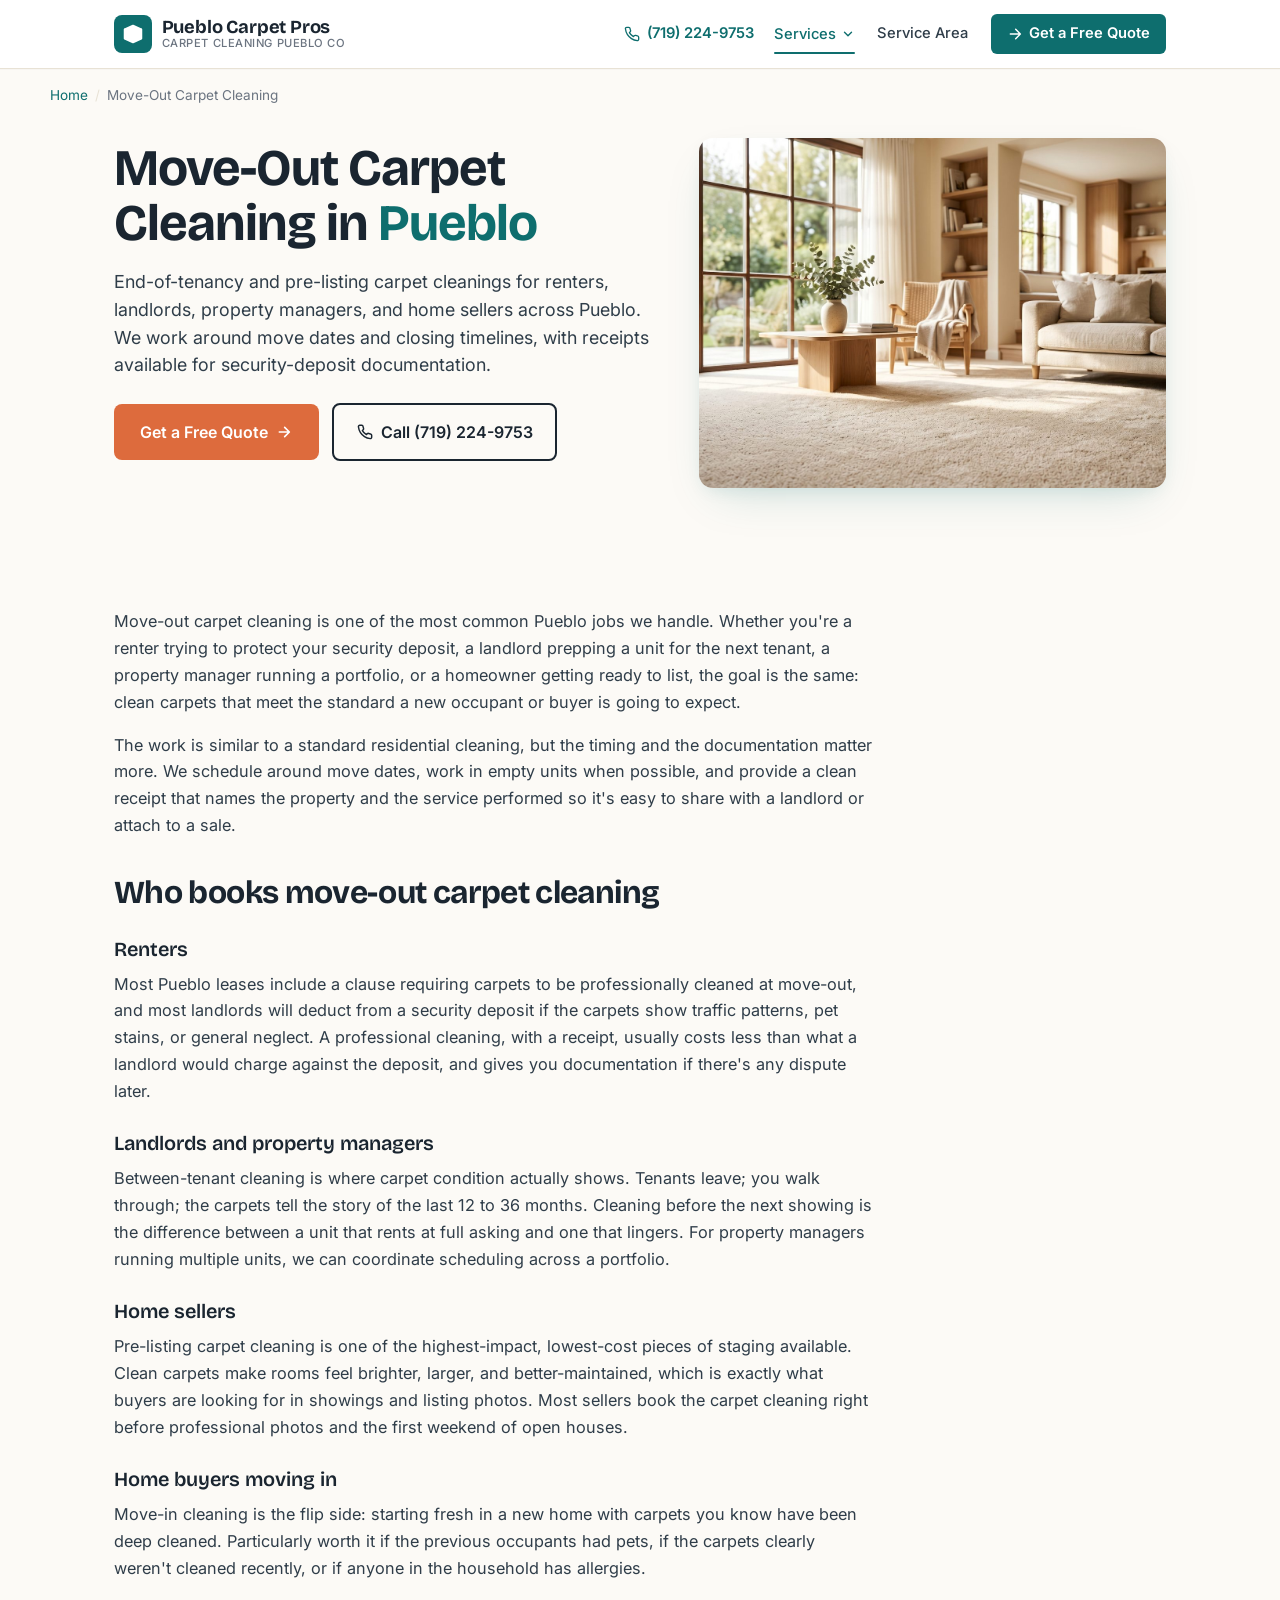
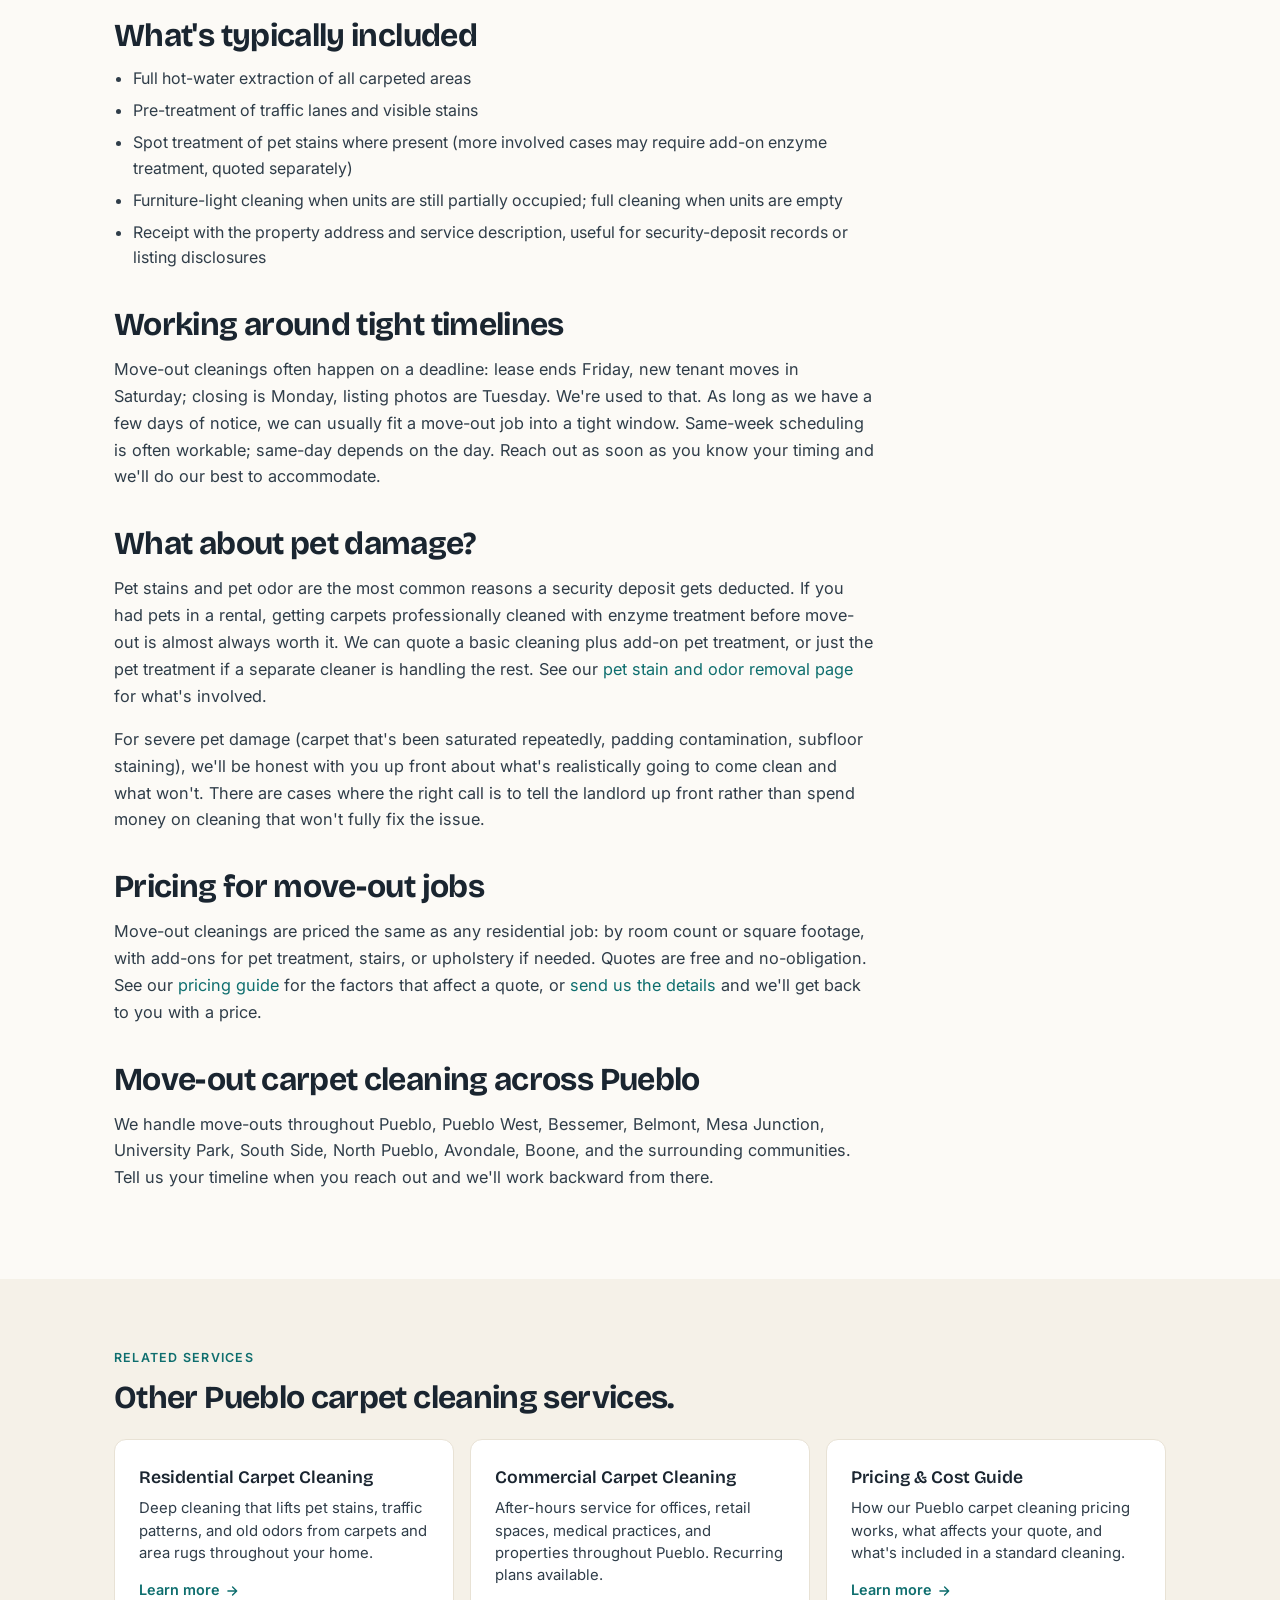
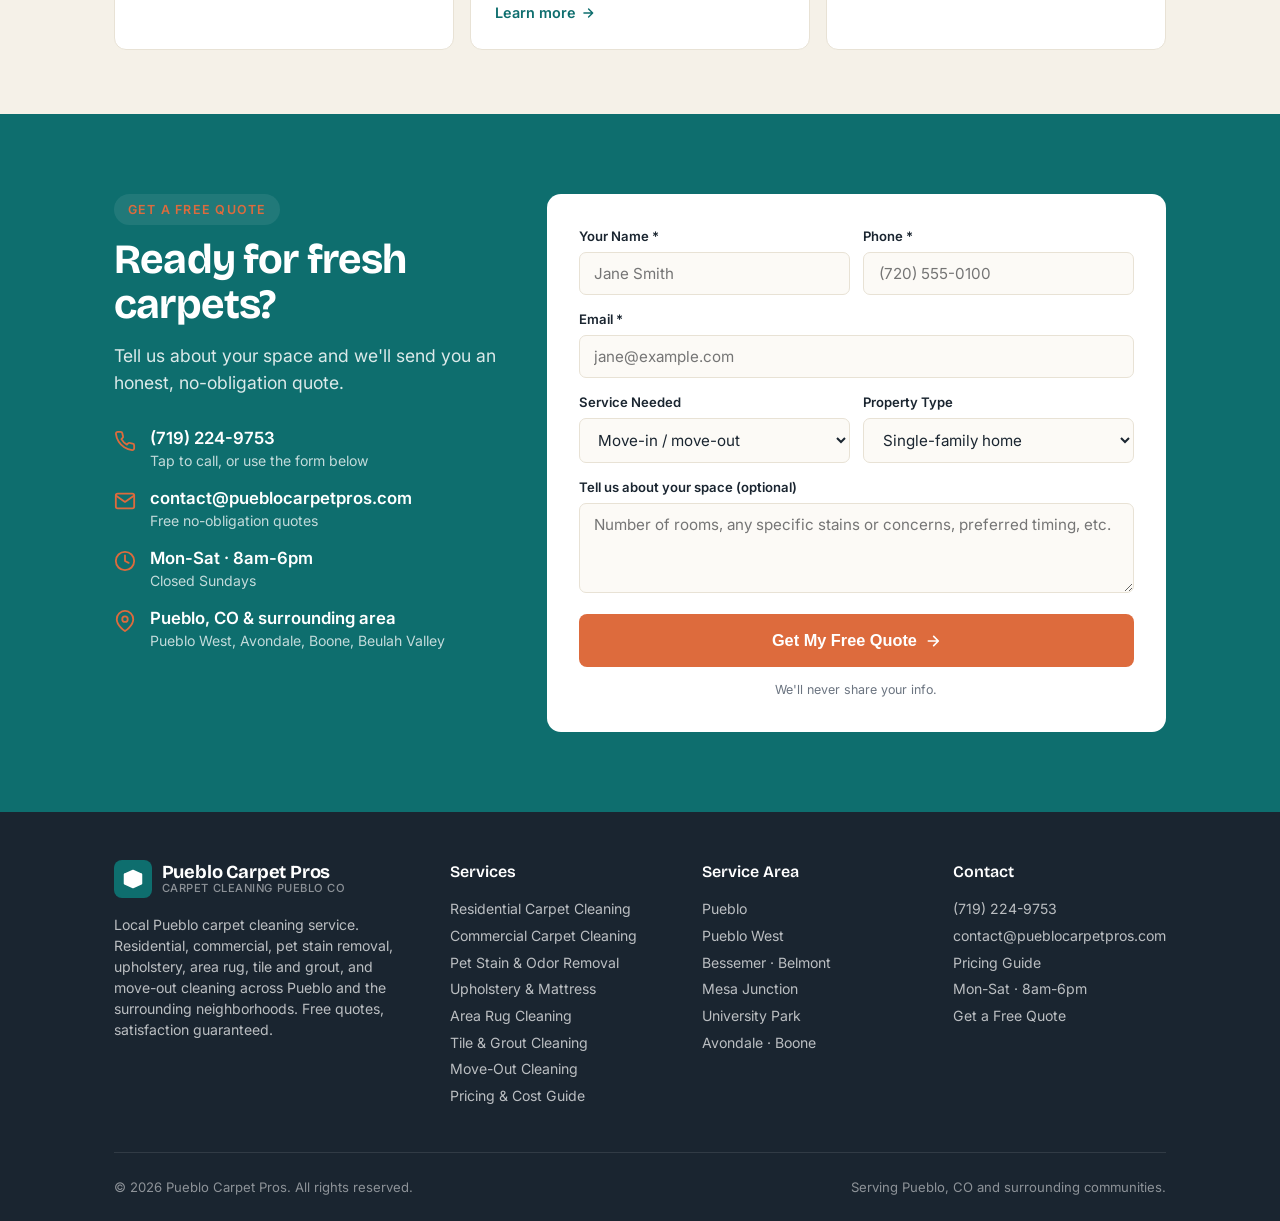
<file: move-out-carpet-cleaning-pueblo/index.html>
<!DOCTYPE html>
<html lang="en">
<head>
<meta charset="UTF-8" />
<meta name="viewport" content="width=device-width, initial-scale=1.0" />

<script async src="https://www.googletagmanager.com/gtag/js?id=G-DEKVT06JYV"></script>
<script>
  window.dataLayer = window.dataLayer || [];
  function gtag(){dataLayer.push(arguments);}
  gtag('js', new Date());
  gtag('config', 'G-DEKVT06JYV');
</script>

<title>Move-Out Carpet Cleaning Pueblo CO | Pueblo Carpet Pros</title>
<meta name="description" content="Move-out and move-in carpet cleaning in Pueblo, CO. For renters, landlords, property managers, and home sellers. Tight timelines OK. Free quotes." />
<meta name="robots" content="index, follow" />
<meta name="author" content="Pueblo Carpet Pros" />
<meta name="geo.region" content="US-CO" />
<meta name="geo.placename" content="Pueblo" />
<link rel="canonical" href="https://pueblocarpetpros.com/move-out-carpet-cleaning-pueblo/" />

<!-- Open Graph -->
<meta property="og:type" content="article" />
<meta property="og:url" content="https://pueblocarpetpros.com/move-out-carpet-cleaning-pueblo/" />
<meta property="og:title" content="Move-Out Carpet Cleaning Pueblo CO | Pueblo Carpet Pros" />
<meta property="og:description" content="Move-out and move-in carpet cleaning in Pueblo, CO. For renters, landlords, property managers, and home sellers. Tight timelines OK. Free quotes." />
<meta property="og:image" content="https://pueblocarpetpros.com/images/residential.jpg" />
<meta property="og:locale" content="en_US" />

<!-- Twitter Card -->
<meta name="twitter:card" content="summary_large_image" />
<meta name="twitter:url" content="https://pueblocarpetpros.com/move-out-carpet-cleaning-pueblo/" />
<meta name="twitter:title" content="Move-Out Carpet Cleaning Pueblo CO | Pueblo Carpet Pros" />
<meta name="twitter:description" content="Move-out and move-in carpet cleaning in Pueblo, CO. For renters, landlords, property managers, and home sellers. Tight timelines OK. Free quotes." />
<meta name="twitter:image" content="https://pueblocarpetpros.com/images/residential.jpg" />

<link rel="icon" type="image/svg+xml" href="data:image/svg+xml,%3Csvg xmlns='http://www.w3.org/2000/svg' viewBox='0 0 32 32'%3E%3Crect width='32' height='32' rx='6' fill='%230e6e6e'/%3E%3Cpath d='M5 11l11-5 11 5M5 11v12l11 5 11-5V11M5 11l11 5 11-5M16 16v12' fill='none' stroke='%23ffffff' stroke-width='2.5' stroke-linecap='round' stroke-linejoin='round'/%3E%3C/svg%3E" />
<link rel="preconnect" href="https://fonts.googleapis.com">
<link rel="preconnect" href="https://fonts.gstatic.com" crossorigin>
<link href="https://fonts.googleapis.com/css2?family=Bricolage+Grotesque:opsz,wght@12..96,500;12..96,600;12..96,700&family=Inter:wght@400;500;600;700&display=swap" rel="stylesheet">
<link rel="stylesheet" href="/styles.css" />

<script type="application/ld+json">
{
  "@context": "https://schema.org",
  "@type": "BreadcrumbList",
  "itemListElement": [
    {"@type": "ListItem", "position": 1, "name": "Home", "item": "https://pueblocarpetpros.com/"},
    {"@type": "ListItem", "position": 2, "name": "Move-Out Carpet Cleaning", "item": "https://pueblocarpetpros.com/move-out-carpet-cleaning-pueblo/"}
  ]
}
</script>

<script type="application/ld+json">
{
  "@context": "https://schema.org",
  "@type": "Service",
  "serviceType": "Move-Out Carpet Cleaning",
  "provider": {
    "@type": "ProfessionalService",
    "name": "Pueblo Carpet Pros",
    "url": "https://pueblocarpetpros.com/",
    "telephone": "+1-719-224-9753",
    "email": "contact@pueblocarpetpros.com"
  },
  "areaServed": [
    {"@type": "City", "name": "Pueblo"},
    {"@type": "City", "name": "Pueblo West"},
    {"@type": "City", "name": "Avondale"},
    {"@type": "City", "name": "Boone"}
  ],
  "description": "Move-out and move-in carpet cleaning in Pueblo, CO. End-of-tenancy cleanings for renters, landlords, and property managers, plus pre-listing cleans for home sellers. Tight timelines accommodated."
}
</script>

</head>
<body>

<header class="header">
  <div class="wrap">
    <a href="/" class="logo">
      <span class="logo-mark">
        <svg viewBox="0 0 24 24" fill="none" stroke="currentColor" stroke-width="2.2" stroke-linecap="round" stroke-linejoin="round"><path d="M3 7l9-4 9 4M3 7v10l9 4 9-4V7M3 7l9 4 9-4M12 11v10"/></svg>
      </span>
      <span class="logo-text">Pueblo Carpet Pros<small>Carpet Cleaning Pueblo CO</small></span>
    </a>
    <div class="header-right">
      <a href="tel:+17192249753" class="phone-link" aria-label="Call Pueblo Carpet Pros at (719) 224-9753">
        <svg viewBox="0 0 24 24" fill="none" stroke="currentColor" stroke-width="2" stroke-linecap="round" stroke-linejoin="round"><path d="M22 16.92v3a2 2 0 0 1-2.18 2 19.79 19.79 0 0 1-8.63-3.07 19.5 19.5 0 0 1-6-6 19.79 19.79 0 0 1-3.07-8.67A2 2 0 0 1 4.11 2h3a2 2 0 0 1 2 1.72 12.84 12.84 0 0 0 .7 2.81 2 2 0 0 1-.45 2.11L8.09 9.91a16 16 0 0 0 6 6l1.27-1.27a2 2 0 0 1 2.11-.45 12.84 12.84 0 0 0 2.81.7A2 2 0 0 1 22 16.92z"/></svg>
        (719) 224-9753
      </a>
      <button class="nav-toggle" aria-label="Toggle menu" aria-expanded="false" aria-controls="primary-nav">
        <svg class="nav-icon-open" viewBox="0 0 24 24" fill="none" stroke="currentColor" stroke-width="2.2" stroke-linecap="round" stroke-linejoin="round"><line x1="3" y1="6" x2="21" y2="6"/><line x1="3" y1="12" x2="21" y2="12"/><line x1="3" y1="18" x2="21" y2="18"/></svg>
        <svg class="nav-icon-close" viewBox="0 0 24 24" fill="none" stroke="currentColor" stroke-width="2.2" stroke-linecap="round" stroke-linejoin="round"><line x1="6" y1="6" x2="18" y2="18"/><line x1="6" y1="18" x2="18" y2="6"/></svg>
      </button>
      <nav class="header-nav" id="primary-nav">
        <div class="nav-dropdown">
          <button class="nav-link nav-dropdown-toggle is-active" aria-expanded="false" aria-haspopup="true">
            Services
            <svg class="nav-chevron" viewBox="0 0 24 24" fill="none" stroke="currentColor" stroke-width="2.4" stroke-linecap="round" stroke-linejoin="round"><polyline points="6 9 12 15 18 9"/></svg>
          </button>
          <div class="nav-dropdown-menu" role="menu">
          <a href="/#residential" role="menuitem" class="">Residential Carpet Cleaning</a>
          <a href="/commercial-carpet-cleaning-pueblo/" role="menuitem" class="">Commercial Carpet Cleaning</a>
          <a href="/pet-stain-removal-pueblo/" role="menuitem" class="">Pet Stain & Odor Removal</a>
          <a href="/upholstery-cleaning-pueblo/" role="menuitem" class="">Upholstery & Mattress Cleaning</a>
          <a href="/area-rug-cleaning-pueblo/" role="menuitem" class="">Area Rug Cleaning</a>
          <a href="/tile-grout-cleaning-pueblo/" role="menuitem" class="">Tile & Grout Cleaning</a>
          <a href="/move-out-carpet-cleaning-pueblo/" role="menuitem" class="is-active">Move-Out Carpet Cleaning</a>
          <div class="nav-dropdown-sep"></div>
          <a href="/carpet-cleaning-cost-pueblo/" role="menuitem" class="">Pricing & Cost Guide</a>
          </div>
        </div>
        <a href="/#service-area" class="nav-link">Service Area</a>
        <a href="#contact" class="phone-btn">
          <svg viewBox="0 0 24 24" fill="none" stroke="currentColor" stroke-width="2.2" stroke-linecap="round" stroke-linejoin="round"><path d="M5 12h14M13 5l7 7-7 7"/></svg>
          Get a Free Quote
        </a>
      </nav>
    </div>
  </div>
</header>


<div class="wrap breadcrumb">
  <a href="/">Home</a><span class="sep">/</span><span>Move-Out Carpet Cleaning</span>
</div>


<section class="svc-hero">
  <div class="wrap">
    <div class="svc-hero-grid">
      <div>
        <h1>Move-Out Carpet Cleaning in <span>Pueblo</span></h1>
        <p class="sub">End-of-tenancy and pre-listing carpet cleanings for renters, landlords, property managers, and home sellers across Pueblo. We work around move dates and closing timelines, with receipts available for security-deposit documentation.</p>
        <div class="hero-ctas">
          <a href="#contact" class="btn-primary">
            Get a Free Quote
            <svg width="16" height="16" viewBox="0 0 24 24" fill="none" stroke="currentColor" stroke-width="2.5" stroke-linecap="round" stroke-linejoin="round"><path d="M5 12h14M13 5l7 7-7 7"/></svg>
          </a>
          <a href="tel:+17192249753" class="btn-secondary">
            <svg width="16" height="16" viewBox="0 0 24 24" fill="none" stroke="currentColor" stroke-width="2.2" stroke-linecap="round" stroke-linejoin="round"><path d="M22 16.92v3a2 2 0 0 1-2.18 2 19.79 19.79 0 0 1-8.63-3.07 19.5 19.5 0 0 1-6-6 19.79 19.79 0 0 1-3.07-8.67A2 2 0 0 1 4.11 2h3a2 2 0 0 1 2 1.72 12.84 12.84 0 0 0 .7 2.81 2 2 0 0 1-.45 2.11L8.09 9.91a16 16 0 0 0 6 6l1.27-1.27a2 2 0 0 1 2.11-.45 12.84 12.84 0 0 0 2.81.7A2 2 0 0 1 22 16.92z"/></svg>
            Call (719) 224-9753
          </a>
        </div>
      </div>
      <div class="svc-hero-image">
        <img src="/images/residential.jpg" alt="Empty Pueblo home with freshly cleaned carpets ready for a new tenant or buyer" loading="eager" />
      </div>
    </div>
  </div>
</section>

<section>
  <div class="wrap">
    <article class="prose">
      <p>Move-out carpet cleaning is one of the most common Pueblo jobs we handle. Whether you're a renter trying to protect your security deposit, a landlord prepping a unit for the next tenant, a property manager running a portfolio, or a homeowner getting ready to list, the goal is the same: clean carpets that meet the standard a new occupant or buyer is going to expect.</p>
      <p>The work is similar to a standard residential cleaning, but the timing and the documentation matter more. We schedule around move dates, work in empty units when possible, and provide a clean receipt that names the property and the service performed so it's easy to share with a landlord or attach to a sale.</p>

      <h2>Who books move-out carpet cleaning</h2>
      <h3>Renters</h3>
      <p>Most Pueblo leases include a clause requiring carpets to be professionally cleaned at move-out, and most landlords will deduct from a security deposit if the carpets show traffic patterns, pet stains, or general neglect. A professional cleaning, with a receipt, usually costs less than what a landlord would charge against the deposit, and gives you documentation if there's any dispute later.</p>

      <h3>Landlords and property managers</h3>
      <p>Between-tenant cleaning is where carpet condition actually shows. Tenants leave; you walk through; the carpets tell the story of the last 12 to 36 months. Cleaning before the next showing is the difference between a unit that rents at full asking and one that lingers. For property managers running multiple units, we can coordinate scheduling across a portfolio.</p>

      <h3>Home sellers</h3>
      <p>Pre-listing carpet cleaning is one of the highest-impact, lowest-cost pieces of staging available. Clean carpets make rooms feel brighter, larger, and better-maintained, which is exactly what buyers are looking for in showings and listing photos. Most sellers book the carpet cleaning right before professional photos and the first weekend of open houses.</p>

      <h3>Home buyers moving in</h3>
      <p>Move-in cleaning is the flip side: starting fresh in a new home with carpets you know have been deep cleaned. Particularly worth it if the previous occupants had pets, if the carpets clearly weren't cleaned recently, or if anyone in the household has allergies.</p>

      <h2>What's typically included</h2>
      <ul>
        <li>Full hot-water extraction of all carpeted areas</li>
        <li>Pre-treatment of traffic lanes and visible stains</li>
        <li>Spot treatment of pet stains where present (more involved cases may require add-on enzyme treatment, quoted separately)</li>
        <li>Furniture-light cleaning when units are still partially occupied; full cleaning when units are empty</li>
        <li>Receipt with the property address and service description, useful for security-deposit records or listing disclosures</li>
      </ul>

      <h2>Working around tight timelines</h2>
      <p>Move-out cleanings often happen on a deadline: lease ends Friday, new tenant moves in Saturday; closing is Monday, listing photos are Tuesday. We're used to that. As long as we have a few days of notice, we can usually fit a move-out job into a tight window. Same-week scheduling is often workable; same-day depends on the day. Reach out as soon as you know your timing and we'll do our best to accommodate.</p>

      <h2>What about pet damage?</h2>
      <p>Pet stains and pet odor are the most common reasons a security deposit gets deducted. If you had pets in a rental, getting carpets professionally cleaned with enzyme treatment before move-out is almost always worth it. We can quote a basic cleaning plus add-on pet treatment, or just the pet treatment if a separate cleaner is handling the rest. See our <a href="/pet-stain-removal-pueblo/">pet stain and odor removal page</a> for what's involved.</p>

      <p>For severe pet damage (carpet that's been saturated repeatedly, padding contamination, subfloor staining), we'll be honest with you up front about what's realistically going to come clean and what won't. There are cases where the right call is to tell the landlord up front rather than spend money on cleaning that won't fully fix the issue.</p>

      <h2>Pricing for move-out jobs</h2>
      <p>Move-out cleanings are priced the same as any residential job: by room count or square footage, with add-ons for pet treatment, stairs, or upholstery if needed. Quotes are free and no-obligation. See our <a href="/carpet-cleaning-cost-pueblo/">pricing guide</a> for the factors that affect a quote, or <a href="#contact">send us the details</a> and we'll get back to you with a price.</p>

      <h2>Move-out carpet cleaning across Pueblo</h2>
      <p>We handle move-outs throughout Pueblo, Pueblo West, Bessemer, Belmont, Mesa Junction, University Park, South Side, North Pueblo, Avondale, Boone, and the surrounding communities. Tell us your timeline when you reach out and we'll work backward from there.</p>

    </article>
  </div>
</section>

<section class="related">
  <div class="wrap">
    <span class="section-eyebrow">Related Services</span>
    <h2 style="font-size: clamp(1.5rem, 2.8vw, 2rem);">Other Pueblo carpet cleaning services.</h2>
    <div class="related-grid">
      <a class="related-card" href="/#residential">
        <h3>Residential Carpet Cleaning</h3>
        <p>Deep cleaning that lifts pet stains, traffic patterns, and old odors from carpets and area rugs throughout your home.</p>
        <span class="related-cta">Learn more <svg width="14" height="14" viewBox="0 0 24 24" fill="none" stroke="currentColor" stroke-width="2.4" stroke-linecap="round" stroke-linejoin="round"><path d="M5 12h14M13 5l7 7-7 7"/></svg></span>
      </a>
      <a class="related-card" href="/commercial-carpet-cleaning-pueblo/">
        <h3>Commercial Carpet Cleaning</h3>
        <p>After-hours service for offices, retail spaces, medical practices, and properties throughout Pueblo. Recurring plans available.</p>
        <span class="related-cta">Learn more <svg width="14" height="14" viewBox="0 0 24 24" fill="none" stroke="currentColor" stroke-width="2.4" stroke-linecap="round" stroke-linejoin="round"><path d="M5 12h14M13 5l7 7-7 7"/></svg></span>
      </a>
      <a class="related-card" href="/carpet-cleaning-cost-pueblo/">
        <h3>Pricing & Cost Guide</h3>
        <p>How our Pueblo carpet cleaning pricing works, what affects your quote, and what's included in a standard cleaning.</p>
        <span class="related-cta">Learn more <svg width="14" height="14" viewBox="0 0 24 24" fill="none" stroke="currentColor" stroke-width="2.4" stroke-linecap="round" stroke-linejoin="round"><path d="M5 12h14M13 5l7 7-7 7"/></svg></span>
      </a>
    </div>
  </div>
</section>


<section id="contact" class="contact">
  <div class="wrap contact-grid">
    <div class="contact-info">
      <span class="section-eyebrow">Get a Free Quote</span>
      <h2>Ready for fresh carpets?</h2>
      <p class="section-lead">Tell us about your space and we'll send you an honest, no-obligation quote.</p>

      <div class="contact-details">
        <div class="contact-detail">
          <svg viewBox="0 0 24 24" fill="none" stroke="currentColor" stroke-width="2" stroke-linecap="round" stroke-linejoin="round"><path d="M22 16.92v3a2 2 0 0 1-2.18 2 19.79 19.79 0 0 1-8.63-3.07 19.5 19.5 0 0 1-6-6 19.79 19.79 0 0 1-3.07-8.67A2 2 0 0 1 4.11 2h3a2 2 0 0 1 2 1.72 12.84 12.84 0 0 0 .7 2.81 2 2 0 0 1-.45 2.11L8.09 9.91a16 16 0 0 0 6 6l1.27-1.27a2 2 0 0 1 2.11-.45 12.84 12.84 0 0 0 2.81.7A2 2 0 0 1 22 16.92z"/></svg>
          <div><strong><a href="tel:+17192249753" style="color:#fff;">(719) 224-9753</a></strong><span>Tap to call, or use the form below</span></div>
        </div>
        <div class="contact-detail">
          <svg viewBox="0 0 24 24" fill="none" stroke="currentColor" stroke-width="2" stroke-linecap="round" stroke-linejoin="round"><path d="M4 4h16c1.1 0 2 .9 2 2v12c0 1.1-.9 2-2 2H4c-1.1 0-2-.9-2-2V6c0-1.1.9-2 2-2z"/><polyline points="22,6 12,13 2,6"/></svg>
          <div><strong>contact@pueblocarpetpros.com</strong><span>Free no-obligation quotes</span></div>
        </div>
        <div class="contact-detail">
          <svg viewBox="0 0 24 24" fill="none" stroke="currentColor" stroke-width="2" stroke-linecap="round" stroke-linejoin="round"><circle cx="12" cy="12" r="10"/><polyline points="12 6 12 12 16 14"/></svg>
          <div><strong>Mon-Sat &middot; 8am-6pm</strong><span>Closed Sundays</span></div>
        </div>
        <div class="contact-detail">
          <svg viewBox="0 0 24 24" fill="none" stroke="currentColor" stroke-width="2" stroke-linecap="round" stroke-linejoin="round"><path d="M21 10c0 7-9 13-9 13s-9-6-9-13a9 9 0 0 1 18 0z"/><circle cx="12" cy="10" r="3"/></svg>
          <div><strong>Pueblo, CO &amp; surrounding area</strong><span>Pueblo West, Avondale, Boone, Beulah Valley</span></div>
        </div>
      </div>
    </div>

    <form class="contact-form" name="quote-request" method="POST" data-netlify="true" netlify-honeypot="bot-field">
      <input type="hidden" name="form-name" value="quote-request" />
      <p style="display:none">
        <label>Don't fill this out if you're human: <input name="bot-field" /></label>
      </p>
      <div class="form-row">
        <div class="form-field">
          <label for="name">Your Name *</label>
          <input id="name" type="text" name="name" required placeholder="Jane Smith" />
        </div>
        <div class="form-field">
          <label for="phone">Phone *</label>
          <input id="phone" type="tel" name="phone" required placeholder="(720) 555-0100" />
        </div>
      </div>
      <div class="form-row">
        <div class="form-field full">
          <label for="email">Email *</label>
          <input id="email" type="email" name="email" required placeholder="jane@example.com" />
        </div>
      </div>
      <div class="form-row">
        <div class="form-field">
          <label for="service">Service Needed</label>
          <select id="service" name="service">
            <option>Residential carpet cleaning</option>
            <option>Commercial carpet cleaning</option>
            <option>Pet stain & odor removal</option>
            <option>Upholstery cleaning</option>
            <option>Area rug cleaning</option>
            <option>Tile & grout cleaning</option>
            <option selected>Move-in / move-out</option>
            <option>Not sure / other</option>
          </select>
        </div>
        <div class="form-field">
          <label for="property">Property Type</label>
          <select id="property" name="property">
            <option>Single-family home</option>
            <option>Apartment / condo</option>
            <option>Rental property</option>
            <option>Office / business</option>
            <option>Other</option>
          </select>
        </div>
      </div>
      <div class="form-row">
        <div class="form-field full">
          <label for="notes">Tell us about your space (optional)</label>
          <textarea id="notes" name="notes" placeholder="Number of rooms, any specific stains or concerns, preferred timing, etc."></textarea>
        </div>
      </div>
      <button type="submit" class="btn-primary">
        Get My Free Quote
        <svg width="16" height="16" viewBox="0 0 24 24" fill="none" stroke="currentColor" stroke-width="2.5" stroke-linecap="round" stroke-linejoin="round"><path d="M5 12h14M13 5l7 7-7 7"/></svg>
      </button>
      <p class="form-disclaim">We'll never share your info.</p>
    </form>
  </div>
</section>


<footer>
  <div class="wrap">
    <div class="footer-grid">
      <div>
        <a href="/" class="logo">
          <span class="logo-mark"><svg viewBox="0 0 24 24" fill="none" stroke="currentColor" stroke-width="2.2" stroke-linecap="round" stroke-linejoin="round"><path d="M3 7l9-4 9 4M3 7v10l9 4 9-4V7M3 7l9 4 9-4M12 11v10"/></svg></span>
          <span class="logo-text">Pueblo Carpet Pros<small>Carpet Cleaning Pueblo CO</small></span>
        </a>
        <p style="margin-top: 1rem;">Local Pueblo carpet cleaning service. Residential, commercial, pet stain removal, upholstery, area rug, tile and grout, and move-out cleaning across Pueblo and the surrounding neighborhoods. Free quotes, satisfaction guaranteed.</p>
      </div>
      <div>
        <h4>Services</h4>
        <ul>
          <li><a href="/#residential">Residential Carpet Cleaning</a></li>
          <li><a href="/commercial-carpet-cleaning-pueblo/">Commercial Carpet Cleaning</a></li>
          <li><a href="/pet-stain-removal-pueblo/">Pet Stain &amp; Odor Removal</a></li>
          <li><a href="/upholstery-cleaning-pueblo/">Upholstery &amp; Mattress</a></li>
          <li><a href="/area-rug-cleaning-pueblo/">Area Rug Cleaning</a></li>
          <li><a href="/tile-grout-cleaning-pueblo/">Tile &amp; Grout Cleaning</a></li>
          <li><a href="/move-out-carpet-cleaning-pueblo/">Move-Out Cleaning</a></li>
          <li><a href="/carpet-cleaning-cost-pueblo/">Pricing &amp; Cost Guide</a></li>
        </ul>
      </div>
      <div>
        <h4>Service Area</h4>
        <ul>
          <li>Pueblo</li>
          <li>Pueblo West</li>
          <li>Bessemer &middot; Belmont</li>
          <li>Mesa Junction</li>
          <li>University Park</li>
          <li>Avondale &middot; Boone</li>
        </ul>
      </div>
      <div>
        <h4>Contact</h4>
        <ul>
          <li><a href="tel:+17192249753">(719) 224-9753</a></li>
          <li><a href="mailto:contact@pueblocarpetpros.com">contact@pueblocarpetpros.com</a></li>
          <li><a href="/carpet-cleaning-cost-pueblo/">Pricing Guide</a></li>
          <li>Mon-Sat &middot; 8am-6pm</li>
          <li><a href="#contact">Get a Free Quote</a></li>
        </ul>
      </div>
    </div>
    <div class="footer-bottom">
      <span>&copy; 2026 Pueblo Carpet Pros. All rights reserved.</span>
      <span>Serving Pueblo, CO and surrounding communities.</span>
    </div>
  </div>
</footer>


<script>
(function() {
  var navToggle = document.querySelector('.nav-toggle');
  var nav = document.getElementById('primary-nav');
  var dropdown = document.querySelector('.nav-dropdown');
  var dropdownToggle = document.querySelector('.nav-dropdown-toggle');

  if (navToggle && nav) {
    navToggle.addEventListener('click', function(e) {
      e.stopPropagation();
      var open = nav.classList.toggle('is-open');
      navToggle.setAttribute('aria-expanded', open ? 'true' : 'false');
    });
  }

  if (dropdown && dropdownToggle) {
    dropdownToggle.addEventListener('click', function(e) {
      e.preventDefault();
      e.stopPropagation();
      var open = dropdown.classList.toggle('is-open');
      dropdownToggle.setAttribute('aria-expanded', open ? 'true' : 'false');
    });
  }

  document.addEventListener('click', function(e) {
    if (dropdown && !e.target.closest('.nav-dropdown')) {
      dropdown.classList.remove('is-open');
      if (dropdownToggle) dropdownToggle.setAttribute('aria-expanded', 'false');
    }
    if (nav && nav.classList.contains('is-open') && !e.target.closest('#primary-nav') && !e.target.closest('.nav-toggle')) {
      nav.classList.remove('is-open');
      if (navToggle) navToggle.setAttribute('aria-expanded', 'false');
    }
  });

  document.addEventListener('keydown', function(e) {
    if (e.key === 'Escape') {
      if (dropdown) {
        dropdown.classList.remove('is-open');
        if (dropdownToggle) dropdownToggle.setAttribute('aria-expanded', 'false');
      }
      if (nav) {
        nav.classList.remove('is-open');
        if (navToggle) navToggle.setAttribute('aria-expanded', 'false');
      }
    }
  });
})();
</script>

</body>
</html>
</file>
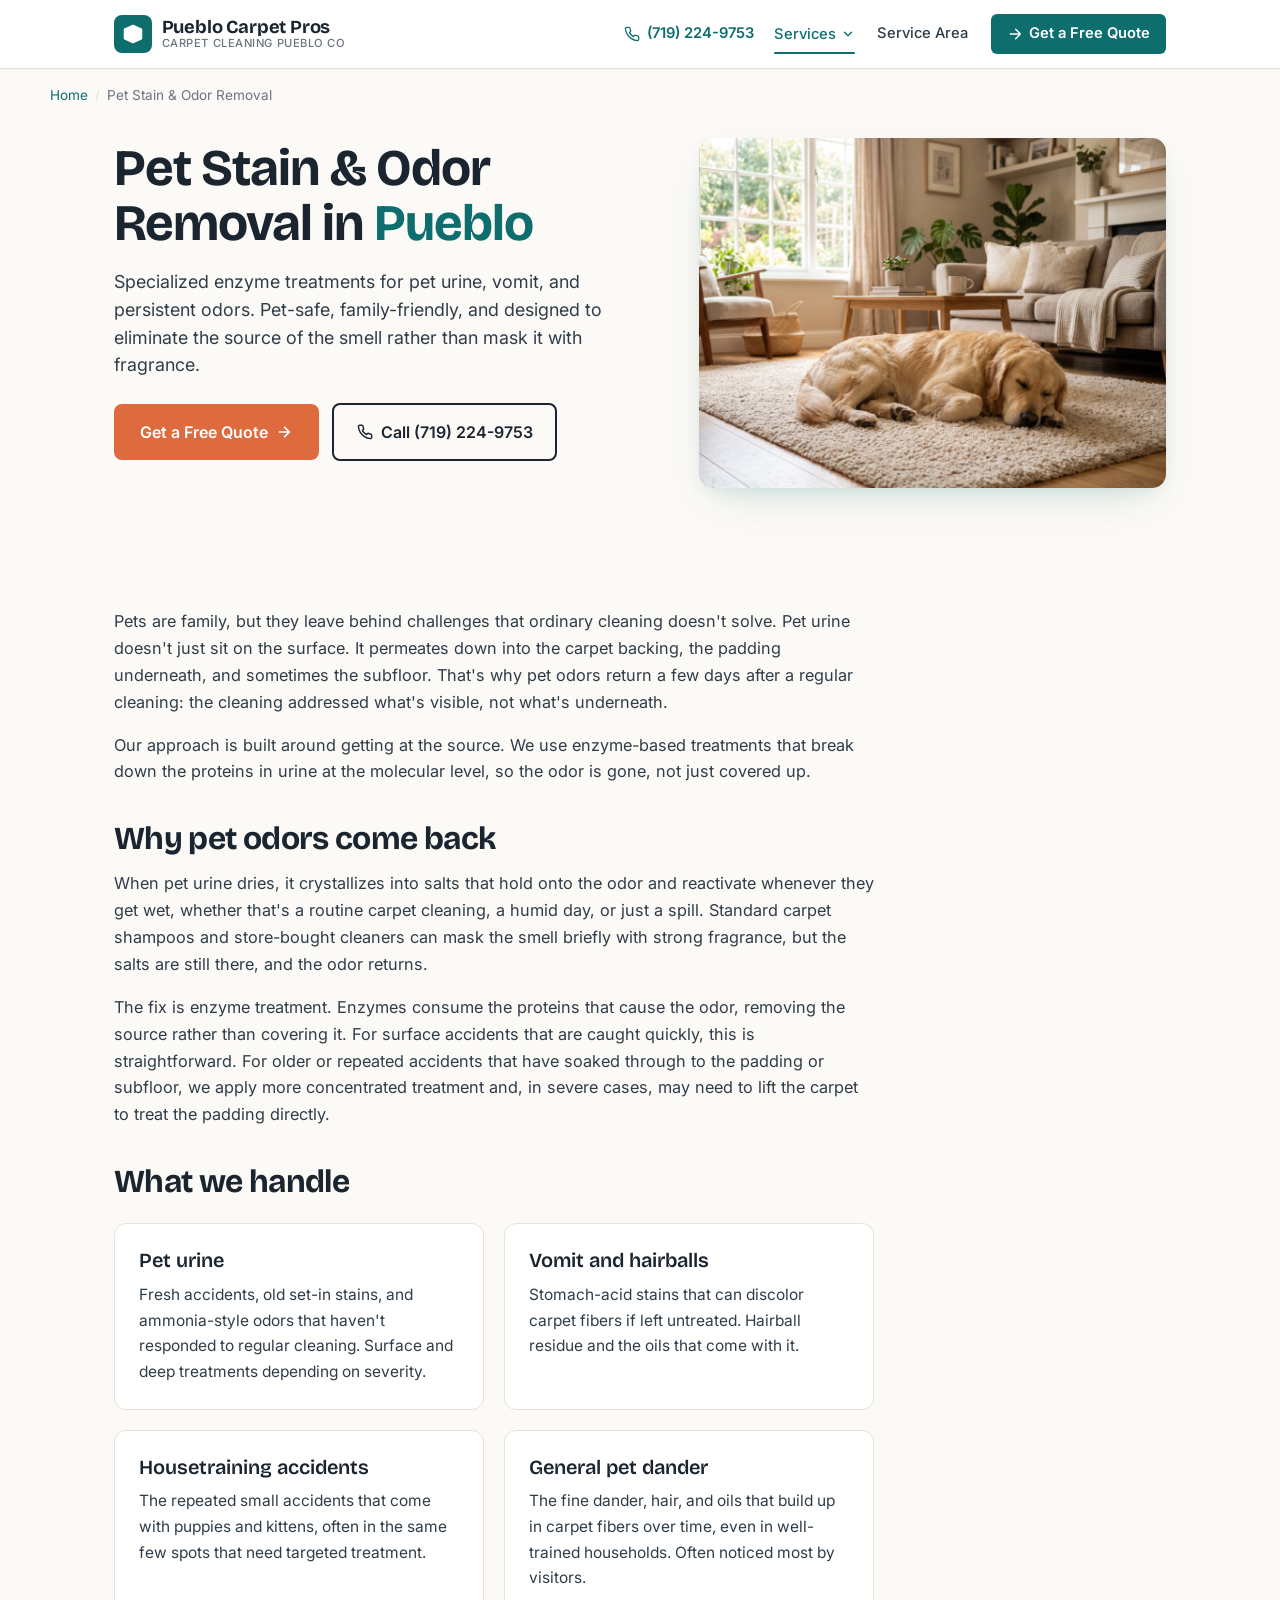
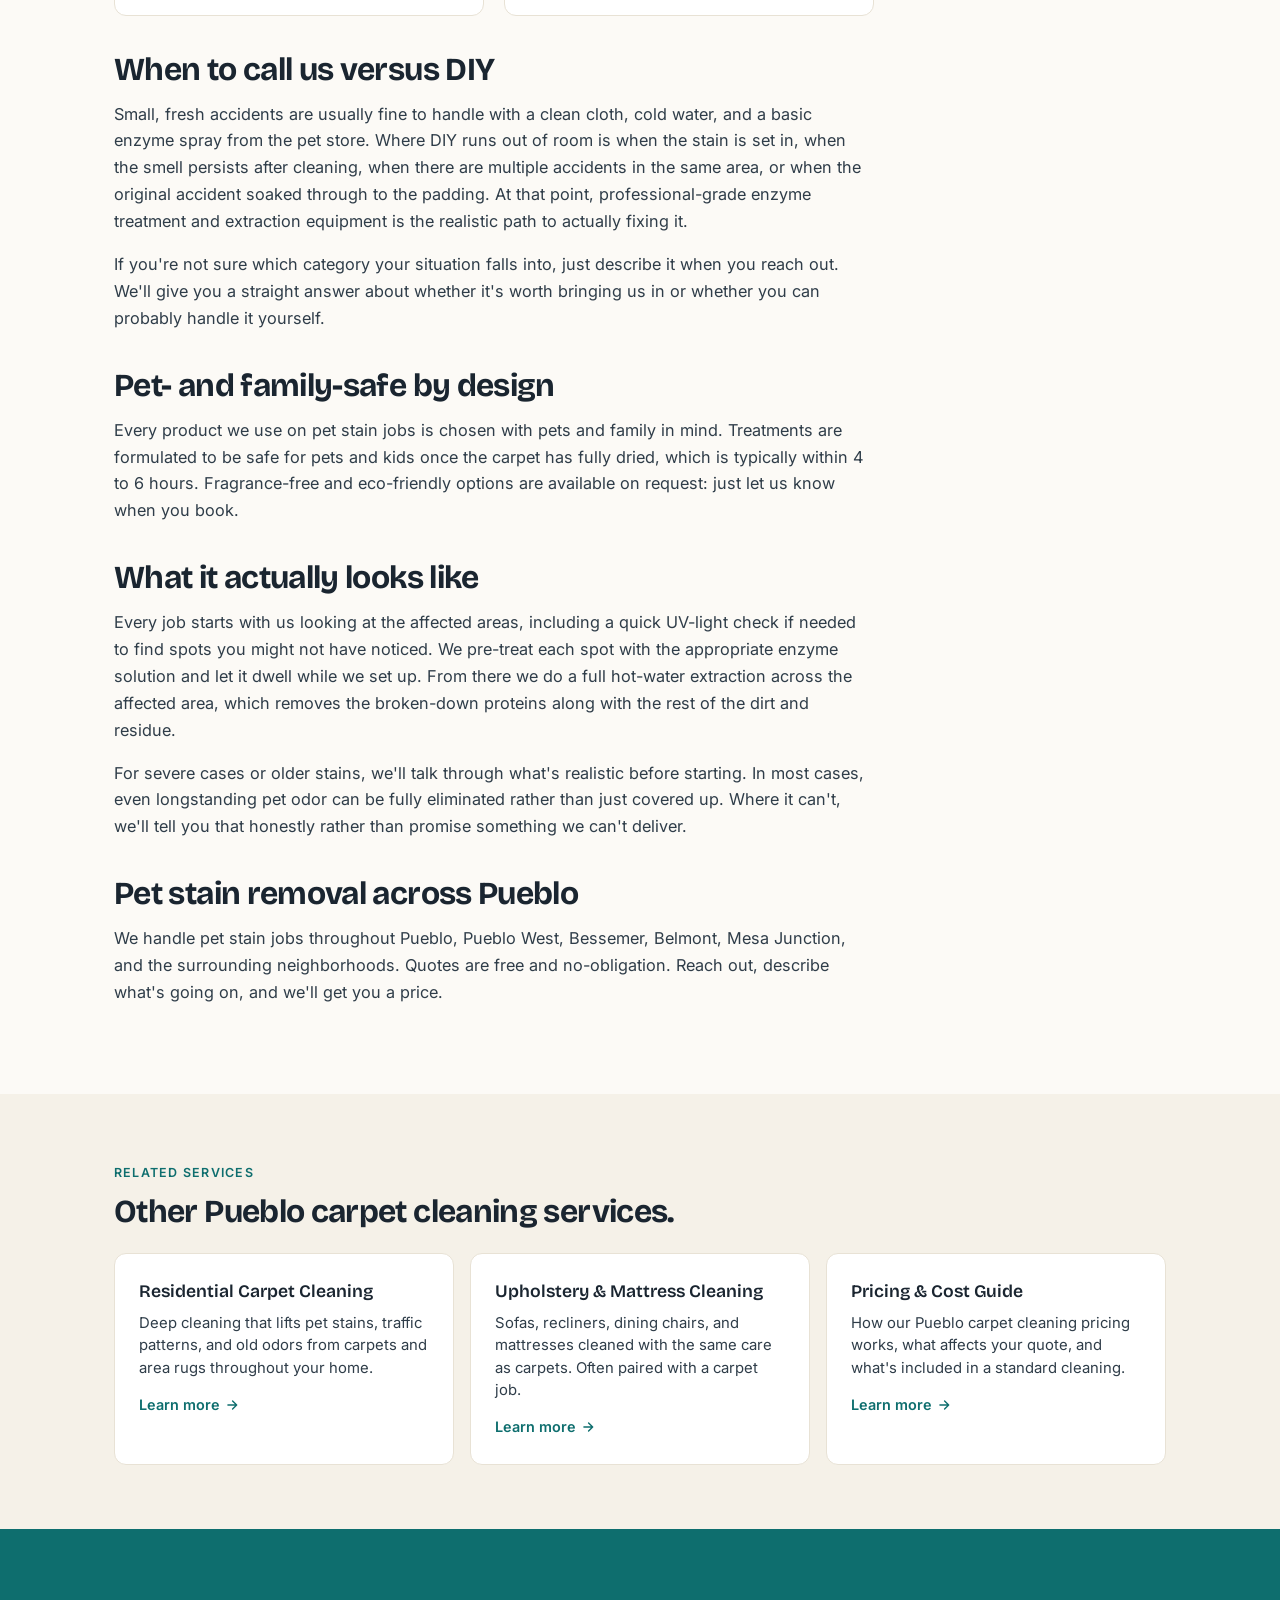
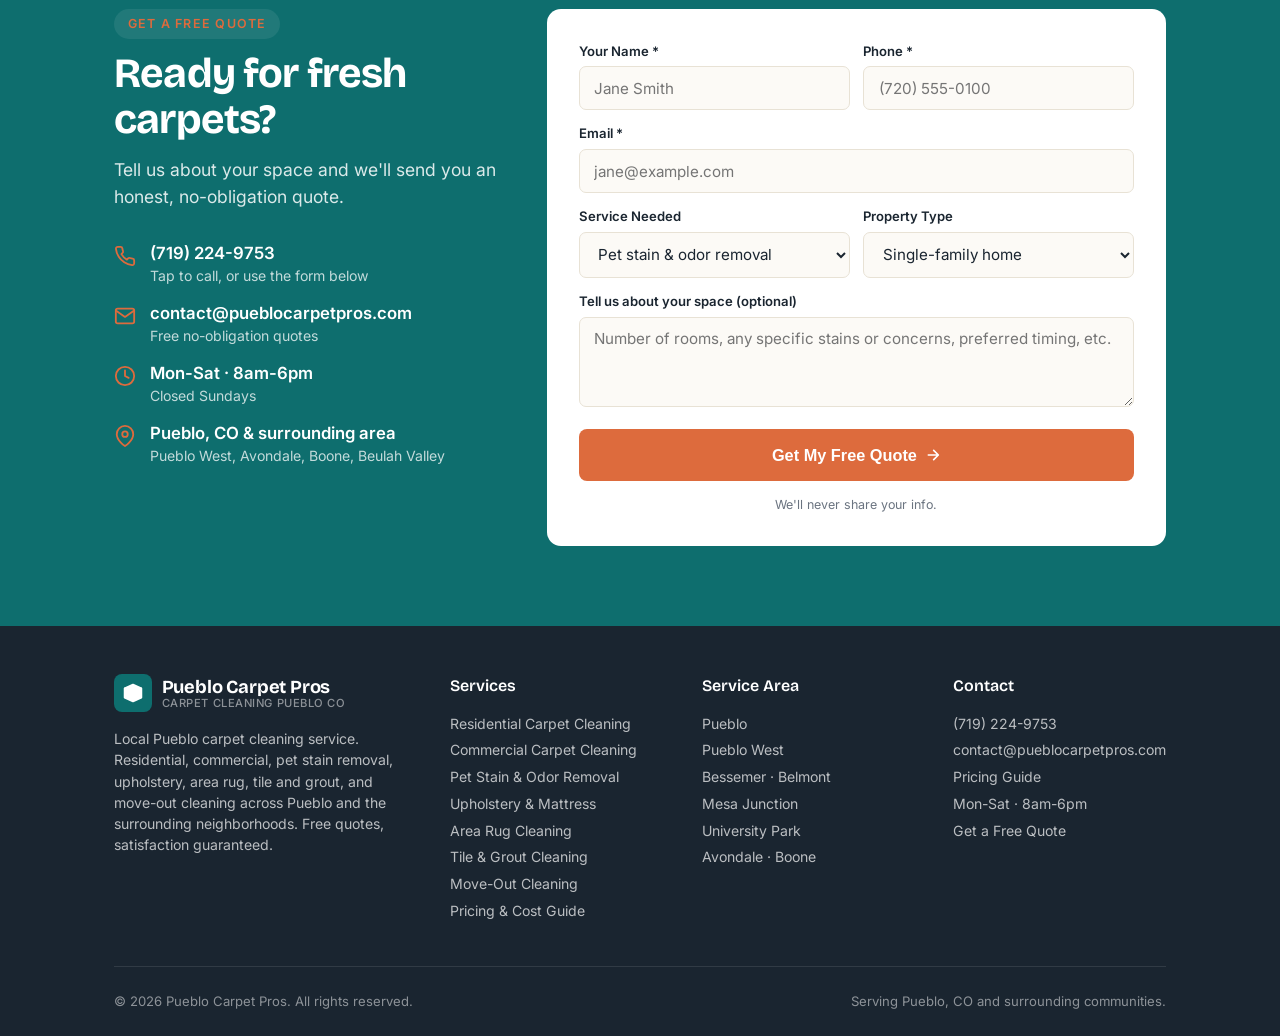
<file: pet-stain-removal-pueblo/index.html>
<!DOCTYPE html>
<html lang="en">
<head>
<meta charset="UTF-8" />
<meta name="viewport" content="width=device-width, initial-scale=1.0" />

<script async src="https://www.googletagmanager.com/gtag/js?id=G-DEKVT06JYV"></script>
<script>
  window.dataLayer = window.dataLayer || [];
  function gtag(){dataLayer.push(arguments);}
  gtag('js', new Date());
  gtag('config', 'G-DEKVT06JYV');
</script>

<title>Pet Stain &amp; Odor Removal Pueblo CO | Pueblo Carpet Pros</title>
<meta name="description" content="Pet stain and odor removal in Pueblo, CO. Enzyme treatments that eliminate pet urine, vomit, and lingering odors at the source. Pet-safe and family-friendly. Free quotes." />
<meta name="robots" content="index, follow" />
<meta name="author" content="Pueblo Carpet Pros" />
<meta name="geo.region" content="US-CO" />
<meta name="geo.placename" content="Pueblo" />
<link rel="canonical" href="https://pueblocarpetpros.com/pet-stain-removal-pueblo/" />

<!-- Open Graph -->
<meta property="og:type" content="article" />
<meta property="og:url" content="https://pueblocarpetpros.com/pet-stain-removal-pueblo/" />
<meta property="og:title" content="Pet Stain &amp; Odor Removal Pueblo CO | Pueblo Carpet Pros" />
<meta property="og:description" content="Pet stain and odor removal in Pueblo, CO. Enzyme treatments that eliminate pet urine, vomit, and lingering odors at the source. Pet-safe and family-friendly. Free quotes." />
<meta property="og:image" content="https://pueblocarpetpros.com/images/pet-stain.jpg" />
<meta property="og:locale" content="en_US" />

<!-- Twitter Card -->
<meta name="twitter:card" content="summary_large_image" />
<meta name="twitter:url" content="https://pueblocarpetpros.com/pet-stain-removal-pueblo/" />
<meta name="twitter:title" content="Pet Stain &amp; Odor Removal Pueblo CO | Pueblo Carpet Pros" />
<meta name="twitter:description" content="Pet stain and odor removal in Pueblo, CO. Enzyme treatments that eliminate pet urine, vomit, and lingering odors at the source. Pet-safe and family-friendly. Free quotes." />
<meta name="twitter:image" content="https://pueblocarpetpros.com/images/pet-stain.jpg" />

<link rel="icon" type="image/svg+xml" href="data:image/svg+xml,%3Csvg xmlns='http://www.w3.org/2000/svg' viewBox='0 0 32 32'%3E%3Crect width='32' height='32' rx='6' fill='%230e6e6e'/%3E%3Cpath d='M5 11l11-5 11 5M5 11v12l11 5 11-5V11M5 11l11 5 11-5M16 16v12' fill='none' stroke='%23ffffff' stroke-width='2.5' stroke-linecap='round' stroke-linejoin='round'/%3E%3C/svg%3E" />
<link rel="preconnect" href="https://fonts.googleapis.com">
<link rel="preconnect" href="https://fonts.gstatic.com" crossorigin>
<link href="https://fonts.googleapis.com/css2?family=Bricolage+Grotesque:opsz,wght@12..96,500;12..96,600;12..96,700&family=Inter:wght@400;500;600;700&display=swap" rel="stylesheet">
<link rel="stylesheet" href="/styles.css" />

<script type="application/ld+json">
{
  "@context": "https://schema.org",
  "@type": "BreadcrumbList",
  "itemListElement": [
    {"@type": "ListItem", "position": 1, "name": "Home", "item": "https://pueblocarpetpros.com/"},
    {"@type": "ListItem", "position": 2, "name": "Pet Stain & Odor Removal", "item": "https://pueblocarpetpros.com/pet-stain-removal-pueblo/"}
  ]
}
</script>

<script type="application/ld+json">
{
  "@context": "https://schema.org",
  "@type": "Service",
  "serviceType": "Pet Stain & Odor Removal",
  "provider": {
    "@type": "ProfessionalService",
    "name": "Pueblo Carpet Pros",
    "url": "https://pueblocarpetpros.com/",
    "telephone": "+1-719-224-9753",
    "email": "contact@pueblocarpetpros.com"
  },
  "areaServed": [
    {"@type": "City", "name": "Pueblo"},
    {"@type": "City", "name": "Pueblo West"},
    {"@type": "City", "name": "Avondale"},
    {"@type": "City", "name": "Boone"}
  ],
  "description": "Pet stain and odor removal in Pueblo, CO. Enzyme treatments that eliminate pet urine, vomit, and lingering odors at the source. Pet-safe and family-friendly. Free quotes."
}
</script>

</head>
<body>

<header class="header">
  <div class="wrap">
    <a href="/" class="logo">
      <span class="logo-mark">
        <svg viewBox="0 0 24 24" fill="none" stroke="currentColor" stroke-width="2.2" stroke-linecap="round" stroke-linejoin="round"><path d="M3 7l9-4 9 4M3 7v10l9 4 9-4V7M3 7l9 4 9-4M12 11v10"/></svg>
      </span>
      <span class="logo-text">Pueblo Carpet Pros<small>Carpet Cleaning Pueblo CO</small></span>
    </a>
    <div class="header-right">
      <a href="tel:+17192249753" class="phone-link" aria-label="Call Pueblo Carpet Pros at (719) 224-9753">
        <svg viewBox="0 0 24 24" fill="none" stroke="currentColor" stroke-width="2" stroke-linecap="round" stroke-linejoin="round"><path d="M22 16.92v3a2 2 0 0 1-2.18 2 19.79 19.79 0 0 1-8.63-3.07 19.5 19.5 0 0 1-6-6 19.79 19.79 0 0 1-3.07-8.67A2 2 0 0 1 4.11 2h3a2 2 0 0 1 2 1.72 12.84 12.84 0 0 0 .7 2.81 2 2 0 0 1-.45 2.11L8.09 9.91a16 16 0 0 0 6 6l1.27-1.27a2 2 0 0 1 2.11-.45 12.84 12.84 0 0 0 2.81.7A2 2 0 0 1 22 16.92z"/></svg>
        (719) 224-9753
      </a>
      <button class="nav-toggle" aria-label="Toggle menu" aria-expanded="false" aria-controls="primary-nav">
        <svg class="nav-icon-open" viewBox="0 0 24 24" fill="none" stroke="currentColor" stroke-width="2.2" stroke-linecap="round" stroke-linejoin="round"><line x1="3" y1="6" x2="21" y2="6"/><line x1="3" y1="12" x2="21" y2="12"/><line x1="3" y1="18" x2="21" y2="18"/></svg>
        <svg class="nav-icon-close" viewBox="0 0 24 24" fill="none" stroke="currentColor" stroke-width="2.2" stroke-linecap="round" stroke-linejoin="round"><line x1="6" y1="6" x2="18" y2="18"/><line x1="6" y1="18" x2="18" y2="6"/></svg>
      </button>
      <nav class="header-nav" id="primary-nav">
        <div class="nav-dropdown">
          <button class="nav-link nav-dropdown-toggle is-active" aria-expanded="false" aria-haspopup="true">
            Services
            <svg class="nav-chevron" viewBox="0 0 24 24" fill="none" stroke="currentColor" stroke-width="2.4" stroke-linecap="round" stroke-linejoin="round"><polyline points="6 9 12 15 18 9"/></svg>
          </button>
          <div class="nav-dropdown-menu" role="menu">
          <a href="/#residential" role="menuitem" class="">Residential Carpet Cleaning</a>
          <a href="/commercial-carpet-cleaning-pueblo/" role="menuitem" class="">Commercial Carpet Cleaning</a>
          <a href="/pet-stain-removal-pueblo/" role="menuitem" class="is-active">Pet Stain & Odor Removal</a>
          <a href="/upholstery-cleaning-pueblo/" role="menuitem" class="">Upholstery & Mattress Cleaning</a>
          <a href="/area-rug-cleaning-pueblo/" role="menuitem" class="">Area Rug Cleaning</a>
          <a href="/tile-grout-cleaning-pueblo/" role="menuitem" class="">Tile & Grout Cleaning</a>
          <a href="/move-out-carpet-cleaning-pueblo/" role="menuitem" class="">Move-Out Carpet Cleaning</a>
          <div class="nav-dropdown-sep"></div>
          <a href="/carpet-cleaning-cost-pueblo/" role="menuitem" class="">Pricing & Cost Guide</a>
          </div>
        </div>
        <a href="/#service-area" class="nav-link">Service Area</a>
        <a href="#contact" class="phone-btn">
          <svg viewBox="0 0 24 24" fill="none" stroke="currentColor" stroke-width="2.2" stroke-linecap="round" stroke-linejoin="round"><path d="M5 12h14M13 5l7 7-7 7"/></svg>
          Get a Free Quote
        </a>
      </nav>
    </div>
  </div>
</header>


<div class="wrap breadcrumb">
  <a href="/">Home</a><span class="sep">/</span><span>Pet Stain & Odor Removal</span>
</div>


<section class="svc-hero">
  <div class="wrap">
    <div class="svc-hero-grid">
      <div>
        <h1>Pet Stain &amp; Odor Removal in <span>Pueblo</span></h1>
        <p class="sub">Specialized enzyme treatments for pet urine, vomit, and persistent odors. Pet-safe, family-friendly, and designed to eliminate the source of the smell rather than mask it with fragrance.</p>
        <div class="hero-ctas">
          <a href="#contact" class="btn-primary">
            Get a Free Quote
            <svg width="16" height="16" viewBox="0 0 24 24" fill="none" stroke="currentColor" stroke-width="2.5" stroke-linecap="round" stroke-linejoin="round"><path d="M5 12h14M13 5l7 7-7 7"/></svg>
          </a>
          <a href="tel:+17192249753" class="btn-secondary">
            <svg width="16" height="16" viewBox="0 0 24 24" fill="none" stroke="currentColor" stroke-width="2.2" stroke-linecap="round" stroke-linejoin="round"><path d="M22 16.92v3a2 2 0 0 1-2.18 2 19.79 19.79 0 0 1-8.63-3.07 19.5 19.5 0 0 1-6-6 19.79 19.79 0 0 1-3.07-8.67A2 2 0 0 1 4.11 2h3a2 2 0 0 1 2 1.72 12.84 12.84 0 0 0 .7 2.81 2 2 0 0 1-.45 2.11L8.09 9.91a16 16 0 0 0 6 6l1.27-1.27a2 2 0 0 1 2.11-.45 12.84 12.84 0 0 0 2.81.7A2 2 0 0 1 22 16.92z"/></svg>
            Call (719) 224-9753
          </a>
        </div>
      </div>
      <div class="svc-hero-image">
        <img src="/images/pet-stain.jpg" alt="Golden retriever resting on clean carpet after professional pet stain and odor removal in a Pueblo home" loading="eager" />
      </div>
    </div>
  </div>
</section>

<section>
  <div class="wrap">
    <article class="prose">
      <p>Pets are family, but they leave behind challenges that ordinary cleaning doesn't solve. Pet urine doesn't just sit on the surface. It permeates down into the carpet backing, the padding underneath, and sometimes the subfloor. That's why pet odors return a few days after a regular cleaning: the cleaning addressed what's visible, not what's underneath.</p>
      <p>Our approach is built around getting at the source. We use enzyme-based treatments that break down the proteins in urine at the molecular level, so the odor is gone, not just covered up.</p>

      <h2>Why pet odors come back</h2>
      <p>When pet urine dries, it crystallizes into salts that hold onto the odor and reactivate whenever they get wet, whether that's a routine carpet cleaning, a humid day, or just a spill. Standard carpet shampoos and store-bought cleaners can mask the smell briefly with strong fragrance, but the salts are still there, and the odor returns.</p>
      <p>The fix is enzyme treatment. Enzymes consume the proteins that cause the odor, removing the source rather than covering it. For surface accidents that are caught quickly, this is straightforward. For older or repeated accidents that have soaked through to the padding or subfloor, we apply more concentrated treatment and, in severe cases, may need to lift the carpet to treat the padding directly.</p>

      <h2>What we handle</h2>
      <div class="prose-grid">
        <div class="prose-card">
          <h3>Pet urine</h3>
          <p>Fresh accidents, old set-in stains, and ammonia-style odors that haven't responded to regular cleaning. Surface and deep treatments depending on severity.</p>
        </div>
        <div class="prose-card">
          <h3>Vomit and hairballs</h3>
          <p>Stomach-acid stains that can discolor carpet fibers if left untreated. Hairball residue and the oils that come with it.</p>
        </div>
        <div class="prose-card">
          <h3>Housetraining accidents</h3>
          <p>The repeated small accidents that come with puppies and kittens, often in the same few spots that need targeted treatment.</p>
        </div>
        <div class="prose-card">
          <h3>General pet dander</h3>
          <p>The fine dander, hair, and oils that build up in carpet fibers over time, even in well-trained households. Often noticed most by visitors.</p>
        </div>
      </div>

      <h2>When to call us versus DIY</h2>
      <p>Small, fresh accidents are usually fine to handle with a clean cloth, cold water, and a basic enzyme spray from the pet store. Where DIY runs out of room is when the stain is set in, when the smell persists after cleaning, when there are multiple accidents in the same area, or when the original accident soaked through to the padding. At that point, professional-grade enzyme treatment and extraction equipment is the realistic path to actually fixing it.</p>
      <p>If you're not sure which category your situation falls into, just describe it when you reach out. We'll give you a straight answer about whether it's worth bringing us in or whether you can probably handle it yourself.</p>

      <h2>Pet- and family-safe by design</h2>
      <p>Every product we use on pet stain jobs is chosen with pets and family in mind. Treatments are formulated to be safe for pets and kids once the carpet has fully dried, which is typically within 4 to 6 hours. Fragrance-free and eco-friendly options are available on request: just let us know when you book.</p>

      <h2>What it actually looks like</h2>
      <p>Every job starts with us looking at the affected areas, including a quick UV-light check if needed to find spots you might not have noticed. We pre-treat each spot with the appropriate enzyme solution and let it dwell while we set up. From there we do a full hot-water extraction across the affected area, which removes the broken-down proteins along with the rest of the dirt and residue.</p>
      <p>For severe cases or older stains, we'll talk through what's realistic before starting. In most cases, even longstanding pet odor can be fully eliminated rather than just covered up. Where it can't, we'll tell you that honestly rather than promise something we can't deliver.</p>

      <h2>Pet stain removal across Pueblo</h2>
      <p>We handle pet stain jobs throughout Pueblo, Pueblo West, Bessemer, Belmont, Mesa Junction, and the surrounding neighborhoods. Quotes are free and no-obligation. Reach out, describe what's going on, and we'll get you a price.</p>

    </article>
  </div>
</section>

<section class="related">
  <div class="wrap">
    <span class="section-eyebrow">Related Services</span>
    <h2 style="font-size: clamp(1.5rem, 2.8vw, 2rem);">Other Pueblo carpet cleaning services.</h2>
    <div class="related-grid">
      <a class="related-card" href="/#residential">
        <h3>Residential Carpet Cleaning</h3>
        <p>Deep cleaning that lifts pet stains, traffic patterns, and old odors from carpets and area rugs throughout your home.</p>
        <span class="related-cta">Learn more <svg width="14" height="14" viewBox="0 0 24 24" fill="none" stroke="currentColor" stroke-width="2.4" stroke-linecap="round" stroke-linejoin="round"><path d="M5 12h14M13 5l7 7-7 7"/></svg></span>
      </a>
      <a class="related-card" href="/upholstery-cleaning-pueblo/">
        <h3>Upholstery & Mattress Cleaning</h3>
        <p>Sofas, recliners, dining chairs, and mattresses cleaned with the same care as carpets. Often paired with a carpet job.</p>
        <span class="related-cta">Learn more <svg width="14" height="14" viewBox="0 0 24 24" fill="none" stroke="currentColor" stroke-width="2.4" stroke-linecap="round" stroke-linejoin="round"><path d="M5 12h14M13 5l7 7-7 7"/></svg></span>
      </a>
      <a class="related-card" href="/carpet-cleaning-cost-pueblo/">
        <h3>Pricing & Cost Guide</h3>
        <p>How our Pueblo carpet cleaning pricing works, what affects your quote, and what's included in a standard cleaning.</p>
        <span class="related-cta">Learn more <svg width="14" height="14" viewBox="0 0 24 24" fill="none" stroke="currentColor" stroke-width="2.4" stroke-linecap="round" stroke-linejoin="round"><path d="M5 12h14M13 5l7 7-7 7"/></svg></span>
      </a>
    </div>
  </div>
</section>


<section id="contact" class="contact">
  <div class="wrap contact-grid">
    <div class="contact-info">
      <span class="section-eyebrow">Get a Free Quote</span>
      <h2>Ready for fresh carpets?</h2>
      <p class="section-lead">Tell us about your space and we'll send you an honest, no-obligation quote.</p>

      <div class="contact-details">
        <div class="contact-detail">
          <svg viewBox="0 0 24 24" fill="none" stroke="currentColor" stroke-width="2" stroke-linecap="round" stroke-linejoin="round"><path d="M22 16.92v3a2 2 0 0 1-2.18 2 19.79 19.79 0 0 1-8.63-3.07 19.5 19.5 0 0 1-6-6 19.79 19.79 0 0 1-3.07-8.67A2 2 0 0 1 4.11 2h3a2 2 0 0 1 2 1.72 12.84 12.84 0 0 0 .7 2.81 2 2 0 0 1-.45 2.11L8.09 9.91a16 16 0 0 0 6 6l1.27-1.27a2 2 0 0 1 2.11-.45 12.84 12.84 0 0 0 2.81.7A2 2 0 0 1 22 16.92z"/></svg>
          <div><strong><a href="tel:+17192249753" style="color:#fff;">(719) 224-9753</a></strong><span>Tap to call, or use the form below</span></div>
        </div>
        <div class="contact-detail">
          <svg viewBox="0 0 24 24" fill="none" stroke="currentColor" stroke-width="2" stroke-linecap="round" stroke-linejoin="round"><path d="M4 4h16c1.1 0 2 .9 2 2v12c0 1.1-.9 2-2 2H4c-1.1 0-2-.9-2-2V6c0-1.1.9-2 2-2z"/><polyline points="22,6 12,13 2,6"/></svg>
          <div><strong>contact@pueblocarpetpros.com</strong><span>Free no-obligation quotes</span></div>
        </div>
        <div class="contact-detail">
          <svg viewBox="0 0 24 24" fill="none" stroke="currentColor" stroke-width="2" stroke-linecap="round" stroke-linejoin="round"><circle cx="12" cy="12" r="10"/><polyline points="12 6 12 12 16 14"/></svg>
          <div><strong>Mon-Sat &middot; 8am-6pm</strong><span>Closed Sundays</span></div>
        </div>
        <div class="contact-detail">
          <svg viewBox="0 0 24 24" fill="none" stroke="currentColor" stroke-width="2" stroke-linecap="round" stroke-linejoin="round"><path d="M21 10c0 7-9 13-9 13s-9-6-9-13a9 9 0 0 1 18 0z"/><circle cx="12" cy="10" r="3"/></svg>
          <div><strong>Pueblo, CO &amp; surrounding area</strong><span>Pueblo West, Avondale, Boone, Beulah Valley</span></div>
        </div>
      </div>
    </div>

    <form class="contact-form" name="quote-request" method="POST" data-netlify="true" netlify-honeypot="bot-field">
      <input type="hidden" name="form-name" value="quote-request" />
      <p style="display:none">
        <label>Don't fill this out if you're human: <input name="bot-field" /></label>
      </p>
      <div class="form-row">
        <div class="form-field">
          <label for="name">Your Name *</label>
          <input id="name" type="text" name="name" required placeholder="Jane Smith" />
        </div>
        <div class="form-field">
          <label for="phone">Phone *</label>
          <input id="phone" type="tel" name="phone" required placeholder="(720) 555-0100" />
        </div>
      </div>
      <div class="form-row">
        <div class="form-field full">
          <label for="email">Email *</label>
          <input id="email" type="email" name="email" required placeholder="jane@example.com" />
        </div>
      </div>
      <div class="form-row">
        <div class="form-field">
          <label for="service">Service Needed</label>
          <select id="service" name="service">
            <option>Residential carpet cleaning</option>
            <option>Commercial carpet cleaning</option>
            <option selected>Pet stain & odor removal</option>
            <option>Upholstery cleaning</option>
            <option>Area rug cleaning</option>
            <option>Tile & grout cleaning</option>
            <option>Move-in / move-out</option>
            <option>Not sure / other</option>
          </select>
        </div>
        <div class="form-field">
          <label for="property">Property Type</label>
          <select id="property" name="property">
            <option>Single-family home</option>
            <option>Apartment / condo</option>
            <option>Rental property</option>
            <option>Office / business</option>
            <option>Other</option>
          </select>
        </div>
      </div>
      <div class="form-row">
        <div class="form-field full">
          <label for="notes">Tell us about your space (optional)</label>
          <textarea id="notes" name="notes" placeholder="Number of rooms, any specific stains or concerns, preferred timing, etc."></textarea>
        </div>
      </div>
      <button type="submit" class="btn-primary">
        Get My Free Quote
        <svg width="16" height="16" viewBox="0 0 24 24" fill="none" stroke="currentColor" stroke-width="2.5" stroke-linecap="round" stroke-linejoin="round"><path d="M5 12h14M13 5l7 7-7 7"/></svg>
      </button>
      <p class="form-disclaim">We'll never share your info.</p>
    </form>
  </div>
</section>


<footer>
  <div class="wrap">
    <div class="footer-grid">
      <div>
        <a href="/" class="logo">
          <span class="logo-mark"><svg viewBox="0 0 24 24" fill="none" stroke="currentColor" stroke-width="2.2" stroke-linecap="round" stroke-linejoin="round"><path d="M3 7l9-4 9 4M3 7v10l9 4 9-4V7M3 7l9 4 9-4M12 11v10"/></svg></span>
          <span class="logo-text">Pueblo Carpet Pros<small>Carpet Cleaning Pueblo CO</small></span>
        </a>
        <p style="margin-top: 1rem;">Local Pueblo carpet cleaning service. Residential, commercial, pet stain removal, upholstery, area rug, tile and grout, and move-out cleaning across Pueblo and the surrounding neighborhoods. Free quotes, satisfaction guaranteed.</p>
      </div>
      <div>
        <h4>Services</h4>
        <ul>
          <li><a href="/#residential">Residential Carpet Cleaning</a></li>
          <li><a href="/commercial-carpet-cleaning-pueblo/">Commercial Carpet Cleaning</a></li>
          <li><a href="/pet-stain-removal-pueblo/">Pet Stain &amp; Odor Removal</a></li>
          <li><a href="/upholstery-cleaning-pueblo/">Upholstery &amp; Mattress</a></li>
          <li><a href="/area-rug-cleaning-pueblo/">Area Rug Cleaning</a></li>
          <li><a href="/tile-grout-cleaning-pueblo/">Tile &amp; Grout Cleaning</a></li>
          <li><a href="/move-out-carpet-cleaning-pueblo/">Move-Out Cleaning</a></li>
          <li><a href="/carpet-cleaning-cost-pueblo/">Pricing &amp; Cost Guide</a></li>
        </ul>
      </div>
      <div>
        <h4>Service Area</h4>
        <ul>
          <li>Pueblo</li>
          <li>Pueblo West</li>
          <li>Bessemer &middot; Belmont</li>
          <li>Mesa Junction</li>
          <li>University Park</li>
          <li>Avondale &middot; Boone</li>
        </ul>
      </div>
      <div>
        <h4>Contact</h4>
        <ul>
          <li><a href="tel:+17192249753">(719) 224-9753</a></li>
          <li><a href="mailto:contact@pueblocarpetpros.com">contact@pueblocarpetpros.com</a></li>
          <li><a href="/carpet-cleaning-cost-pueblo/">Pricing Guide</a></li>
          <li>Mon-Sat &middot; 8am-6pm</li>
          <li><a href="#contact">Get a Free Quote</a></li>
        </ul>
      </div>
    </div>
    <div class="footer-bottom">
      <span>&copy; 2026 Pueblo Carpet Pros. All rights reserved.</span>
      <span>Serving Pueblo, CO and surrounding communities.</span>
    </div>
  </div>
</footer>


<script>
(function() {
  var navToggle = document.querySelector('.nav-toggle');
  var nav = document.getElementById('primary-nav');
  var dropdown = document.querySelector('.nav-dropdown');
  var dropdownToggle = document.querySelector('.nav-dropdown-toggle');

  if (navToggle && nav) {
    navToggle.addEventListener('click', function(e) {
      e.stopPropagation();
      var open = nav.classList.toggle('is-open');
      navToggle.setAttribute('aria-expanded', open ? 'true' : 'false');
    });
  }

  if (dropdown && dropdownToggle) {
    dropdownToggle.addEventListener('click', function(e) {
      e.preventDefault();
      e.stopPropagation();
      var open = dropdown.classList.toggle('is-open');
      dropdownToggle.setAttribute('aria-expanded', open ? 'true' : 'false');
    });
  }

  document.addEventListener('click', function(e) {
    if (dropdown && !e.target.closest('.nav-dropdown')) {
      dropdown.classList.remove('is-open');
      if (dropdownToggle) dropdownToggle.setAttribute('aria-expanded', 'false');
    }
    if (nav && nav.classList.contains('is-open') && !e.target.closest('#primary-nav') && !e.target.closest('.nav-toggle')) {
      nav.classList.remove('is-open');
      if (navToggle) navToggle.setAttribute('aria-expanded', 'false');
    }
  });

  document.addEventListener('keydown', function(e) {
    if (e.key === 'Escape') {
      if (dropdown) {
        dropdown.classList.remove('is-open');
        if (dropdownToggle) dropdownToggle.setAttribute('aria-expanded', 'false');
      }
      if (nav) {
        nav.classList.remove('is-open');
        if (navToggle) navToggle.setAttribute('aria-expanded', 'false');
      }
    }
  });
})();
</script>

</body>
</html>
</file>
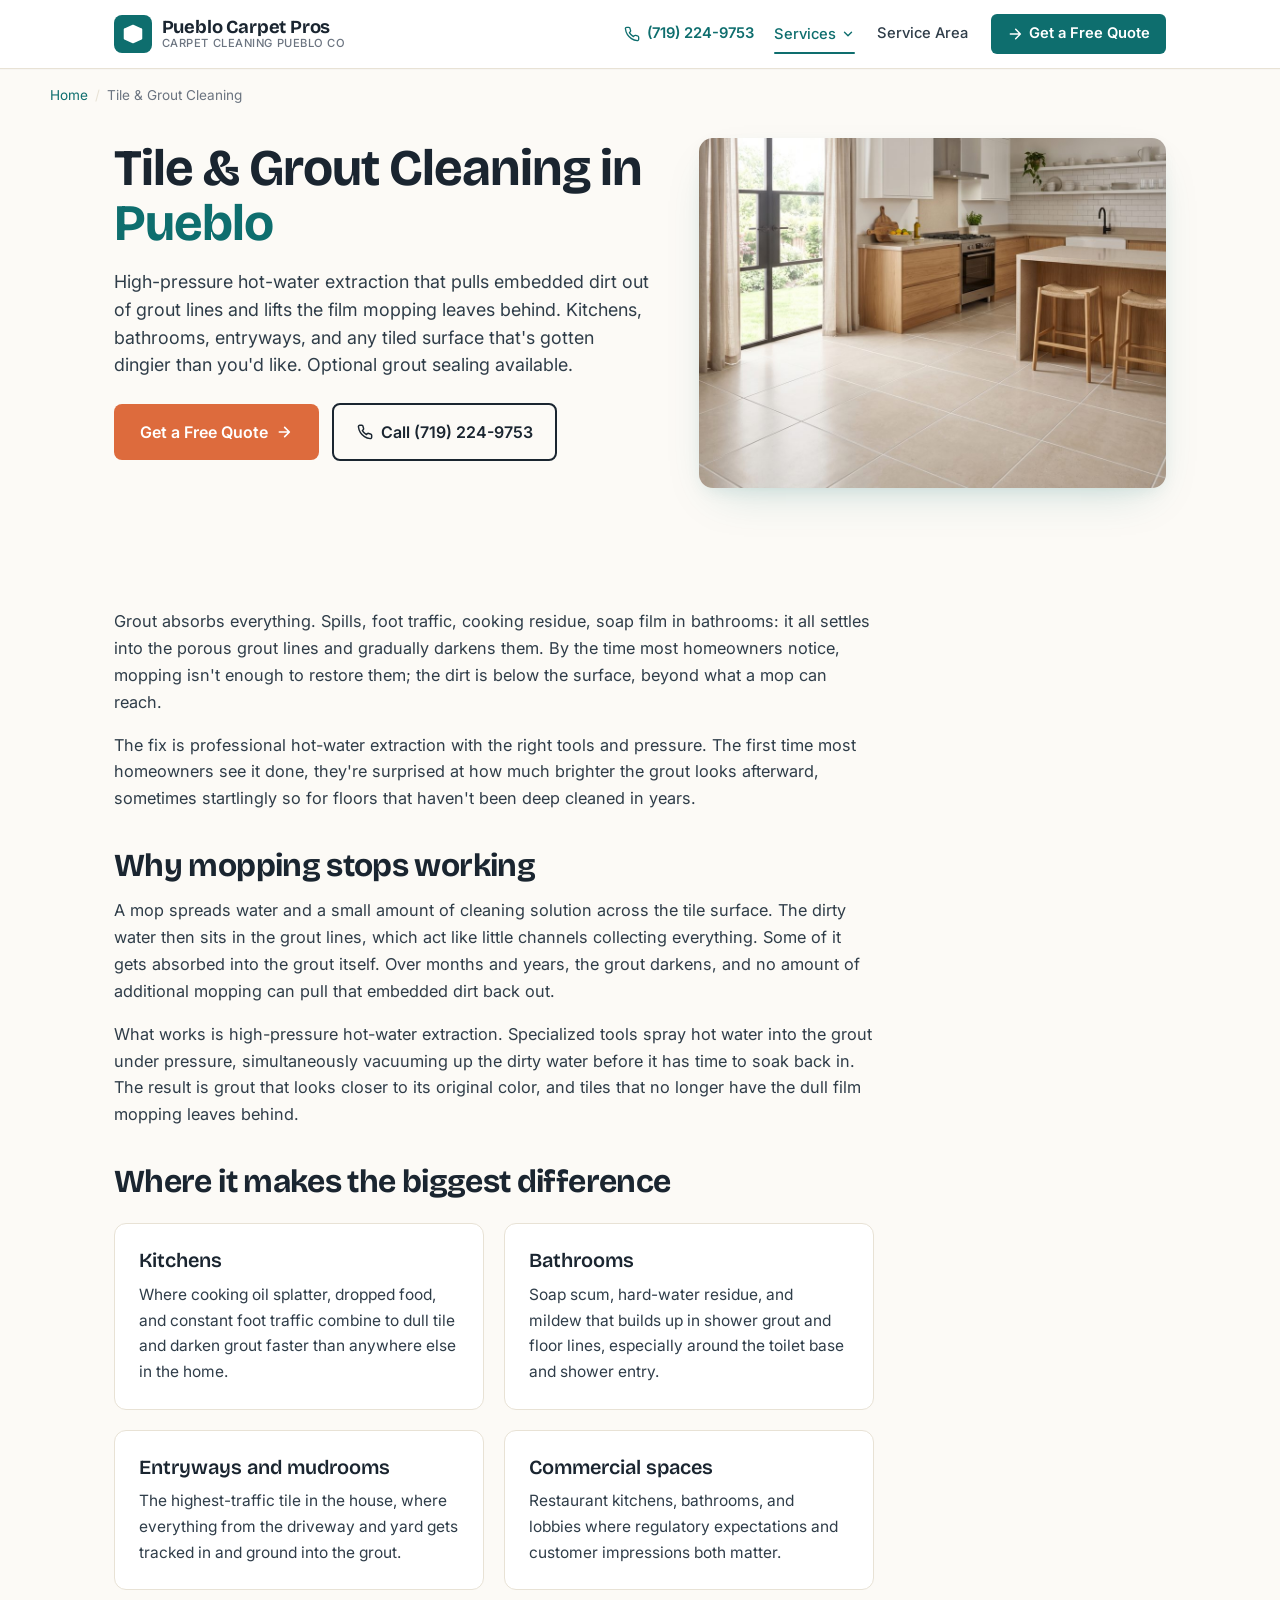
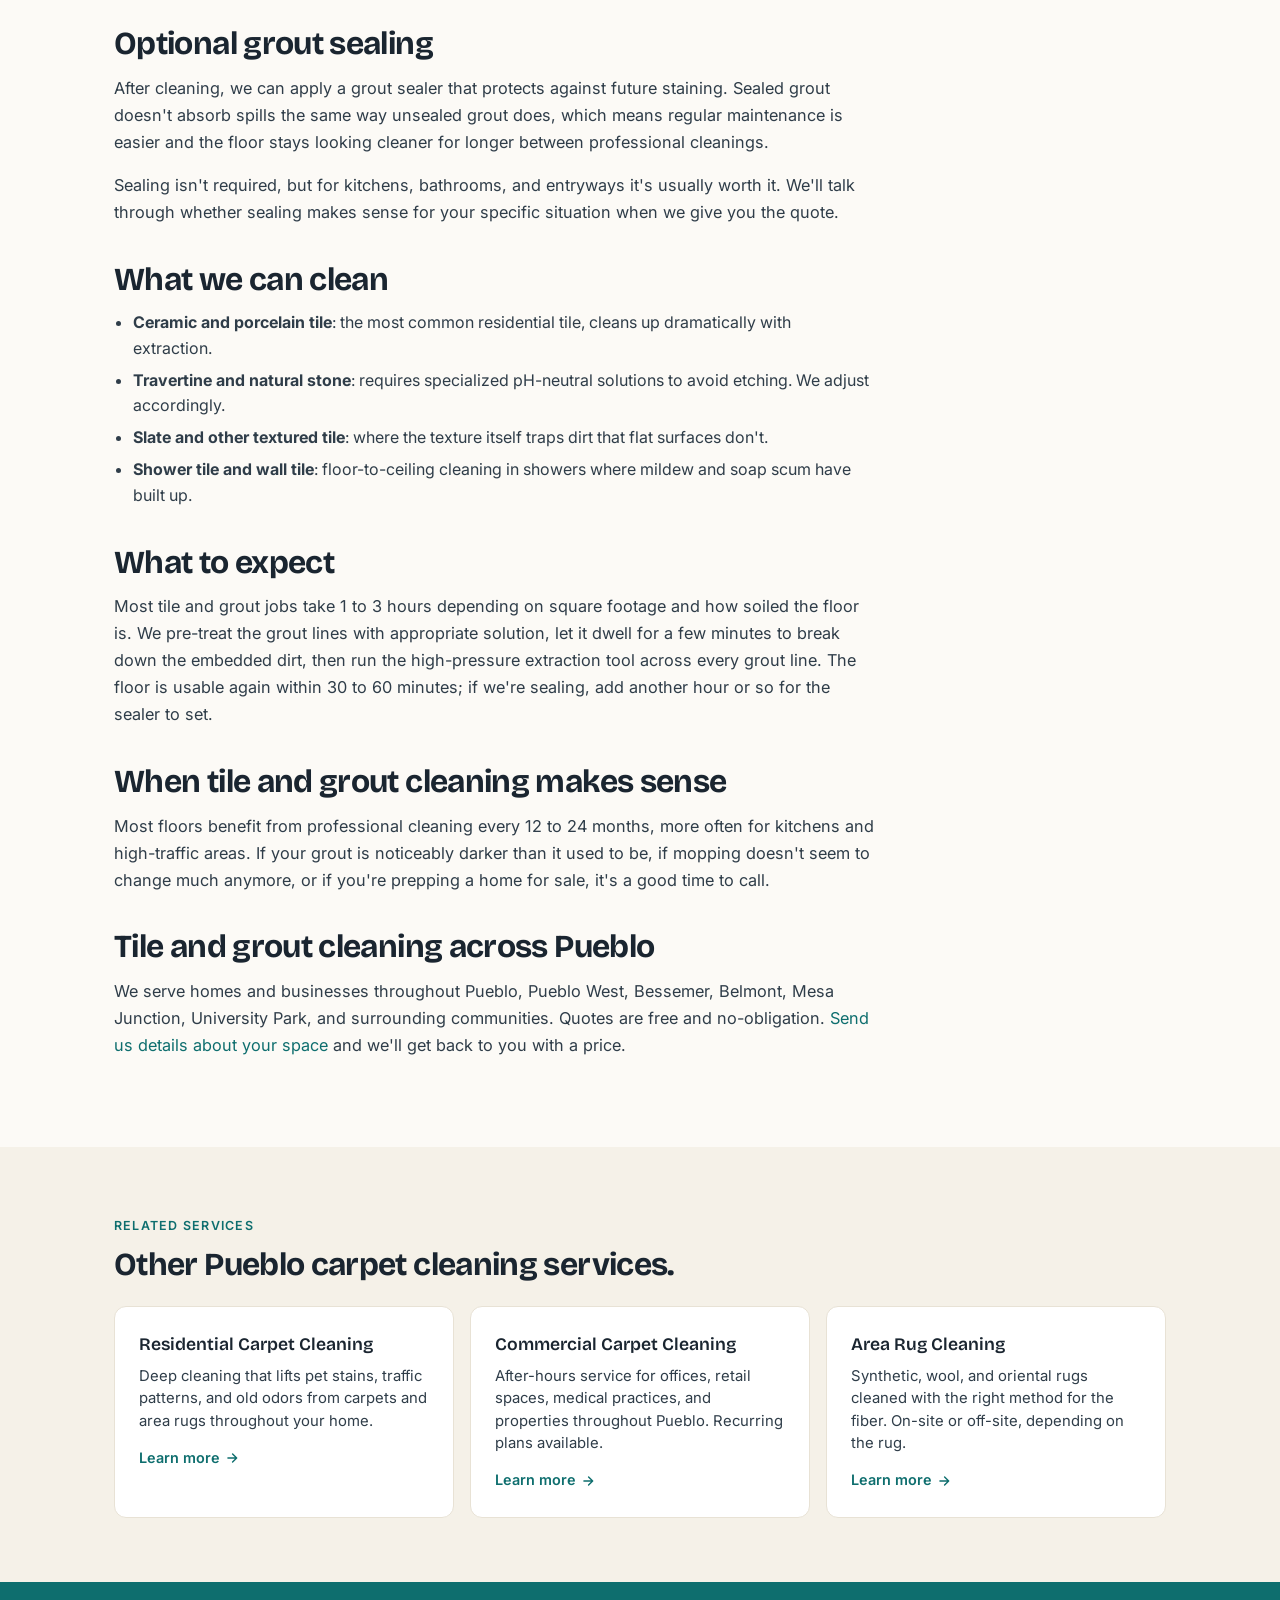
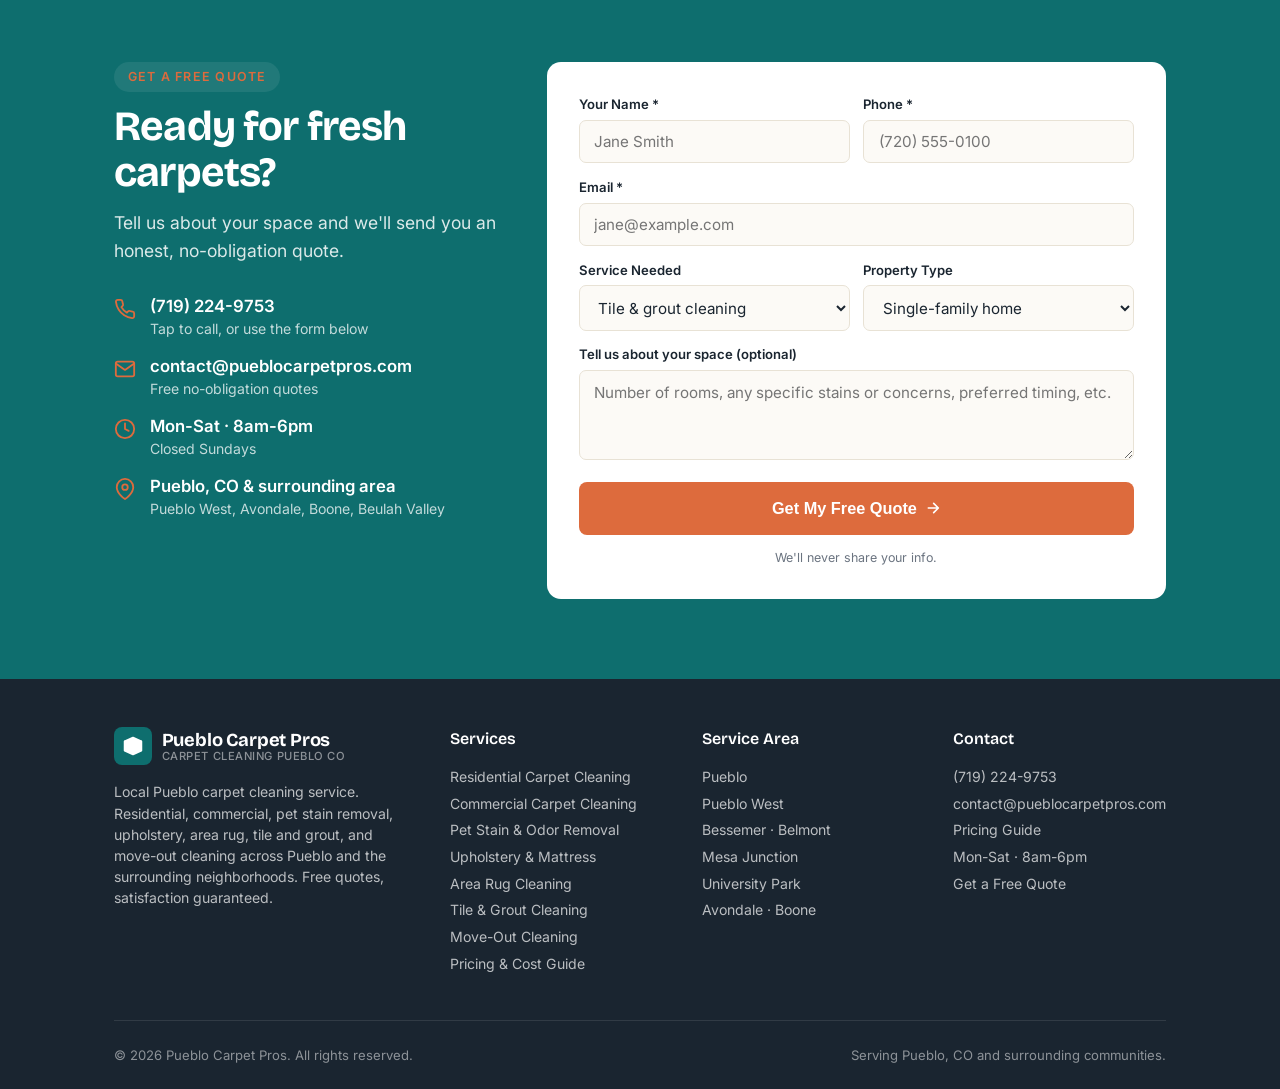
<file: tile-grout-cleaning-pueblo/index.html>
<!DOCTYPE html>
<html lang="en">
<head>
<meta charset="UTF-8" />
<meta name="viewport" content="width=device-width, initial-scale=1.0" />

<script async src="https://www.googletagmanager.com/gtag/js?id=G-DEKVT06JYV"></script>
<script>
  window.dataLayer = window.dataLayer || [];
  function gtag(){dataLayer.push(arguments);}
  gtag('js', new Date());
  gtag('config', 'G-DEKVT06JYV');
</script>

<title>Tile &amp; Grout Cleaning Pueblo CO | Pueblo Carpet Pros</title>
<meta name="description" content="Tile and grout cleaning in Pueblo, CO. Hot-water extraction lifts dirt from grout lines and restores tile floors. Optional grout sealing. Free quotes." />
<meta name="robots" content="index, follow" />
<meta name="author" content="Pueblo Carpet Pros" />
<meta name="geo.region" content="US-CO" />
<meta name="geo.placename" content="Pueblo" />
<link rel="canonical" href="https://pueblocarpetpros.com/tile-grout-cleaning-pueblo/" />

<!-- Open Graph -->
<meta property="og:type" content="article" />
<meta property="og:url" content="https://pueblocarpetpros.com/tile-grout-cleaning-pueblo/" />
<meta property="og:title" content="Tile &amp; Grout Cleaning Pueblo CO | Pueblo Carpet Pros" />
<meta property="og:description" content="Tile and grout cleaning in Pueblo, CO. Hot-water extraction lifts dirt from grout lines and restores tile floors. Optional grout sealing. Free quotes." />
<meta property="og:image" content="https://pueblocarpetpros.com/images/tile-grout.jpg" />
<meta property="og:locale" content="en_US" />

<!-- Twitter Card -->
<meta name="twitter:card" content="summary_large_image" />
<meta name="twitter:url" content="https://pueblocarpetpros.com/tile-grout-cleaning-pueblo/" />
<meta name="twitter:title" content="Tile &amp; Grout Cleaning Pueblo CO | Pueblo Carpet Pros" />
<meta name="twitter:description" content="Tile and grout cleaning in Pueblo, CO. Hot-water extraction lifts dirt from grout lines and restores tile floors. Optional grout sealing. Free quotes." />
<meta name="twitter:image" content="https://pueblocarpetpros.com/images/tile-grout.jpg" />

<link rel="icon" type="image/svg+xml" href="data:image/svg+xml,%3Csvg xmlns='http://www.w3.org/2000/svg' viewBox='0 0 32 32'%3E%3Crect width='32' height='32' rx='6' fill='%230e6e6e'/%3E%3Cpath d='M5 11l11-5 11 5M5 11v12l11 5 11-5V11M5 11l11 5 11-5M16 16v12' fill='none' stroke='%23ffffff' stroke-width='2.5' stroke-linecap='round' stroke-linejoin='round'/%3E%3C/svg%3E" />
<link rel="preconnect" href="https://fonts.googleapis.com">
<link rel="preconnect" href="https://fonts.gstatic.com" crossorigin>
<link href="https://fonts.googleapis.com/css2?family=Bricolage+Grotesque:opsz,wght@12..96,500;12..96,600;12..96,700&family=Inter:wght@400;500;600;700&display=swap" rel="stylesheet">
<link rel="stylesheet" href="/styles.css" />

<script type="application/ld+json">
{
  "@context": "https://schema.org",
  "@type": "BreadcrumbList",
  "itemListElement": [
    {"@type": "ListItem", "position": 1, "name": "Home", "item": "https://pueblocarpetpros.com/"},
    {"@type": "ListItem", "position": 2, "name": "Tile & Grout Cleaning", "item": "https://pueblocarpetpros.com/tile-grout-cleaning-pueblo/"}
  ]
}
</script>

<script type="application/ld+json">
{
  "@context": "https://schema.org",
  "@type": "Service",
  "serviceType": "Tile & Grout Cleaning",
  "provider": {
    "@type": "ProfessionalService",
    "name": "Pueblo Carpet Pros",
    "url": "https://pueblocarpetpros.com/",
    "telephone": "+1-719-224-9753",
    "email": "contact@pueblocarpetpros.com"
  },
  "areaServed": [
    {"@type": "City", "name": "Pueblo"},
    {"@type": "City", "name": "Pueblo West"},
    {"@type": "City", "name": "Avondale"},
    {"@type": "City", "name": "Boone"}
  ],
  "description": "Tile and grout cleaning in Pueblo, CO. High-pressure hot-water extraction that lifts embedded dirt from grout lines and restores tile floors. Optional grout sealing. Free quotes."
}
</script>

</head>
<body>

<header class="header">
  <div class="wrap">
    <a href="/" class="logo">
      <span class="logo-mark">
        <svg viewBox="0 0 24 24" fill="none" stroke="currentColor" stroke-width="2.2" stroke-linecap="round" stroke-linejoin="round"><path d="M3 7l9-4 9 4M3 7v10l9 4 9-4V7M3 7l9 4 9-4M12 11v10"/></svg>
      </span>
      <span class="logo-text">Pueblo Carpet Pros<small>Carpet Cleaning Pueblo CO</small></span>
    </a>
    <div class="header-right">
      <a href="tel:+17192249753" class="phone-link" aria-label="Call Pueblo Carpet Pros at (719) 224-9753">
        <svg viewBox="0 0 24 24" fill="none" stroke="currentColor" stroke-width="2" stroke-linecap="round" stroke-linejoin="round"><path d="M22 16.92v3a2 2 0 0 1-2.18 2 19.79 19.79 0 0 1-8.63-3.07 19.5 19.5 0 0 1-6-6 19.79 19.79 0 0 1-3.07-8.67A2 2 0 0 1 4.11 2h3a2 2 0 0 1 2 1.72 12.84 12.84 0 0 0 .7 2.81 2 2 0 0 1-.45 2.11L8.09 9.91a16 16 0 0 0 6 6l1.27-1.27a2 2 0 0 1 2.11-.45 12.84 12.84 0 0 0 2.81.7A2 2 0 0 1 22 16.92z"/></svg>
        (719) 224-9753
      </a>
      <button class="nav-toggle" aria-label="Toggle menu" aria-expanded="false" aria-controls="primary-nav">
        <svg class="nav-icon-open" viewBox="0 0 24 24" fill="none" stroke="currentColor" stroke-width="2.2" stroke-linecap="round" stroke-linejoin="round"><line x1="3" y1="6" x2="21" y2="6"/><line x1="3" y1="12" x2="21" y2="12"/><line x1="3" y1="18" x2="21" y2="18"/></svg>
        <svg class="nav-icon-close" viewBox="0 0 24 24" fill="none" stroke="currentColor" stroke-width="2.2" stroke-linecap="round" stroke-linejoin="round"><line x1="6" y1="6" x2="18" y2="18"/><line x1="6" y1="18" x2="18" y2="6"/></svg>
      </button>
      <nav class="header-nav" id="primary-nav">
        <div class="nav-dropdown">
          <button class="nav-link nav-dropdown-toggle is-active" aria-expanded="false" aria-haspopup="true">
            Services
            <svg class="nav-chevron" viewBox="0 0 24 24" fill="none" stroke="currentColor" stroke-width="2.4" stroke-linecap="round" stroke-linejoin="round"><polyline points="6 9 12 15 18 9"/></svg>
          </button>
          <div class="nav-dropdown-menu" role="menu">
          <a href="/#residential" role="menuitem" class="">Residential Carpet Cleaning</a>
          <a href="/commercial-carpet-cleaning-pueblo/" role="menuitem" class="">Commercial Carpet Cleaning</a>
          <a href="/pet-stain-removal-pueblo/" role="menuitem" class="">Pet Stain & Odor Removal</a>
          <a href="/upholstery-cleaning-pueblo/" role="menuitem" class="">Upholstery & Mattress Cleaning</a>
          <a href="/area-rug-cleaning-pueblo/" role="menuitem" class="">Area Rug Cleaning</a>
          <a href="/tile-grout-cleaning-pueblo/" role="menuitem" class="is-active">Tile & Grout Cleaning</a>
          <a href="/move-out-carpet-cleaning-pueblo/" role="menuitem" class="">Move-Out Carpet Cleaning</a>
          <div class="nav-dropdown-sep"></div>
          <a href="/carpet-cleaning-cost-pueblo/" role="menuitem" class="">Pricing & Cost Guide</a>
          </div>
        </div>
        <a href="/#service-area" class="nav-link">Service Area</a>
        <a href="#contact" class="phone-btn">
          <svg viewBox="0 0 24 24" fill="none" stroke="currentColor" stroke-width="2.2" stroke-linecap="round" stroke-linejoin="round"><path d="M5 12h14M13 5l7 7-7 7"/></svg>
          Get a Free Quote
        </a>
      </nav>
    </div>
  </div>
</header>


<div class="wrap breadcrumb">
  <a href="/">Home</a><span class="sep">/</span><span>Tile & Grout Cleaning</span>
</div>


<section class="svc-hero">
  <div class="wrap">
    <div class="svc-hero-grid">
      <div>
        <h1>Tile &amp; Grout Cleaning in <span>Pueblo</span></h1>
        <p class="sub">High-pressure hot-water extraction that pulls embedded dirt out of grout lines and lifts the film mopping leaves behind. Kitchens, bathrooms, entryways, and any tiled surface that's gotten dingier than you'd like. Optional grout sealing available.</p>
        <div class="hero-ctas">
          <a href="#contact" class="btn-primary">
            Get a Free Quote
            <svg width="16" height="16" viewBox="0 0 24 24" fill="none" stroke="currentColor" stroke-width="2.5" stroke-linecap="round" stroke-linejoin="round"><path d="M5 12h14M13 5l7 7-7 7"/></svg>
          </a>
          <a href="tel:+17192249753" class="btn-secondary">
            <svg width="16" height="16" viewBox="0 0 24 24" fill="none" stroke="currentColor" stroke-width="2.2" stroke-linecap="round" stroke-linejoin="round"><path d="M22 16.92v3a2 2 0 0 1-2.18 2 19.79 19.79 0 0 1-8.63-3.07 19.5 19.5 0 0 1-6-6 19.79 19.79 0 0 1-3.07-8.67A2 2 0 0 1 4.11 2h3a2 2 0 0 1 2 1.72 12.84 12.84 0 0 0 .7 2.81 2 2 0 0 1-.45 2.11L8.09 9.91a16 16 0 0 0 6 6l1.27-1.27a2 2 0 0 1 2.11-.45 12.84 12.84 0 0 0 2.81.7A2 2 0 0 1 22 16.92z"/></svg>
            Call (719) 224-9753
          </a>
        </div>
      </div>
      <div class="svc-hero-image">
        <img src="/images/tile-grout.jpg" alt="Pristine kitchen tile floor with fresh grout lines after professional tile and grout cleaning in a Pueblo home" loading="eager" />
      </div>
    </div>
  </div>
</section>

<section>
  <div class="wrap">
    <article class="prose">
      <p>Grout absorbs everything. Spills, foot traffic, cooking residue, soap film in bathrooms: it all settles into the porous grout lines and gradually darkens them. By the time most homeowners notice, mopping isn't enough to restore them; the dirt is below the surface, beyond what a mop can reach.</p>
      <p>The fix is professional hot-water extraction with the right tools and pressure. The first time most homeowners see it done, they're surprised at how much brighter the grout looks afterward, sometimes startlingly so for floors that haven't been deep cleaned in years.</p>

      <h2>Why mopping stops working</h2>
      <p>A mop spreads water and a small amount of cleaning solution across the tile surface. The dirty water then sits in the grout lines, which act like little channels collecting everything. Some of it gets absorbed into the grout itself. Over months and years, the grout darkens, and no amount of additional mopping can pull that embedded dirt back out.</p>
      <p>What works is high-pressure hot-water extraction. Specialized tools spray hot water into the grout under pressure, simultaneously vacuuming up the dirty water before it has time to soak back in. The result is grout that looks closer to its original color, and tiles that no longer have the dull film mopping leaves behind.</p>

      <h2>Where it makes the biggest difference</h2>
      <div class="prose-grid">
        <div class="prose-card">
          <h3>Kitchens</h3>
          <p>Where cooking oil splatter, dropped food, and constant foot traffic combine to dull tile and darken grout faster than anywhere else in the home.</p>
        </div>
        <div class="prose-card">
          <h3>Bathrooms</h3>
          <p>Soap scum, hard-water residue, and mildew that builds up in shower grout and floor lines, especially around the toilet base and shower entry.</p>
        </div>
        <div class="prose-card">
          <h3>Entryways and mudrooms</h3>
          <p>The highest-traffic tile in the house, where everything from the driveway and yard gets tracked in and ground into the grout.</p>
        </div>
        <div class="prose-card">
          <h3>Commercial spaces</h3>
          <p>Restaurant kitchens, bathrooms, and lobbies where regulatory expectations and customer impressions both matter.</p>
        </div>
      </div>

      <h2>Optional grout sealing</h2>
      <p>After cleaning, we can apply a grout sealer that protects against future staining. Sealed grout doesn't absorb spills the same way unsealed grout does, which means regular maintenance is easier and the floor stays looking cleaner for longer between professional cleanings.</p>
      <p>Sealing isn't required, but for kitchens, bathrooms, and entryways it's usually worth it. We'll talk through whether sealing makes sense for your specific situation when we give you the quote.</p>

      <h2>What we can clean</h2>
      <ul>
        <li><strong>Ceramic and porcelain tile</strong>: the most common residential tile, cleans up dramatically with extraction.</li>
        <li><strong>Travertine and natural stone</strong>: requires specialized pH-neutral solutions to avoid etching. We adjust accordingly.</li>
        <li><strong>Slate and other textured tile</strong>: where the texture itself traps dirt that flat surfaces don't.</li>
        <li><strong>Shower tile and wall tile</strong>: floor-to-ceiling cleaning in showers where mildew and soap scum have built up.</li>
      </ul>

      <h2>What to expect</h2>
      <p>Most tile and grout jobs take 1 to 3 hours depending on square footage and how soiled the floor is. We pre-treat the grout lines with appropriate solution, let it dwell for a few minutes to break down the embedded dirt, then run the high-pressure extraction tool across every grout line. The floor is usable again within 30 to 60 minutes; if we're sealing, add another hour or so for the sealer to set.</p>

      <h2>When tile and grout cleaning makes sense</h2>
      <p>Most floors benefit from professional cleaning every 12 to 24 months, more often for kitchens and high-traffic areas. If your grout is noticeably darker than it used to be, if mopping doesn't seem to change much anymore, or if you're prepping a home for sale, it's a good time to call.</p>

      <h2>Tile and grout cleaning across Pueblo</h2>
      <p>We serve homes and businesses throughout Pueblo, Pueblo West, Bessemer, Belmont, Mesa Junction, University Park, and surrounding communities. Quotes are free and no-obligation. <a href="#contact">Send us details about your space</a> and we'll get back to you with a price.</p>

    </article>
  </div>
</section>

<section class="related">
  <div class="wrap">
    <span class="section-eyebrow">Related Services</span>
    <h2 style="font-size: clamp(1.5rem, 2.8vw, 2rem);">Other Pueblo carpet cleaning services.</h2>
    <div class="related-grid">
      <a class="related-card" href="/#residential">
        <h3>Residential Carpet Cleaning</h3>
        <p>Deep cleaning that lifts pet stains, traffic patterns, and old odors from carpets and area rugs throughout your home.</p>
        <span class="related-cta">Learn more <svg width="14" height="14" viewBox="0 0 24 24" fill="none" stroke="currentColor" stroke-width="2.4" stroke-linecap="round" stroke-linejoin="round"><path d="M5 12h14M13 5l7 7-7 7"/></svg></span>
      </a>
      <a class="related-card" href="/commercial-carpet-cleaning-pueblo/">
        <h3>Commercial Carpet Cleaning</h3>
        <p>After-hours service for offices, retail spaces, medical practices, and properties throughout Pueblo. Recurring plans available.</p>
        <span class="related-cta">Learn more <svg width="14" height="14" viewBox="0 0 24 24" fill="none" stroke="currentColor" stroke-width="2.4" stroke-linecap="round" stroke-linejoin="round"><path d="M5 12h14M13 5l7 7-7 7"/></svg></span>
      </a>
      <a class="related-card" href="/area-rug-cleaning-pueblo/">
        <h3>Area Rug Cleaning</h3>
        <p>Synthetic, wool, and oriental rugs cleaned with the right method for the fiber. On-site or off-site, depending on the rug.</p>
        <span class="related-cta">Learn more <svg width="14" height="14" viewBox="0 0 24 24" fill="none" stroke="currentColor" stroke-width="2.4" stroke-linecap="round" stroke-linejoin="round"><path d="M5 12h14M13 5l7 7-7 7"/></svg></span>
      </a>
    </div>
  </div>
</section>


<section id="contact" class="contact">
  <div class="wrap contact-grid">
    <div class="contact-info">
      <span class="section-eyebrow">Get a Free Quote</span>
      <h2>Ready for fresh carpets?</h2>
      <p class="section-lead">Tell us about your space and we'll send you an honest, no-obligation quote.</p>

      <div class="contact-details">
        <div class="contact-detail">
          <svg viewBox="0 0 24 24" fill="none" stroke="currentColor" stroke-width="2" stroke-linecap="round" stroke-linejoin="round"><path d="M22 16.92v3a2 2 0 0 1-2.18 2 19.79 19.79 0 0 1-8.63-3.07 19.5 19.5 0 0 1-6-6 19.79 19.79 0 0 1-3.07-8.67A2 2 0 0 1 4.11 2h3a2 2 0 0 1 2 1.72 12.84 12.84 0 0 0 .7 2.81 2 2 0 0 1-.45 2.11L8.09 9.91a16 16 0 0 0 6 6l1.27-1.27a2 2 0 0 1 2.11-.45 12.84 12.84 0 0 0 2.81.7A2 2 0 0 1 22 16.92z"/></svg>
          <div><strong><a href="tel:+17192249753" style="color:#fff;">(719) 224-9753</a></strong><span>Tap to call, or use the form below</span></div>
        </div>
        <div class="contact-detail">
          <svg viewBox="0 0 24 24" fill="none" stroke="currentColor" stroke-width="2" stroke-linecap="round" stroke-linejoin="round"><path d="M4 4h16c1.1 0 2 .9 2 2v12c0 1.1-.9 2-2 2H4c-1.1 0-2-.9-2-2V6c0-1.1.9-2 2-2z"/><polyline points="22,6 12,13 2,6"/></svg>
          <div><strong>contact@pueblocarpetpros.com</strong><span>Free no-obligation quotes</span></div>
        </div>
        <div class="contact-detail">
          <svg viewBox="0 0 24 24" fill="none" stroke="currentColor" stroke-width="2" stroke-linecap="round" stroke-linejoin="round"><circle cx="12" cy="12" r="10"/><polyline points="12 6 12 12 16 14"/></svg>
          <div><strong>Mon-Sat &middot; 8am-6pm</strong><span>Closed Sundays</span></div>
        </div>
        <div class="contact-detail">
          <svg viewBox="0 0 24 24" fill="none" stroke="currentColor" stroke-width="2" stroke-linecap="round" stroke-linejoin="round"><path d="M21 10c0 7-9 13-9 13s-9-6-9-13a9 9 0 0 1 18 0z"/><circle cx="12" cy="10" r="3"/></svg>
          <div><strong>Pueblo, CO &amp; surrounding area</strong><span>Pueblo West, Avondale, Boone, Beulah Valley</span></div>
        </div>
      </div>
    </div>

    <form class="contact-form" name="quote-request" method="POST" data-netlify="true" netlify-honeypot="bot-field">
      <input type="hidden" name="form-name" value="quote-request" />
      <p style="display:none">
        <label>Don't fill this out if you're human: <input name="bot-field" /></label>
      </p>
      <div class="form-row">
        <div class="form-field">
          <label for="name">Your Name *</label>
          <input id="name" type="text" name="name" required placeholder="Jane Smith" />
        </div>
        <div class="form-field">
          <label for="phone">Phone *</label>
          <input id="phone" type="tel" name="phone" required placeholder="(720) 555-0100" />
        </div>
      </div>
      <div class="form-row">
        <div class="form-field full">
          <label for="email">Email *</label>
          <input id="email" type="email" name="email" required placeholder="jane@example.com" />
        </div>
      </div>
      <div class="form-row">
        <div class="form-field">
          <label for="service">Service Needed</label>
          <select id="service" name="service">
            <option>Residential carpet cleaning</option>
            <option>Commercial carpet cleaning</option>
            <option>Pet stain & odor removal</option>
            <option>Upholstery cleaning</option>
            <option>Area rug cleaning</option>
            <option selected>Tile & grout cleaning</option>
            <option>Move-in / move-out</option>
            <option>Not sure / other</option>
          </select>
        </div>
        <div class="form-field">
          <label for="property">Property Type</label>
          <select id="property" name="property">
            <option>Single-family home</option>
            <option>Apartment / condo</option>
            <option>Rental property</option>
            <option>Office / business</option>
            <option>Other</option>
          </select>
        </div>
      </div>
      <div class="form-row">
        <div class="form-field full">
          <label for="notes">Tell us about your space (optional)</label>
          <textarea id="notes" name="notes" placeholder="Number of rooms, any specific stains or concerns, preferred timing, etc."></textarea>
        </div>
      </div>
      <button type="submit" class="btn-primary">
        Get My Free Quote
        <svg width="16" height="16" viewBox="0 0 24 24" fill="none" stroke="currentColor" stroke-width="2.5" stroke-linecap="round" stroke-linejoin="round"><path d="M5 12h14M13 5l7 7-7 7"/></svg>
      </button>
      <p class="form-disclaim">We'll never share your info.</p>
    </form>
  </div>
</section>


<footer>
  <div class="wrap">
    <div class="footer-grid">
      <div>
        <a href="/" class="logo">
          <span class="logo-mark"><svg viewBox="0 0 24 24" fill="none" stroke="currentColor" stroke-width="2.2" stroke-linecap="round" stroke-linejoin="round"><path d="M3 7l9-4 9 4M3 7v10l9 4 9-4V7M3 7l9 4 9-4M12 11v10"/></svg></span>
          <span class="logo-text">Pueblo Carpet Pros<small>Carpet Cleaning Pueblo CO</small></span>
        </a>
        <p style="margin-top: 1rem;">Local Pueblo carpet cleaning service. Residential, commercial, pet stain removal, upholstery, area rug, tile and grout, and move-out cleaning across Pueblo and the surrounding neighborhoods. Free quotes, satisfaction guaranteed.</p>
      </div>
      <div>
        <h4>Services</h4>
        <ul>
          <li><a href="/#residential">Residential Carpet Cleaning</a></li>
          <li><a href="/commercial-carpet-cleaning-pueblo/">Commercial Carpet Cleaning</a></li>
          <li><a href="/pet-stain-removal-pueblo/">Pet Stain &amp; Odor Removal</a></li>
          <li><a href="/upholstery-cleaning-pueblo/">Upholstery &amp; Mattress</a></li>
          <li><a href="/area-rug-cleaning-pueblo/">Area Rug Cleaning</a></li>
          <li><a href="/tile-grout-cleaning-pueblo/">Tile &amp; Grout Cleaning</a></li>
          <li><a href="/move-out-carpet-cleaning-pueblo/">Move-Out Cleaning</a></li>
          <li><a href="/carpet-cleaning-cost-pueblo/">Pricing &amp; Cost Guide</a></li>
        </ul>
      </div>
      <div>
        <h4>Service Area</h4>
        <ul>
          <li>Pueblo</li>
          <li>Pueblo West</li>
          <li>Bessemer &middot; Belmont</li>
          <li>Mesa Junction</li>
          <li>University Park</li>
          <li>Avondale &middot; Boone</li>
        </ul>
      </div>
      <div>
        <h4>Contact</h4>
        <ul>
          <li><a href="tel:+17192249753">(719) 224-9753</a></li>
          <li><a href="mailto:contact@pueblocarpetpros.com">contact@pueblocarpetpros.com</a></li>
          <li><a href="/carpet-cleaning-cost-pueblo/">Pricing Guide</a></li>
          <li>Mon-Sat &middot; 8am-6pm</li>
          <li><a href="#contact">Get a Free Quote</a></li>
        </ul>
      </div>
    </div>
    <div class="footer-bottom">
      <span>&copy; 2026 Pueblo Carpet Pros. All rights reserved.</span>
      <span>Serving Pueblo, CO and surrounding communities.</span>
    </div>
  </div>
</footer>


<script>
(function() {
  var navToggle = document.querySelector('.nav-toggle');
  var nav = document.getElementById('primary-nav');
  var dropdown = document.querySelector('.nav-dropdown');
  var dropdownToggle = document.querySelector('.nav-dropdown-toggle');

  if (navToggle && nav) {
    navToggle.addEventListener('click', function(e) {
      e.stopPropagation();
      var open = nav.classList.toggle('is-open');
      navToggle.setAttribute('aria-expanded', open ? 'true' : 'false');
    });
  }

  if (dropdown && dropdownToggle) {
    dropdownToggle.addEventListener('click', function(e) {
      e.preventDefault();
      e.stopPropagation();
      var open = dropdown.classList.toggle('is-open');
      dropdownToggle.setAttribute('aria-expanded', open ? 'true' : 'false');
    });
  }

  document.addEventListener('click', function(e) {
    if (dropdown && !e.target.closest('.nav-dropdown')) {
      dropdown.classList.remove('is-open');
      if (dropdownToggle) dropdownToggle.setAttribute('aria-expanded', 'false');
    }
    if (nav && nav.classList.contains('is-open') && !e.target.closest('#primary-nav') && !e.target.closest('.nav-toggle')) {
      nav.classList.remove('is-open');
      if (navToggle) navToggle.setAttribute('aria-expanded', 'false');
    }
  });

  document.addEventListener('keydown', function(e) {
    if (e.key === 'Escape') {
      if (dropdown) {
        dropdown.classList.remove('is-open');
        if (dropdownToggle) dropdownToggle.setAttribute('aria-expanded', 'false');
      }
      if (nav) {
        nav.classList.remove('is-open');
        if (navToggle) navToggle.setAttribute('aria-expanded', 'false');
      }
    }
  });
})();
</script>

</body>
</html>
</file>
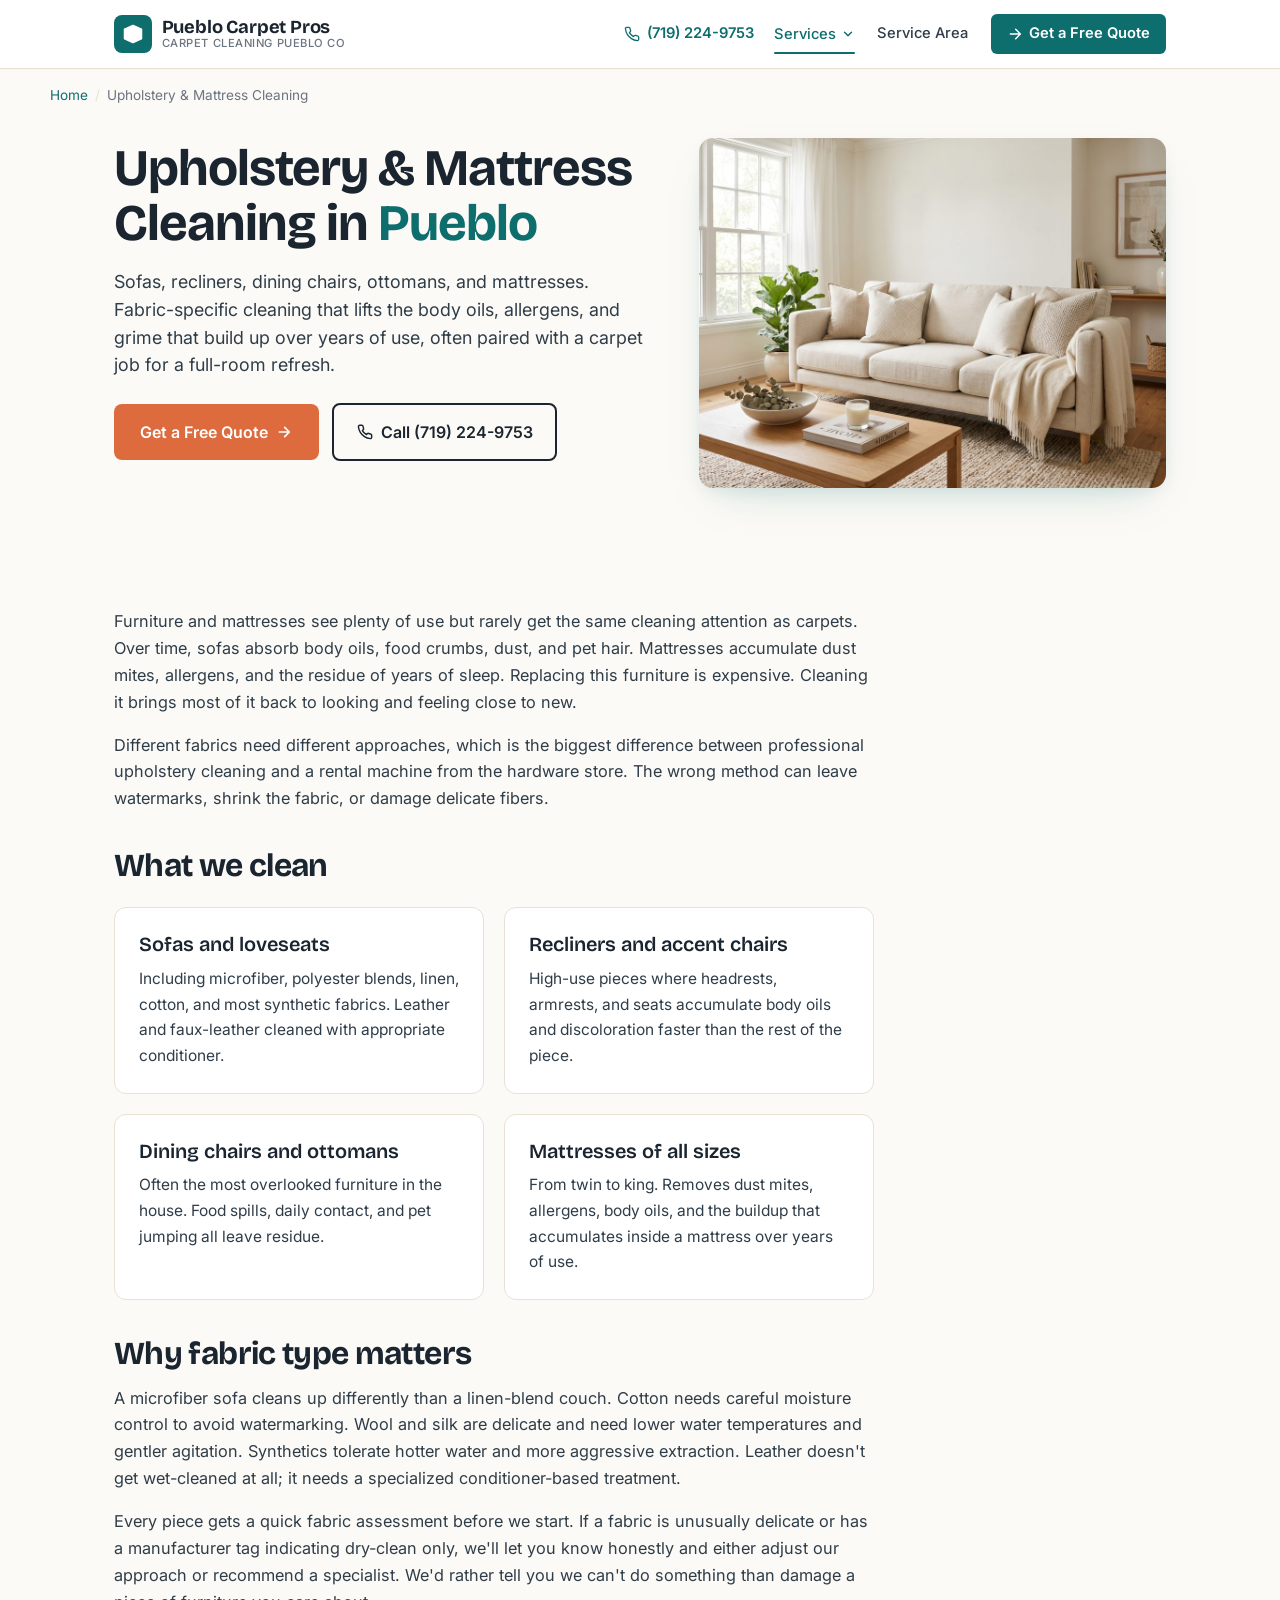
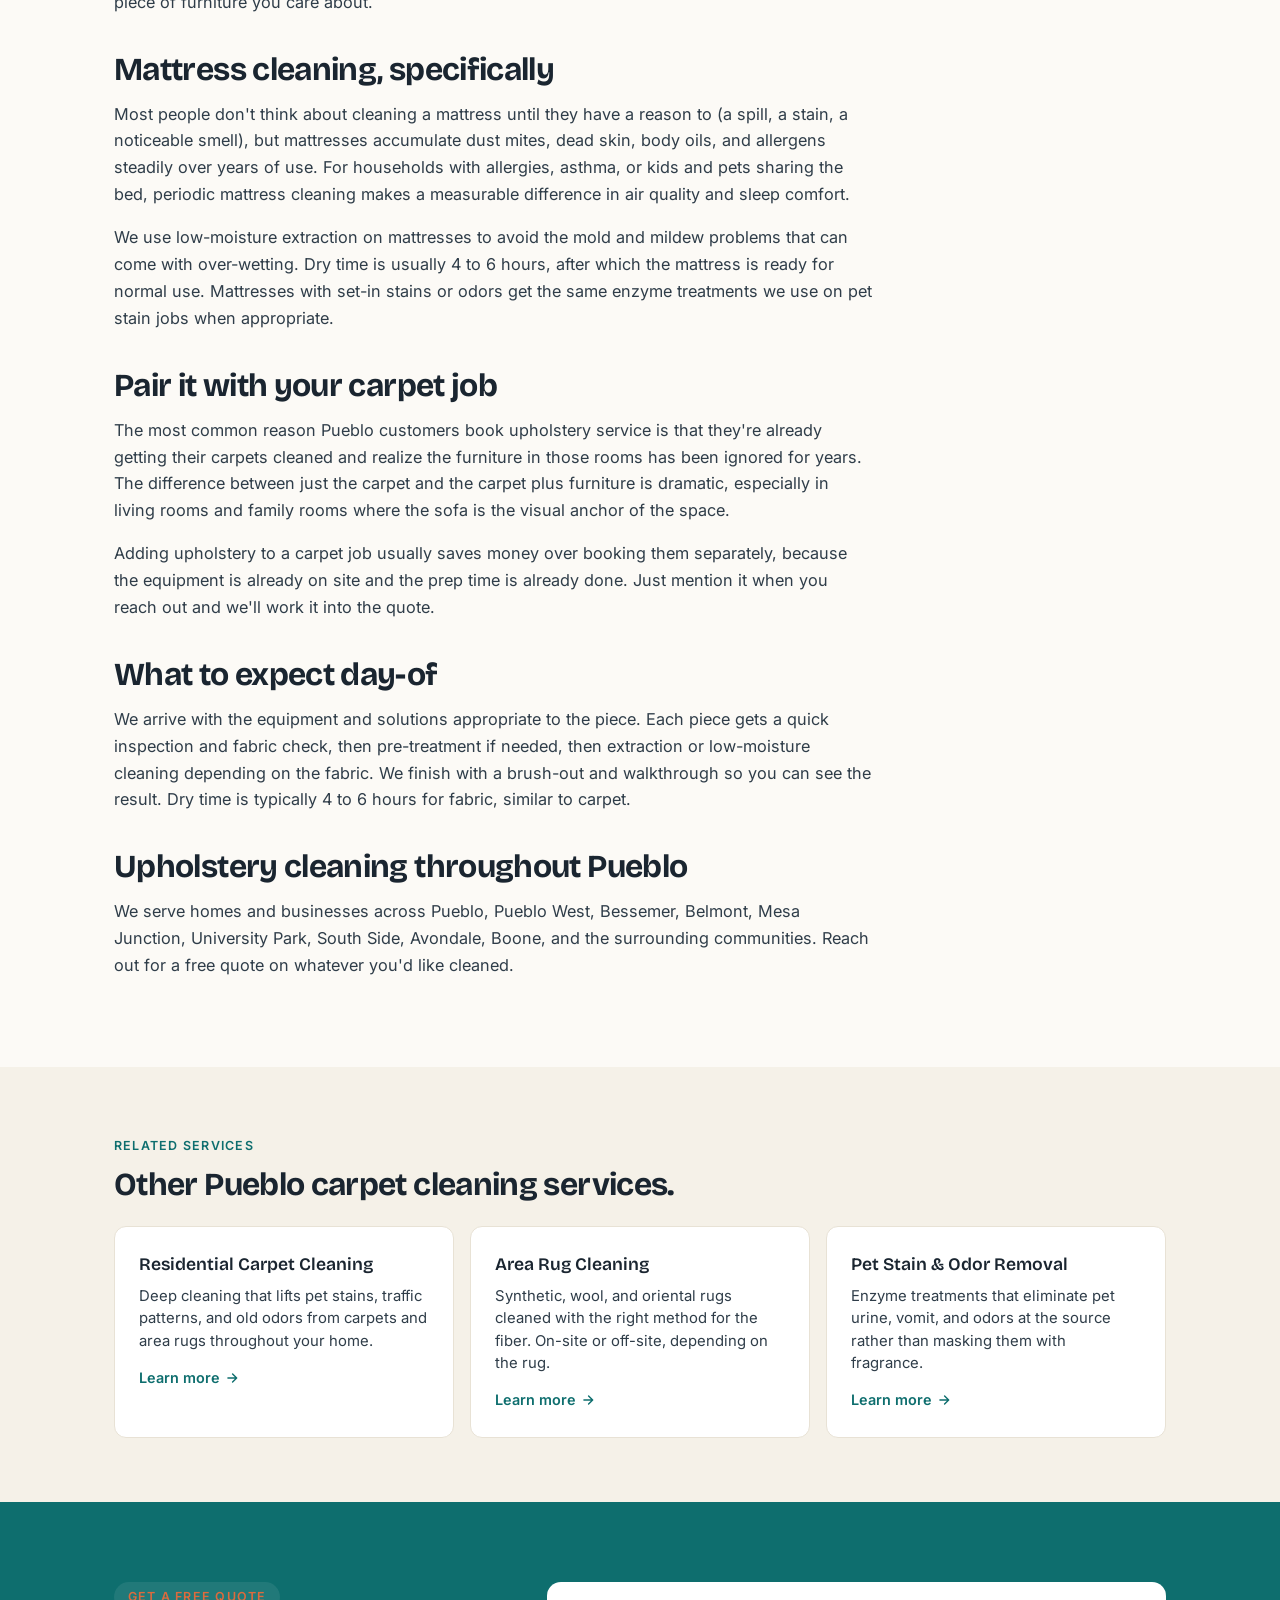
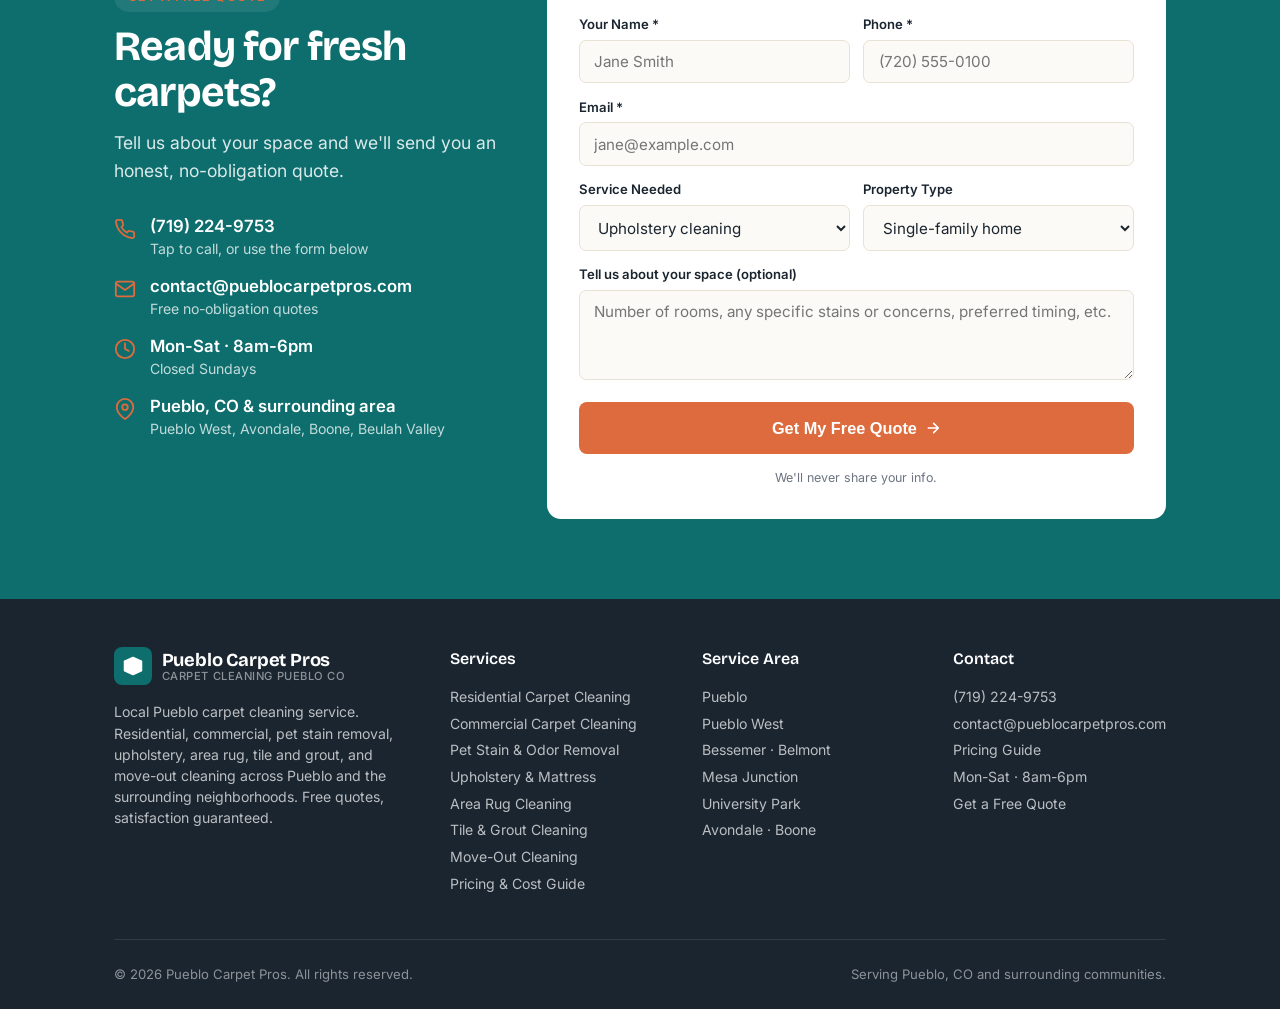
<file: upholstery-cleaning-pueblo/index.html>
<!DOCTYPE html>
<html lang="en">
<head>
<meta charset="UTF-8" />
<meta name="viewport" content="width=device-width, initial-scale=1.0" />

<script async src="https://www.googletagmanager.com/gtag/js?id=G-DEKVT06JYV"></script>
<script>
  window.dataLayer = window.dataLayer || [];
  function gtag(){dataLayer.push(arguments);}
  gtag('js', new Date());
  gtag('config', 'G-DEKVT06JYV');
</script>

<title>Upholstery Cleaning Pueblo CO | Pueblo Carpet Pros</title>
<meta name="description" content="Upholstery and mattress cleaning in Pueblo, CO. Sofas, recliners, dining chairs, and mattresses. Fabric-specific care. Free quotes. (719) 224-9753." />
<meta name="robots" content="index, follow" />
<meta name="author" content="Pueblo Carpet Pros" />
<meta name="geo.region" content="US-CO" />
<meta name="geo.placename" content="Pueblo" />
<link rel="canonical" href="https://pueblocarpetpros.com/upholstery-cleaning-pueblo/" />

<!-- Open Graph -->
<meta property="og:type" content="article" />
<meta property="og:url" content="https://pueblocarpetpros.com/upholstery-cleaning-pueblo/" />
<meta property="og:title" content="Upholstery Cleaning Pueblo CO | Pueblo Carpet Pros" />
<meta property="og:description" content="Upholstery and mattress cleaning in Pueblo, CO. Sofas, recliners, dining chairs, and mattresses. Fabric-specific care. Free quotes. (719) 224-9753." />
<meta property="og:image" content="https://pueblocarpetpros.com/images/upholstery.jpg" />
<meta property="og:locale" content="en_US" />

<!-- Twitter Card -->
<meta name="twitter:card" content="summary_large_image" />
<meta name="twitter:url" content="https://pueblocarpetpros.com/upholstery-cleaning-pueblo/" />
<meta name="twitter:title" content="Upholstery Cleaning Pueblo CO | Pueblo Carpet Pros" />
<meta name="twitter:description" content="Upholstery and mattress cleaning in Pueblo, CO. Sofas, recliners, dining chairs, and mattresses. Fabric-specific care. Free quotes. (719) 224-9753." />
<meta name="twitter:image" content="https://pueblocarpetpros.com/images/upholstery.jpg" />

<link rel="icon" type="image/svg+xml" href="data:image/svg+xml,%3Csvg xmlns='http://www.w3.org/2000/svg' viewBox='0 0 32 32'%3E%3Crect width='32' height='32' rx='6' fill='%230e6e6e'/%3E%3Cpath d='M5 11l11-5 11 5M5 11v12l11 5 11-5V11M5 11l11 5 11-5M16 16v12' fill='none' stroke='%23ffffff' stroke-width='2.5' stroke-linecap='round' stroke-linejoin='round'/%3E%3C/svg%3E" />
<link rel="preconnect" href="https://fonts.googleapis.com">
<link rel="preconnect" href="https://fonts.gstatic.com" crossorigin>
<link href="https://fonts.googleapis.com/css2?family=Bricolage+Grotesque:opsz,wght@12..96,500;12..96,600;12..96,700&family=Inter:wght@400;500;600;700&display=swap" rel="stylesheet">
<link rel="stylesheet" href="/styles.css" />

<script type="application/ld+json">
{
  "@context": "https://schema.org",
  "@type": "BreadcrumbList",
  "itemListElement": [
    {"@type": "ListItem", "position": 1, "name": "Home", "item": "https://pueblocarpetpros.com/"},
    {"@type": "ListItem", "position": 2, "name": "Upholstery & Mattress Cleaning", "item": "https://pueblocarpetpros.com/upholstery-cleaning-pueblo/"}
  ]
}
</script>

<script type="application/ld+json">
{
  "@context": "https://schema.org",
  "@type": "Service",
  "serviceType": "Upholstery & Mattress Cleaning",
  "provider": {
    "@type": "ProfessionalService",
    "name": "Pueblo Carpet Pros",
    "url": "https://pueblocarpetpros.com/",
    "telephone": "+1-719-224-9753",
    "email": "contact@pueblocarpetpros.com"
  },
  "areaServed": [
    {"@type": "City", "name": "Pueblo"},
    {"@type": "City", "name": "Pueblo West"},
    {"@type": "City", "name": "Avondale"},
    {"@type": "City", "name": "Boone"}
  ],
  "description": "Professional upholstery and mattress cleaning in Pueblo, CO. Sofas, recliners, dining chairs, and mattresses. Fabric-specific cleaning that extends the life of your furniture. Free quotes."
}
</script>

</head>
<body>

<header class="header">
  <div class="wrap">
    <a href="/" class="logo">
      <span class="logo-mark">
        <svg viewBox="0 0 24 24" fill="none" stroke="currentColor" stroke-width="2.2" stroke-linecap="round" stroke-linejoin="round"><path d="M3 7l9-4 9 4M3 7v10l9 4 9-4V7M3 7l9 4 9-4M12 11v10"/></svg>
      </span>
      <span class="logo-text">Pueblo Carpet Pros<small>Carpet Cleaning Pueblo CO</small></span>
    </a>
    <div class="header-right">
      <a href="tel:+17192249753" class="phone-link" aria-label="Call Pueblo Carpet Pros at (719) 224-9753">
        <svg viewBox="0 0 24 24" fill="none" stroke="currentColor" stroke-width="2" stroke-linecap="round" stroke-linejoin="round"><path d="M22 16.92v3a2 2 0 0 1-2.18 2 19.79 19.79 0 0 1-8.63-3.07 19.5 19.5 0 0 1-6-6 19.79 19.79 0 0 1-3.07-8.67A2 2 0 0 1 4.11 2h3a2 2 0 0 1 2 1.72 12.84 12.84 0 0 0 .7 2.81 2 2 0 0 1-.45 2.11L8.09 9.91a16 16 0 0 0 6 6l1.27-1.27a2 2 0 0 1 2.11-.45 12.84 12.84 0 0 0 2.81.7A2 2 0 0 1 22 16.92z"/></svg>
        (719) 224-9753
      </a>
      <button class="nav-toggle" aria-label="Toggle menu" aria-expanded="false" aria-controls="primary-nav">
        <svg class="nav-icon-open" viewBox="0 0 24 24" fill="none" stroke="currentColor" stroke-width="2.2" stroke-linecap="round" stroke-linejoin="round"><line x1="3" y1="6" x2="21" y2="6"/><line x1="3" y1="12" x2="21" y2="12"/><line x1="3" y1="18" x2="21" y2="18"/></svg>
        <svg class="nav-icon-close" viewBox="0 0 24 24" fill="none" stroke="currentColor" stroke-width="2.2" stroke-linecap="round" stroke-linejoin="round"><line x1="6" y1="6" x2="18" y2="18"/><line x1="6" y1="18" x2="18" y2="6"/></svg>
      </button>
      <nav class="header-nav" id="primary-nav">
        <div class="nav-dropdown">
          <button class="nav-link nav-dropdown-toggle is-active" aria-expanded="false" aria-haspopup="true">
            Services
            <svg class="nav-chevron" viewBox="0 0 24 24" fill="none" stroke="currentColor" stroke-width="2.4" stroke-linecap="round" stroke-linejoin="round"><polyline points="6 9 12 15 18 9"/></svg>
          </button>
          <div class="nav-dropdown-menu" role="menu">
          <a href="/#residential" role="menuitem" class="">Residential Carpet Cleaning</a>
          <a href="/commercial-carpet-cleaning-pueblo/" role="menuitem" class="">Commercial Carpet Cleaning</a>
          <a href="/pet-stain-removal-pueblo/" role="menuitem" class="">Pet Stain & Odor Removal</a>
          <a href="/upholstery-cleaning-pueblo/" role="menuitem" class="is-active">Upholstery & Mattress Cleaning</a>
          <a href="/area-rug-cleaning-pueblo/" role="menuitem" class="">Area Rug Cleaning</a>
          <a href="/tile-grout-cleaning-pueblo/" role="menuitem" class="">Tile & Grout Cleaning</a>
          <a href="/move-out-carpet-cleaning-pueblo/" role="menuitem" class="">Move-Out Carpet Cleaning</a>
          <div class="nav-dropdown-sep"></div>
          <a href="/carpet-cleaning-cost-pueblo/" role="menuitem" class="">Pricing & Cost Guide</a>
          </div>
        </div>
        <a href="/#service-area" class="nav-link">Service Area</a>
        <a href="#contact" class="phone-btn">
          <svg viewBox="0 0 24 24" fill="none" stroke="currentColor" stroke-width="2.2" stroke-linecap="round" stroke-linejoin="round"><path d="M5 12h14M13 5l7 7-7 7"/></svg>
          Get a Free Quote
        </a>
      </nav>
    </div>
  </div>
</header>


<div class="wrap breadcrumb">
  <a href="/">Home</a><span class="sep">/</span><span>Upholstery & Mattress Cleaning</span>
</div>


<section class="svc-hero">
  <div class="wrap">
    <div class="svc-hero-grid">
      <div>
        <h1>Upholstery &amp; Mattress Cleaning in <span>Pueblo</span></h1>
        <p class="sub">Sofas, recliners, dining chairs, ottomans, and mattresses. Fabric-specific cleaning that lifts the body oils, allergens, and grime that build up over years of use, often paired with a carpet job for a full-room refresh.</p>
        <div class="hero-ctas">
          <a href="#contact" class="btn-primary">
            Get a Free Quote
            <svg width="16" height="16" viewBox="0 0 24 24" fill="none" stroke="currentColor" stroke-width="2.5" stroke-linecap="round" stroke-linejoin="round"><path d="M5 12h14M13 5l7 7-7 7"/></svg>
          </a>
          <a href="tel:+17192249753" class="btn-secondary">
            <svg width="16" height="16" viewBox="0 0 24 24" fill="none" stroke="currentColor" stroke-width="2.2" stroke-linecap="round" stroke-linejoin="round"><path d="M22 16.92v3a2 2 0 0 1-2.18 2 19.79 19.79 0 0 1-8.63-3.07 19.5 19.5 0 0 1-6-6 19.79 19.79 0 0 1-3.07-8.67A2 2 0 0 1 4.11 2h3a2 2 0 0 1 2 1.72 12.84 12.84 0 0 0 .7 2.81 2 2 0 0 1-.45 2.11L8.09 9.91a16 16 0 0 0 6 6l1.27-1.27a2 2 0 0 1 2.11-.45 12.84 12.84 0 0 0 2.81.7A2 2 0 0 1 22 16.92z"/></svg>
            Call (719) 224-9753
          </a>
        </div>
      </div>
      <div class="svc-hero-image">
        <img src="/images/upholstery.jpg" alt="Freshly cleaned fabric sofa in a Pueblo home after professional upholstery cleaning" loading="eager" />
      </div>
    </div>
  </div>
</section>

<section>
  <div class="wrap">
    <article class="prose">
      <p>Furniture and mattresses see plenty of use but rarely get the same cleaning attention as carpets. Over time, sofas absorb body oils, food crumbs, dust, and pet hair. Mattresses accumulate dust mites, allergens, and the residue of years of sleep. Replacing this furniture is expensive. Cleaning it brings most of it back to looking and feeling close to new.</p>
      <p>Different fabrics need different approaches, which is the biggest difference between professional upholstery cleaning and a rental machine from the hardware store. The wrong method can leave watermarks, shrink the fabric, or damage delicate fibers.</p>

      <h2>What we clean</h2>
      <div class="prose-grid">
        <div class="prose-card">
          <h3>Sofas and loveseats</h3>
          <p>Including microfiber, polyester blends, linen, cotton, and most synthetic fabrics. Leather and faux-leather cleaned with appropriate conditioner.</p>
        </div>
        <div class="prose-card">
          <h3>Recliners and accent chairs</h3>
          <p>High-use pieces where headrests, armrests, and seats accumulate body oils and discoloration faster than the rest of the piece.</p>
        </div>
        <div class="prose-card">
          <h3>Dining chairs and ottomans</h3>
          <p>Often the most overlooked furniture in the house. Food spills, daily contact, and pet jumping all leave residue.</p>
        </div>
        <div class="prose-card">
          <h3>Mattresses of all sizes</h3>
          <p>From twin to king. Removes dust mites, allergens, body oils, and the buildup that accumulates inside a mattress over years of use.</p>
        </div>
      </div>

      <h2>Why fabric type matters</h2>
      <p>A microfiber sofa cleans up differently than a linen-blend couch. Cotton needs careful moisture control to avoid watermarking. Wool and silk are delicate and need lower water temperatures and gentler agitation. Synthetics tolerate hotter water and more aggressive extraction. Leather doesn't get wet-cleaned at all; it needs a specialized conditioner-based treatment.</p>
      <p>Every piece gets a quick fabric assessment before we start. If a fabric is unusually delicate or has a manufacturer tag indicating dry-clean only, we'll let you know honestly and either adjust our approach or recommend a specialist. We'd rather tell you we can't do something than damage a piece of furniture you care about.</p>

      <h2>Mattress cleaning, specifically</h2>
      <p>Most people don't think about cleaning a mattress until they have a reason to (a spill, a stain, a noticeable smell), but mattresses accumulate dust mites, dead skin, body oils, and allergens steadily over years of use. For households with allergies, asthma, or kids and pets sharing the bed, periodic mattress cleaning makes a measurable difference in air quality and sleep comfort.</p>
      <p>We use low-moisture extraction on mattresses to avoid the mold and mildew problems that can come with over-wetting. Dry time is usually 4 to 6 hours, after which the mattress is ready for normal use. Mattresses with set-in stains or odors get the same enzyme treatments we use on pet stain jobs when appropriate.</p>

      <h2>Pair it with your carpet job</h2>
      <p>The most common reason Pueblo customers book upholstery service is that they're already getting their carpets cleaned and realize the furniture in those rooms has been ignored for years. The difference between just the carpet and the carpet plus furniture is dramatic, especially in living rooms and family rooms where the sofa is the visual anchor of the space.</p>
      <p>Adding upholstery to a carpet job usually saves money over booking them separately, because the equipment is already on site and the prep time is already done. Just mention it when you reach out and we'll work it into the quote.</p>

      <h2>What to expect day-of</h2>
      <p>We arrive with the equipment and solutions appropriate to the piece. Each piece gets a quick inspection and fabric check, then pre-treatment if needed, then extraction or low-moisture cleaning depending on the fabric. We finish with a brush-out and walkthrough so you can see the result. Dry time is typically 4 to 6 hours for fabric, similar to carpet.</p>

      <h2>Upholstery cleaning throughout Pueblo</h2>
      <p>We serve homes and businesses across Pueblo, Pueblo West, Bessemer, Belmont, Mesa Junction, University Park, South Side, Avondale, Boone, and the surrounding communities. Reach out for a free quote on whatever you'd like cleaned.</p>

    </article>
  </div>
</section>

<section class="related">
  <div class="wrap">
    <span class="section-eyebrow">Related Services</span>
    <h2 style="font-size: clamp(1.5rem, 2.8vw, 2rem);">Other Pueblo carpet cleaning services.</h2>
    <div class="related-grid">
      <a class="related-card" href="/#residential">
        <h3>Residential Carpet Cleaning</h3>
        <p>Deep cleaning that lifts pet stains, traffic patterns, and old odors from carpets and area rugs throughout your home.</p>
        <span class="related-cta">Learn more <svg width="14" height="14" viewBox="0 0 24 24" fill="none" stroke="currentColor" stroke-width="2.4" stroke-linecap="round" stroke-linejoin="round"><path d="M5 12h14M13 5l7 7-7 7"/></svg></span>
      </a>
      <a class="related-card" href="/area-rug-cleaning-pueblo/">
        <h3>Area Rug Cleaning</h3>
        <p>Synthetic, wool, and oriental rugs cleaned with the right method for the fiber. On-site or off-site, depending on the rug.</p>
        <span class="related-cta">Learn more <svg width="14" height="14" viewBox="0 0 24 24" fill="none" stroke="currentColor" stroke-width="2.4" stroke-linecap="round" stroke-linejoin="round"><path d="M5 12h14M13 5l7 7-7 7"/></svg></span>
      </a>
      <a class="related-card" href="/pet-stain-removal-pueblo/">
        <h3>Pet Stain & Odor Removal</h3>
        <p>Enzyme treatments that eliminate pet urine, vomit, and odors at the source rather than masking them with fragrance.</p>
        <span class="related-cta">Learn more <svg width="14" height="14" viewBox="0 0 24 24" fill="none" stroke="currentColor" stroke-width="2.4" stroke-linecap="round" stroke-linejoin="round"><path d="M5 12h14M13 5l7 7-7 7"/></svg></span>
      </a>
    </div>
  </div>
</section>


<section id="contact" class="contact">
  <div class="wrap contact-grid">
    <div class="contact-info">
      <span class="section-eyebrow">Get a Free Quote</span>
      <h2>Ready for fresh carpets?</h2>
      <p class="section-lead">Tell us about your space and we'll send you an honest, no-obligation quote.</p>

      <div class="contact-details">
        <div class="contact-detail">
          <svg viewBox="0 0 24 24" fill="none" stroke="currentColor" stroke-width="2" stroke-linecap="round" stroke-linejoin="round"><path d="M22 16.92v3a2 2 0 0 1-2.18 2 19.79 19.79 0 0 1-8.63-3.07 19.5 19.5 0 0 1-6-6 19.79 19.79 0 0 1-3.07-8.67A2 2 0 0 1 4.11 2h3a2 2 0 0 1 2 1.72 12.84 12.84 0 0 0 .7 2.81 2 2 0 0 1-.45 2.11L8.09 9.91a16 16 0 0 0 6 6l1.27-1.27a2 2 0 0 1 2.11-.45 12.84 12.84 0 0 0 2.81.7A2 2 0 0 1 22 16.92z"/></svg>
          <div><strong><a href="tel:+17192249753" style="color:#fff;">(719) 224-9753</a></strong><span>Tap to call, or use the form below</span></div>
        </div>
        <div class="contact-detail">
          <svg viewBox="0 0 24 24" fill="none" stroke="currentColor" stroke-width="2" stroke-linecap="round" stroke-linejoin="round"><path d="M4 4h16c1.1 0 2 .9 2 2v12c0 1.1-.9 2-2 2H4c-1.1 0-2-.9-2-2V6c0-1.1.9-2 2-2z"/><polyline points="22,6 12,13 2,6"/></svg>
          <div><strong>contact@pueblocarpetpros.com</strong><span>Free no-obligation quotes</span></div>
        </div>
        <div class="contact-detail">
          <svg viewBox="0 0 24 24" fill="none" stroke="currentColor" stroke-width="2" stroke-linecap="round" stroke-linejoin="round"><circle cx="12" cy="12" r="10"/><polyline points="12 6 12 12 16 14"/></svg>
          <div><strong>Mon-Sat &middot; 8am-6pm</strong><span>Closed Sundays</span></div>
        </div>
        <div class="contact-detail">
          <svg viewBox="0 0 24 24" fill="none" stroke="currentColor" stroke-width="2" stroke-linecap="round" stroke-linejoin="round"><path d="M21 10c0 7-9 13-9 13s-9-6-9-13a9 9 0 0 1 18 0z"/><circle cx="12" cy="10" r="3"/></svg>
          <div><strong>Pueblo, CO &amp; surrounding area</strong><span>Pueblo West, Avondale, Boone, Beulah Valley</span></div>
        </div>
      </div>
    </div>

    <form class="contact-form" name="quote-request" method="POST" data-netlify="true" netlify-honeypot="bot-field">
      <input type="hidden" name="form-name" value="quote-request" />
      <p style="display:none">
        <label>Don't fill this out if you're human: <input name="bot-field" /></label>
      </p>
      <div class="form-row">
        <div class="form-field">
          <label for="name">Your Name *</label>
          <input id="name" type="text" name="name" required placeholder="Jane Smith" />
        </div>
        <div class="form-field">
          <label for="phone">Phone *</label>
          <input id="phone" type="tel" name="phone" required placeholder="(720) 555-0100" />
        </div>
      </div>
      <div class="form-row">
        <div class="form-field full">
          <label for="email">Email *</label>
          <input id="email" type="email" name="email" required placeholder="jane@example.com" />
        </div>
      </div>
      <div class="form-row">
        <div class="form-field">
          <label for="service">Service Needed</label>
          <select id="service" name="service">
            <option>Residential carpet cleaning</option>
            <option>Commercial carpet cleaning</option>
            <option>Pet stain & odor removal</option>
            <option selected>Upholstery cleaning</option>
            <option>Area rug cleaning</option>
            <option>Tile & grout cleaning</option>
            <option>Move-in / move-out</option>
            <option>Not sure / other</option>
          </select>
        </div>
        <div class="form-field">
          <label for="property">Property Type</label>
          <select id="property" name="property">
            <option>Single-family home</option>
            <option>Apartment / condo</option>
            <option>Rental property</option>
            <option>Office / business</option>
            <option>Other</option>
          </select>
        </div>
      </div>
      <div class="form-row">
        <div class="form-field full">
          <label for="notes">Tell us about your space (optional)</label>
          <textarea id="notes" name="notes" placeholder="Number of rooms, any specific stains or concerns, preferred timing, etc."></textarea>
        </div>
      </div>
      <button type="submit" class="btn-primary">
        Get My Free Quote
        <svg width="16" height="16" viewBox="0 0 24 24" fill="none" stroke="currentColor" stroke-width="2.5" stroke-linecap="round" stroke-linejoin="round"><path d="M5 12h14M13 5l7 7-7 7"/></svg>
      </button>
      <p class="form-disclaim">We'll never share your info.</p>
    </form>
  </div>
</section>


<footer>
  <div class="wrap">
    <div class="footer-grid">
      <div>
        <a href="/" class="logo">
          <span class="logo-mark"><svg viewBox="0 0 24 24" fill="none" stroke="currentColor" stroke-width="2.2" stroke-linecap="round" stroke-linejoin="round"><path d="M3 7l9-4 9 4M3 7v10l9 4 9-4V7M3 7l9 4 9-4M12 11v10"/></svg></span>
          <span class="logo-text">Pueblo Carpet Pros<small>Carpet Cleaning Pueblo CO</small></span>
        </a>
        <p style="margin-top: 1rem;">Local Pueblo carpet cleaning service. Residential, commercial, pet stain removal, upholstery, area rug, tile and grout, and move-out cleaning across Pueblo and the surrounding neighborhoods. Free quotes, satisfaction guaranteed.</p>
      </div>
      <div>
        <h4>Services</h4>
        <ul>
          <li><a href="/#residential">Residential Carpet Cleaning</a></li>
          <li><a href="/commercial-carpet-cleaning-pueblo/">Commercial Carpet Cleaning</a></li>
          <li><a href="/pet-stain-removal-pueblo/">Pet Stain &amp; Odor Removal</a></li>
          <li><a href="/upholstery-cleaning-pueblo/">Upholstery &amp; Mattress</a></li>
          <li><a href="/area-rug-cleaning-pueblo/">Area Rug Cleaning</a></li>
          <li><a href="/tile-grout-cleaning-pueblo/">Tile &amp; Grout Cleaning</a></li>
          <li><a href="/move-out-carpet-cleaning-pueblo/">Move-Out Cleaning</a></li>
          <li><a href="/carpet-cleaning-cost-pueblo/">Pricing &amp; Cost Guide</a></li>
        </ul>
      </div>
      <div>
        <h4>Service Area</h4>
        <ul>
          <li>Pueblo</li>
          <li>Pueblo West</li>
          <li>Bessemer &middot; Belmont</li>
          <li>Mesa Junction</li>
          <li>University Park</li>
          <li>Avondale &middot; Boone</li>
        </ul>
      </div>
      <div>
        <h4>Contact</h4>
        <ul>
          <li><a href="tel:+17192249753">(719) 224-9753</a></li>
          <li><a href="mailto:contact@pueblocarpetpros.com">contact@pueblocarpetpros.com</a></li>
          <li><a href="/carpet-cleaning-cost-pueblo/">Pricing Guide</a></li>
          <li>Mon-Sat &middot; 8am-6pm</li>
          <li><a href="#contact">Get a Free Quote</a></li>
        </ul>
      </div>
    </div>
    <div class="footer-bottom">
      <span>&copy; 2026 Pueblo Carpet Pros. All rights reserved.</span>
      <span>Serving Pueblo, CO and surrounding communities.</span>
    </div>
  </div>
</footer>


<script>
(function() {
  var navToggle = document.querySelector('.nav-toggle');
  var nav = document.getElementById('primary-nav');
  var dropdown = document.querySelector('.nav-dropdown');
  var dropdownToggle = document.querySelector('.nav-dropdown-toggle');

  if (navToggle && nav) {
    navToggle.addEventListener('click', function(e) {
      e.stopPropagation();
      var open = nav.classList.toggle('is-open');
      navToggle.setAttribute('aria-expanded', open ? 'true' : 'false');
    });
  }

  if (dropdown && dropdownToggle) {
    dropdownToggle.addEventListener('click', function(e) {
      e.preventDefault();
      e.stopPropagation();
      var open = dropdown.classList.toggle('is-open');
      dropdownToggle.setAttribute('aria-expanded', open ? 'true' : 'false');
    });
  }

  document.addEventListener('click', function(e) {
    if (dropdown && !e.target.closest('.nav-dropdown')) {
      dropdown.classList.remove('is-open');
      if (dropdownToggle) dropdownToggle.setAttribute('aria-expanded', 'false');
    }
    if (nav && nav.classList.contains('is-open') && !e.target.closest('#primary-nav') && !e.target.closest('.nav-toggle')) {
      nav.classList.remove('is-open');
      if (navToggle) navToggle.setAttribute('aria-expanded', 'false');
    }
  });

  document.addEventListener('keydown', function(e) {
    if (e.key === 'Escape') {
      if (dropdown) {
        dropdown.classList.remove('is-open');
        if (dropdownToggle) dropdownToggle.setAttribute('aria-expanded', 'false');
      }
      if (nav) {
        nav.classList.remove('is-open');
        if (navToggle) navToggle.setAttribute('aria-expanded', 'false');
      }
    }
  });
})();
</script>

</body>
</html>
</file>
<file: styles.css>
:root {
    --bg: #fcfaf6;
    --surface: #ffffff;
    --surface-2: #f5f1e8;
    --ink: #1a2530;
    --ink-2: #2f3d49;
    --muted: #6b7480;
    --rule: #e8e2d5;
    --rule-2: #f0ecdf;
    --brand: #0e6e6e;
    --brand-dark: #0b5757;
    --brand-tint: #d6ebe8;
    --accent: #dd6b3d;
    --accent-dark: #b9572f;
    --serif: 'Bricolage Grotesque', Georgia, serif;
    --sans: 'Inter', -apple-system, BlinkMacSystemFont, sans-serif;
  }
  * { box-sizing: border-box; margin: 0; padding: 0; }
  html { scroll-behavior: smooth; }
  body { background: var(--bg); color: var(--ink); font-family: var(--sans); font-size: 17px; line-height: 1.55; -webkit-font-smoothing: antialiased; }
  img { max-width: 100%; height: auto; display: block; }
  a { color: var(--brand); text-decoration: none; }
  a:hover { color: var(--brand-dark); }

  .wrap { max-width: 1180px; margin: 0 auto; padding: 0 5%; }

  /* HEADER */
  .header { background: var(--surface); border-bottom: 1px solid var(--rule); position: sticky; top: 0; z-index: 100; padding: 0.85rem 0; box-shadow: 0 1px 0 rgba(0,0,0,0.02); }
  .header .wrap { display: flex; align-items: center; justify-content: space-between; gap: 1rem; position: relative; }
  .logo { display: flex; align-items: center; gap: 0.6rem; flex-shrink: 0; }
  .logo-mark { width: 38px; height: 38px; background: var(--brand); display: flex; align-items: center; justify-content: center; border-radius: 8px; }
  .logo-mark svg { width: 22px; height: 22px; fill: #fff; color: #fff; }
  .logo-text { font-family: var(--serif); font-weight: 700; font-size: 1.15rem; color: var(--ink); letter-spacing: -0.01em; line-height: 1; }
  .logo-text small { display: block; font-family: var(--sans); font-weight: 500; font-size: 0.7rem; color: var(--muted); margin-top: 2px; letter-spacing: 0.05em; text-transform: uppercase; }

  .header-right { display: flex; align-items: center; gap: 1.25rem; }

  .phone-link {
    display: inline-flex;
    align-items: center;
    gap: 0.45rem;
    font-size: 0.92rem;
    font-weight: 600;
    color: var(--brand);
    text-decoration: none;
    padding: 0.3rem 0;
    white-space: nowrap;
    transition: color 0.15s ease;
  }
  .phone-link:hover { color: var(--brand-dark); }
  .phone-link svg { width: 16px; height: 16px; flex-shrink: 0; }

  .nav-toggle { display: none; background: transparent; border: none; padding: 0.4rem; cursor: pointer; color: var(--ink); border-radius: 6px; }
  .nav-toggle:hover { background: var(--surface-2); }
  .nav-toggle svg { width: 26px; height: 26px; display: block; }
  .nav-toggle .nav-icon-close { display: none; }
  .nav-toggle[aria-expanded="true"] .nav-icon-open { display: none; }
  .nav-toggle[aria-expanded="true"] .nav-icon-close { display: block; }

  .header-nav { display: flex; align-items: center; gap: 1.4rem; }
  .header-nav .nav-link {
    font-size: 0.92rem;
    color: var(--ink-2);
    font-weight: 500;
    background: transparent;
    border: none;
    padding: 0.3rem 0;
    font-family: inherit;
    cursor: pointer;
    display: inline-flex;
    align-items: center;
    gap: 0.3rem;
    position: relative;
    text-decoration: none;
  }
  .header-nav .nav-link:hover { color: var(--brand); }
  .header-nav .nav-link.is-active { color: var(--brand); }
  .header-nav .nav-link.is-active::after {
    content: '';
    position: absolute;
    left: 0; right: 0;
    bottom: -6px;
    height: 2px;
    background: var(--brand);
    border-radius: 2px;
  }

  /* Services dropdown — click-to-open, right-aligned to the Services button */
  .nav-dropdown { position: relative; }
  .nav-chevron { width: 14px; height: 14px; transition: transform 0.2s ease; }
  .nav-dropdown-toggle[aria-expanded="true"] .nav-chevron { transform: rotate(180deg); }
  .nav-dropdown-menu {
    position: absolute;
    top: calc(100% + 1rem);
    right: -0.5rem;
    left: auto;
    min-width: 290px;
    background: var(--surface);
    border: 1px solid var(--rule);
    border-radius: 12px;
    box-shadow: 0 22px 45px -14px rgba(14, 110, 110, 0.22), 0 4px 18px -6px rgba(0,0,0,0.07);
    padding: 0.5rem;
    opacity: 0;
    visibility: hidden;
    transform: translateY(-8px);
    transition: opacity 0.16s ease, visibility 0.16s ease, transform 0.18s ease;
    z-index: 110;
  }
  .nav-dropdown-menu::before {
    content: '';
    position: absolute;
    top: -6px;
    right: 1.5rem;
    width: 12px;
    height: 12px;
    background: var(--surface);
    border-top: 1px solid var(--rule);
    border-left: 1px solid var(--rule);
    transform: rotate(45deg);
  }
  .nav-dropdown.is-open .nav-dropdown-menu {
    opacity: 1;
    visibility: visible;
    transform: translateY(0);
  }
  .nav-dropdown-menu a {
    display: block;
    padding: 0.65rem 0.95rem;
    font-size: 0.93rem;
    color: var(--ink-2);
    border-radius: 7px;
    font-weight: 500;
    text-decoration: none;
    line-height: 1.35;
  }
  .nav-dropdown-menu a:hover { background: var(--brand-tint); color: var(--brand-dark); }
  .nav-dropdown-menu a.is-active { background: var(--brand-tint); color: var(--brand-dark); }
  .nav-dropdown-sep { height: 1px; background: var(--rule); margin: 0.4rem 0.5rem; }

  .phone-btn { background: var(--brand); color: #fff !important; padding: 0.55rem 1rem; font-weight: 600; font-size: 0.92rem; border-radius: 6px; display: inline-flex; align-items: center; gap: 0.4rem; text-decoration: none; border: none; cursor: pointer; }
  .phone-btn:hover { background: var(--brand-dark); color: #fff !important; }
  .phone-btn svg { width: 16px; height: 16px; }

  @media (max-width: 860px) {
    .nav-toggle { display: inline-flex; align-items: center; justify-content: center; }
    .header-right { gap: 0.65rem; }
    .phone-link { font-size: 0.95rem; }
    .header-nav {
      position: absolute;
      top: 100%;
      left: 0;
      right: 0;
      background: var(--surface);
      border-bottom: 1px solid var(--rule);
      box-shadow: 0 14px 30px -12px rgba(0,0,0,0.1);
      flex-direction: column;
      align-items: stretch;
      gap: 0;
      padding: 0.5rem 5%;
      display: none;
      z-index: 99;
    }
    .header-nav.is-open { display: flex; }
    .header-nav .nav-link {
      padding: 0.85rem 0.5rem;
      font-size: 1rem;
      width: 100%;
      justify-content: space-between;
      border-radius: 7px;
    }
    .header-nav .nav-link:hover { background: var(--surface-2); }
    .header-nav .nav-link.is-active::after { display: none; }
    .header-nav .nav-link.is-active { background: var(--brand-tint); }
    .nav-dropdown { width: 100%; }
    .nav-dropdown-menu {
      position: static;
      min-width: 0;
      background: transparent;
      border: none;
      box-shadow: none;
      padding: 0.1rem 0 0.4rem 0.6rem;
      margin-bottom: 0.1rem;
      opacity: 1;
      visibility: visible;
      transform: none;
      display: none;
    }
    .nav-dropdown.is-open .nav-dropdown-menu { display: block; }
    .nav-dropdown-menu::before { display: none; }
    .nav-dropdown-menu a { padding: 0.65rem 0.85rem; font-size: 0.95rem; }
    .nav-dropdown-sep { margin: 0.3rem 0.85rem; }
    .phone-btn { justify-content: center; width: 100%; margin-top: 0.4rem; padding: 0.85rem 1rem; }
  }

  /* HERO */
  .hero { padding: 2.75rem 0 2rem; position: relative; overflow: hidden; }
  .hero-grid { display: grid; grid-template-columns: 1.1fr 1fr; gap: 3rem; align-items: center; }
  @media (max-width: 820px) { .hero-grid { grid-template-columns: 1fr; gap: 2rem; } }
  .hero-eyebrow { display: inline-block; font-size: 0.78rem; font-weight: 600; color: var(--brand); letter-spacing: 0.1em; text-transform: uppercase; background: var(--brand-tint); padding: 0.35rem 0.85rem; border-radius: 999px; margin-bottom: 1.25rem; }
  .hero h1 { font-family: var(--serif); font-weight: 700; font-size: clamp(2.2rem, 5vw, 3.6rem); line-height: 1.05; letter-spacing: -0.025em; color: var(--ink); margin-bottom: 1.1rem; }
  .hero h1 span { color: var(--brand); }
  .hero .sub { font-size: 1.18rem; color: var(--ink-2); line-height: 1.55; margin-bottom: 1.75rem; max-width: 540px; }
  .hero-ctas { display: flex; flex-wrap: wrap; gap: 0.85rem; align-items: center; margin-bottom: 1.5rem; }
  .btn-primary { background: var(--accent); color: #fff; padding: 0.95rem 1.65rem; font-weight: 600; font-size: 1rem; border-radius: 8px; border: none; cursor: pointer; transition: background 0.15s; display: inline-flex; align-items: center; gap: 0.5rem; }
  .btn-primary:hover { background: var(--accent-dark); color: #fff; }
  .btn-secondary { background: transparent; color: var(--ink); padding: 0.9rem 1.4rem; font-weight: 600; font-size: 1rem; border: 2px solid var(--ink); border-radius: 8px; display: inline-flex; align-items: center; gap: 0.5rem; }
  .btn-secondary:hover { background: var(--ink); color: #fff; }
  .hero-trust { display: flex; gap: 1.5rem; flex-wrap: wrap; font-size: 0.88rem; color: var(--muted); }
  .hero-trust span { display: inline-flex; align-items: center; gap: 0.4rem; }
  .hero-trust svg { width: 16px; height: 16px; color: var(--brand); }
  .hero-image { border-radius: 14px; overflow: hidden; box-shadow: 0 20px 50px -20px rgba(14, 110, 110, 0.25), 0 6px 20px -6px rgba(14, 110, 110, 0.15); }
  .hero-image img { width: 100%; aspect-ratio: 16/10; object-fit: cover; }

  /* SECTION COMMON */
  section { padding: 4.5rem 0; }
  .section-eyebrow { display: inline-block; font-size: 0.78rem; font-weight: 600; color: var(--brand); letter-spacing: 0.1em; text-transform: uppercase; margin-bottom: 0.75rem; }
  h2 { font-family: var(--serif); font-weight: 700; font-size: clamp(1.8rem, 3.5vw, 2.6rem); line-height: 1.1; letter-spacing: -0.02em; color: var(--ink); margin-bottom: 0.85rem; }
  .section-lead { font-size: 1.1rem; color: var(--ink-2); max-width: 720px; line-height: 1.55; margin-bottom: 2rem; }

  /* HERO SERVICES STRIP (visual showcase of services below the hero) */
  .hero-services { padding: 0 0 3rem; background: var(--bg); }
  .hsv-grid { display: grid; grid-template-columns: repeat(6, 1fr); gap: 0.85rem; }
  @media (max-width: 980px) { .hsv-grid { grid-template-columns: repeat(3, 1fr); gap: 0.75rem; } }
  @media (max-width: 540px) { .hsv-grid { grid-template-columns: repeat(2, 1fr); } }
  .hsv-card {
    display: block;
    text-decoration: none;
    color: inherit;
    border-radius: 12px;
    overflow: hidden;
    border: 1px solid var(--rule);
    background: var(--surface);
    transition: transform 0.2s ease, box-shadow 0.2s ease, border-color 0.2s ease;
  }
  .hsv-card:hover {
    transform: translateY(-3px);
    border-color: var(--brand);
    box-shadow: 0 14px 28px -12px rgba(14, 110, 110, 0.2);
    color: inherit;
  }
  .hsv-img { aspect-ratio: 4/3; overflow: hidden; background: var(--surface-2); }
  .hsv-img img { width: 100%; height: 100%; object-fit: cover; transition: transform 0.45s ease; display: block; }
  .hsv-card:hover .hsv-img img { transform: scale(1.06); }
  .hsv-name {
    display: block;
    padding: 0.7rem 0.6rem 0.75rem;
    font-family: var(--serif);
    font-weight: 600;
    font-size: 0.92rem;
    color: var(--ink);
    text-align: center;
    line-height: 1.25;
  }
  .hsv-card:hover .hsv-name { color: var(--brand); }

  /* TRUST BAR */
  .trust-bar { background: var(--surface); border-top: 1px solid var(--rule); border-bottom: 1px solid var(--rule); padding: 1.25rem 0; }
  .trust-bar-grid { display: grid; grid-template-columns: repeat(4, 1fr); gap: 1.5rem; align-items: center; }
  @media (max-width: 720px) { .trust-bar-grid { grid-template-columns: repeat(2, 1fr); gap: 1rem; } }
  .trust-item { display: flex; align-items: center; gap: 0.65rem; }
  .trust-item svg { width: 24px; height: 24px; color: var(--brand); flex-shrink: 0; }
  .trust-item div { line-height: 1.3; }
  .trust-item strong { display: block; font-size: 0.92rem; color: var(--ink); font-weight: 600; }
  .trust-item small { display: block; font-size: 0.78rem; color: var(--muted); }

  /* SERVICES */
  .services-grid { display: grid; grid-template-columns: repeat(3, 1fr); gap: 1.25rem; margin-top: 2rem; }
  @media (max-width: 980px) { .services-grid { grid-template-columns: repeat(2, 1fr); } }
  @media (max-width: 580px) { .services-grid { grid-template-columns: 1fr; } }
  .service-card { background: var(--surface); border: 1px solid var(--rule); border-radius: 14px; padding: 2rem 1.85rem; transition: border-color 0.15s, box-shadow 0.15s; }
  .service-card:hover { border-color: var(--brand); box-shadow: 0 10px 30px -10px rgba(14, 110, 110, 0.15); }
  .service-icon { width: 48px; height: 48px; background: var(--brand-tint); border-radius: 10px; display: flex; align-items: center; justify-content: center; margin-bottom: 1rem; }
  .service-icon svg { width: 26px; height: 26px; color: var(--brand); }
  .service-card h3 { font-family: var(--serif); font-weight: 600; font-size: 1.3rem; color: var(--ink); margin-bottom: 0.5rem; line-height: 1.2; }
  .service-card p { font-size: 0.97rem; color: var(--ink-2); line-height: 1.55; margin-bottom: 0.85rem; }
  .service-card .price { font-size: 0.85rem; color: var(--muted); font-weight: 500; }
  .service-card .price strong { color: var(--brand); font-weight: 700; }

  /* SERVICE DETAIL (long-form sections with images) */
  .service-details { background: var(--bg); }
  .service-detail { display: grid; grid-template-columns: 1fr 1fr; gap: 3rem; align-items: center; margin-bottom: 4rem; }
  .service-detail:last-of-type { margin-bottom: 0; }
  .service-detail.flipped .sd-image { order: 2; }
  .service-detail.flipped .sd-content { order: 1; }
  .sd-image { border-radius: 14px; overflow: hidden; box-shadow: 0 15px 40px -15px rgba(14, 110, 110, 0.2); }
  .sd-image img { width: 100%; aspect-ratio: 4/3; object-fit: cover; display: block; }
  .sd-content .sd-eyebrow { display: inline-block; font-size: 0.72rem; font-weight: 600; color: var(--brand); letter-spacing: 0.1em; text-transform: uppercase; background: var(--brand-tint); padding: 0.3rem 0.75rem; border-radius: 999px; margin-bottom: 0.85rem; }
  .sd-content h3 { font-family: var(--serif); font-weight: 700; font-size: 1.7rem; color: var(--ink); margin-bottom: 1rem; line-height: 1.15; letter-spacing: -0.01em; }
  .sd-content p { font-size: 1rem; line-height: 1.65; margin-bottom: 0.9rem; color: var(--ink-2); }
  .sd-content .sd-cta { margin-top: 1.25rem; display: inline-flex; align-items: center; gap: 0.4rem; color: var(--brand); font-weight: 600; font-size: 0.95rem; }
  .sd-content .sd-cta:hover { color: var(--accent); }
  .sd-content .sd-cta svg { width: 14px; height: 14px; transition: transform 0.15s; }
  .sd-content .sd-cta:hover svg { transform: translateX(2px); }
  @media (max-width: 820px) {
    .service-detail, .service-detail.flipped { grid-template-columns: 1fr; gap: 1.5rem; margin-bottom: 3rem; }
    .service-detail.flipped .sd-image, .service-detail.flipped .sd-content { order: initial; }
  }

  /* WHY US */
  .why-us { background: var(--surface-2); }
  .why-grid { display: grid; grid-template-columns: repeat(3, 1fr); gap: 1.25rem; margin-top: 2rem; }
  @media (max-width: 720px) { .why-grid { grid-template-columns: 1fr; } }
  .why-item { background: var(--surface); padding: 1.5rem; border-radius: 12px; border-left: 3px solid var(--brand); }
  .why-item h4 { font-family: var(--serif); font-weight: 600; font-size: 1.05rem; color: var(--ink); margin-bottom: 0.35rem; }
  .why-item p { font-size: 0.92rem; color: var(--ink-2); line-height: 1.5; }

  /* HOW IT WORKS */
  .steps-grid { display: grid; grid-template-columns: repeat(3, 1fr); gap: 1.25rem; margin-top: 2.5rem; position: relative; }
  @media (max-width: 720px) { .steps-grid { grid-template-columns: 1fr; } }
  .steps-grid-4 { display: grid; grid-template-columns: repeat(4, 1fr); gap: 1rem; margin-top: 2.5rem; }
  @media (max-width: 980px) { .steps-grid-4 { grid-template-columns: repeat(2, 1fr); gap: 1.25rem; } }
  @media (max-width: 520px) { .steps-grid-4 { grid-template-columns: 1fr; } }
  .step { background: var(--surface); border: 1px solid var(--rule); border-radius: 14px; padding: 2rem 1.75rem; position: relative; }
  .step-num { position: absolute; top: -18px; left: 1.75rem; background: var(--brand); color: #fff; width: 36px; height: 36px; border-radius: 50%; display: flex; align-items: center; justify-content: center; font-family: var(--serif); font-weight: 700; font-size: 1.05rem; }
  .step h4 { font-family: var(--serif); font-weight: 600; font-size: 1.25rem; color: var(--ink); margin: 0.5rem 0 0.6rem; }
  .step p { font-size: 0.97rem; color: var(--ink-2); line-height: 1.55; }

  /* PRICING */
  .pricing-table { background: var(--surface); border: 1px solid var(--rule); border-radius: 14px; overflow: hidden; margin-top: 2rem; }
  .pricing-row { display: grid; grid-template-columns: 1fr auto; padding: 1.15rem 1.75rem; border-bottom: 1px solid var(--rule-2); align-items: center; gap: 1rem; }
  .pricing-row:last-of-type { border-bottom: none; }
  .pricing-row .item { font-weight: 500; color: var(--ink); font-size: 1rem; }
  .pricing-row .item small { display: block; color: var(--muted); font-size: 0.82rem; font-weight: 400; margin-top: 2px; }
  .pricing-row .price-val { font-family: var(--serif); font-weight: 700; color: var(--brand); font-size: 1.2rem; }
  .pricing-row .price-val small { font-size: 0.7rem; color: var(--muted); font-weight: 500; margin-right: 4px; }
  .pricing-note { background: var(--brand-tint); padding: 1.15rem 1.75rem; font-size: 0.92rem; color: var(--ink-2); }
  .pricing-note strong { color: var(--brand-dark); }

  /* SERVICE AREA */
  .area-grid { display: grid; grid-template-columns: 1.3fr 1fr; gap: 2.5rem; align-items: start; margin-top: 2rem; }
  @media (max-width: 720px) { .area-grid { grid-template-columns: 1fr; gap: 1.5rem; } }
  .area-list { background: var(--surface); border: 1px solid var(--rule); border-radius: 14px; padding: 2rem; }
  .area-list h3 { font-family: var(--serif); font-weight: 600; font-size: 1.1rem; color: var(--ink); margin-bottom: 1rem; }
  .area-list ul { list-style: none; display: grid; grid-template-columns: 1fr 1fr; gap: 0.5rem 1rem; }
  .area-list ul li { display: flex; align-items: center; gap: 0.4rem; font-size: 0.94rem; color: var(--ink-2); }
  .area-list ul li::before { content: ''; width: 6px; height: 6px; background: var(--brand); border-radius: 50%; flex-shrink: 0; }

  /* TESTIMONIALS */
  .testimonials { background: var(--surface-2); }
  .test-grid { display: grid; grid-template-columns: repeat(3, 1fr); gap: 1.25rem; margin-top: 2.5rem; }
  @media (max-width: 820px) { .test-grid { grid-template-columns: 1fr; } }
  .test-card { background: var(--surface); padding: 1.75rem; border-radius: 12px; border-top: 3px solid var(--accent); }
  .test-stars { color: var(--accent); font-size: 1rem; letter-spacing: 2px; margin-bottom: 0.85rem; }
  .test-quote { font-family: var(--serif); font-weight: 500; font-size: 1.05rem; line-height: 1.45; color: var(--ink); margin-bottom: 1rem; }
  .test-quote::before { content: '"'; color: var(--brand); }
  .test-quote::after { content: '"'; color: var(--brand); }
  .test-author { font-size: 0.85rem; color: var(--muted); font-weight: 500; }

  /* FAQ */
  .faq-list { margin-top: 2rem; max-width: 820px; }
  .faq-item { background: var(--surface); border: 1px solid var(--rule); border-radius: 10px; margin-bottom: 0.65rem; overflow: hidden; }
  .faq-q { padding: 1.15rem 1.5rem; font-weight: 600; font-size: 1.02rem; color: var(--ink); cursor: pointer; list-style: none; display: flex; justify-content: space-between; align-items: center; gap: 1rem; }
  .faq-q::after { content: '+'; font-family: var(--serif); font-weight: 700; font-size: 1.5rem; color: var(--brand); transition: transform 0.2s; }
  details[open] .faq-q::after { transform: rotate(45deg); }
  .faq-a { padding: 0 1.5rem 1.25rem; color: var(--ink-2); line-height: 1.6; font-size: 0.97rem; }

  /* CONTACT */
  .contact { background: var(--brand); color: #fff; padding: 5rem 0; }
  .contact-grid { display: grid; grid-template-columns: 1fr 1.1fr; gap: 3rem; align-items: start; }
  @media (max-width: 820px) { .contact-grid { grid-template-columns: 1fr; gap: 2rem; } }
  .contact-info .section-eyebrow { color: var(--accent); background: rgba(255,255,255,0.08); padding: 0.35rem 0.85rem; border-radius: 999px; }
  .contact-info h2 { color: #fff; }
  .contact-info .section-lead { color: rgba(255,255,255,0.85); }
  .contact-details { margin-top: 1.5rem; }
  .contact-detail { display: flex; align-items: start; gap: 0.85rem; margin-bottom: 1rem; }
  .contact-detail svg { width: 22px; height: 22px; color: var(--accent); flex-shrink: 0; margin-top: 2px; }
  .contact-detail strong { display: block; font-size: 1.05rem; font-weight: 600; color: #fff; line-height: 1.2; }
  .contact-detail span { display: block; font-size: 0.88rem; color: rgba(255,255,255,0.75); margin-top: 2px; }
  .contact-form { background: var(--surface); padding: 2rem; border-radius: 14px; }
  .form-row { display: grid; grid-template-columns: 1fr 1fr; gap: 0.85rem; margin-bottom: 0.85rem; }
  @media (max-width: 520px) { .form-row { grid-template-columns: 1fr; } }
  .form-field { display: flex; flex-direction: column; gap: 0.35rem; }
  .form-field.full { grid-column: 1 / -1; }
  .form-field label { font-size: 0.82rem; font-weight: 600; color: var(--ink); }
  .form-field input, .form-field select, .form-field textarea { padding: 0.7rem 0.9rem; border: 1px solid var(--rule); border-radius: 7px; font-family: var(--sans); font-size: 0.95rem; color: var(--ink); background: var(--bg); }
  .form-field input:focus, .form-field select:focus, .form-field textarea:focus { outline: none; border-color: var(--brand); }
  .form-field textarea { min-height: 90px; resize: vertical; }
  .contact-form .btn-primary { width: 100%; justify-content: center; margin-top: 0.5rem; padding: 1.05rem; font-size: 1.02rem; }
  .form-disclaim { font-size: 0.78rem; color: var(--muted); text-align: center; margin-top: 0.85rem; }

  /* FOOTER */
  footer { background: var(--ink); color: #fff; padding: 3rem 0 1.5rem; }
  .footer-grid { display: grid; grid-template-columns: 1.4fr 1fr 1fr 1fr; gap: 2.5rem; margin-bottom: 2.5rem; }
  @media (max-width: 720px) { .footer-grid { grid-template-columns: 1fr 1fr; gap: 1.5rem; } }
  @media (max-width: 480px) { .footer-grid { grid-template-columns: 1fr; } }
  footer h4 { font-family: var(--serif); font-weight: 600; font-size: 1rem; color: #fff; margin-bottom: 0.85rem; }
  footer p, footer li { font-size: 0.88rem; color: rgba(255,255,255,0.7); line-height: 1.5; }
  footer ul { list-style: none; }
  footer ul li { margin-bottom: 0.35rem; }
  footer ul li a { color: rgba(255,255,255,0.7); }
  footer ul li a:hover { color: var(--accent); }
  footer .logo-text { color: #fff; }
  footer .logo-text small { color: rgba(255,255,255,0.5); }
  footer .footer-bottom { padding-top: 1.5rem; border-top: 1px solid rgba(255,255,255,0.1); display: flex; justify-content: space-between; flex-wrap: wrap; gap: 1rem; font-size: 0.82rem; color: rgba(255,255,255,0.5); }

  /* HELPER */
  .center { text-align: center; }
  .text-center-section { text-align: center; }
  .text-center-section .section-lead { margin-left: auto; margin-right: auto; }

  /* BREADCRUMB (service + cost sub-pages) */
  .breadcrumb { padding: 1rem 0 0; font-size: 0.85rem; color: var(--muted); }
  .breadcrumb a { color: var(--brand); }
  .breadcrumb a:hover { color: var(--brand-dark); }
  .breadcrumb span.sep { margin: 0 0.45rem; color: var(--rule); }

  /* SERVICE PAGE HERO (compact, image-on-right) */
  .svc-hero { padding: 2rem 0 3rem; }
  .svc-hero-grid { display: grid; grid-template-columns: 1.15fr 1fr; gap: 3rem; align-items: center; }
  @media (max-width: 820px) { .svc-hero-grid { grid-template-columns: 1fr; gap: 2rem; } }
  .svc-hero h1 { font-family: var(--serif); font-weight: 700; font-size: clamp(2rem, 4.5vw, 3.2rem); line-height: 1.08; letter-spacing: -0.02em; color: var(--ink); margin-bottom: 1.05rem; }
  .svc-hero h1 span { color: var(--brand); }
  .svc-hero .sub { font-size: 1.12rem; color: var(--ink-2); line-height: 1.55; margin-bottom: 1.5rem; max-width: 540px; }
  .svc-hero-image { border-radius: 14px; overflow: hidden; box-shadow: 0 18px 45px -18px rgba(14, 110, 110, 0.22), 0 6px 18px -6px rgba(14, 110, 110, 0.12); }
  .svc-hero-image img { width: 100%; aspect-ratio: 4/3; object-fit: cover; }

  /* PROSE BLOCKS (long-form content for service pages) */
  .prose { max-width: 760px; }
  .prose h2 { margin-top: 2.25rem; margin-bottom: 0.85rem; font-size: clamp(1.55rem, 3vw, 2rem); }
  .prose h3 { font-family: var(--serif); font-weight: 600; font-size: 1.25rem; color: var(--ink); margin-top: 1.65rem; margin-bottom: 0.55rem; line-height: 1.25; }
  .prose p { font-size: 1.02rem; color: var(--ink-2); line-height: 1.65; margin-bottom: 1rem; }
  .prose ul { margin: 0 0 1rem 1.2rem; }
  .prose ul li { font-size: 1rem; color: var(--ink-2); line-height: 1.6; margin-bottom: 0.4rem; }
  .prose-grid { display: grid; grid-template-columns: 1fr 1fr; gap: 1.25rem; margin-top: 1.5rem; }
  @media (max-width: 720px) { .prose-grid { grid-template-columns: 1fr; } }
  .prose-card { background: var(--surface); border: 1px solid var(--rule); border-radius: 12px; padding: 1.5rem; }
  .prose-card h3 { margin-top: 0; }
  .prose-card p { margin-bottom: 0; font-size: 0.97rem; }

  /* RELATED SERVICES BLOCK */
  .related { background: var(--surface-2); padding: 4rem 0; }
  .related-grid { display: grid; grid-template-columns: repeat(3, 1fr); gap: 1rem; margin-top: 1.5rem; }
  @media (max-width: 820px) { .related-grid { grid-template-columns: 1fr; } }
  .related-card { background: var(--surface); border: 1px solid var(--rule); border-radius: 12px; padding: 1.5rem; transition: border-color 0.15s, transform 0.15s; display: block; color: inherit; text-decoration: none; }
  .related-card:hover { border-color: var(--brand); transform: translateY(-2px); color: inherit; }
  .related-card h3 { font-family: var(--serif); font-weight: 600; font-size: 1.1rem; color: var(--ink); margin-bottom: 0.4rem; }
  .related-card p { font-size: 0.93rem; color: var(--ink-2); line-height: 1.5; margin-bottom: 0.75rem; }
  .related-card .related-cta { color: var(--brand); font-size: 0.9rem; font-weight: 600; display: inline-flex; align-items: center; gap: 0.3rem; }
  .related-card:hover .related-cta { color: var(--accent); }

  /* CALLOUT (highlight box for key info) */
  .callout { background: var(--brand-tint); border-left: 3px solid var(--brand); padding: 1.15rem 1.4rem; border-radius: 8px; margin: 1.5rem 0; }
  .callout p { margin-bottom: 0; color: var(--ink); font-size: 0.97rem; }
  .callout strong { color: var(--brand-dark); }
</file>
